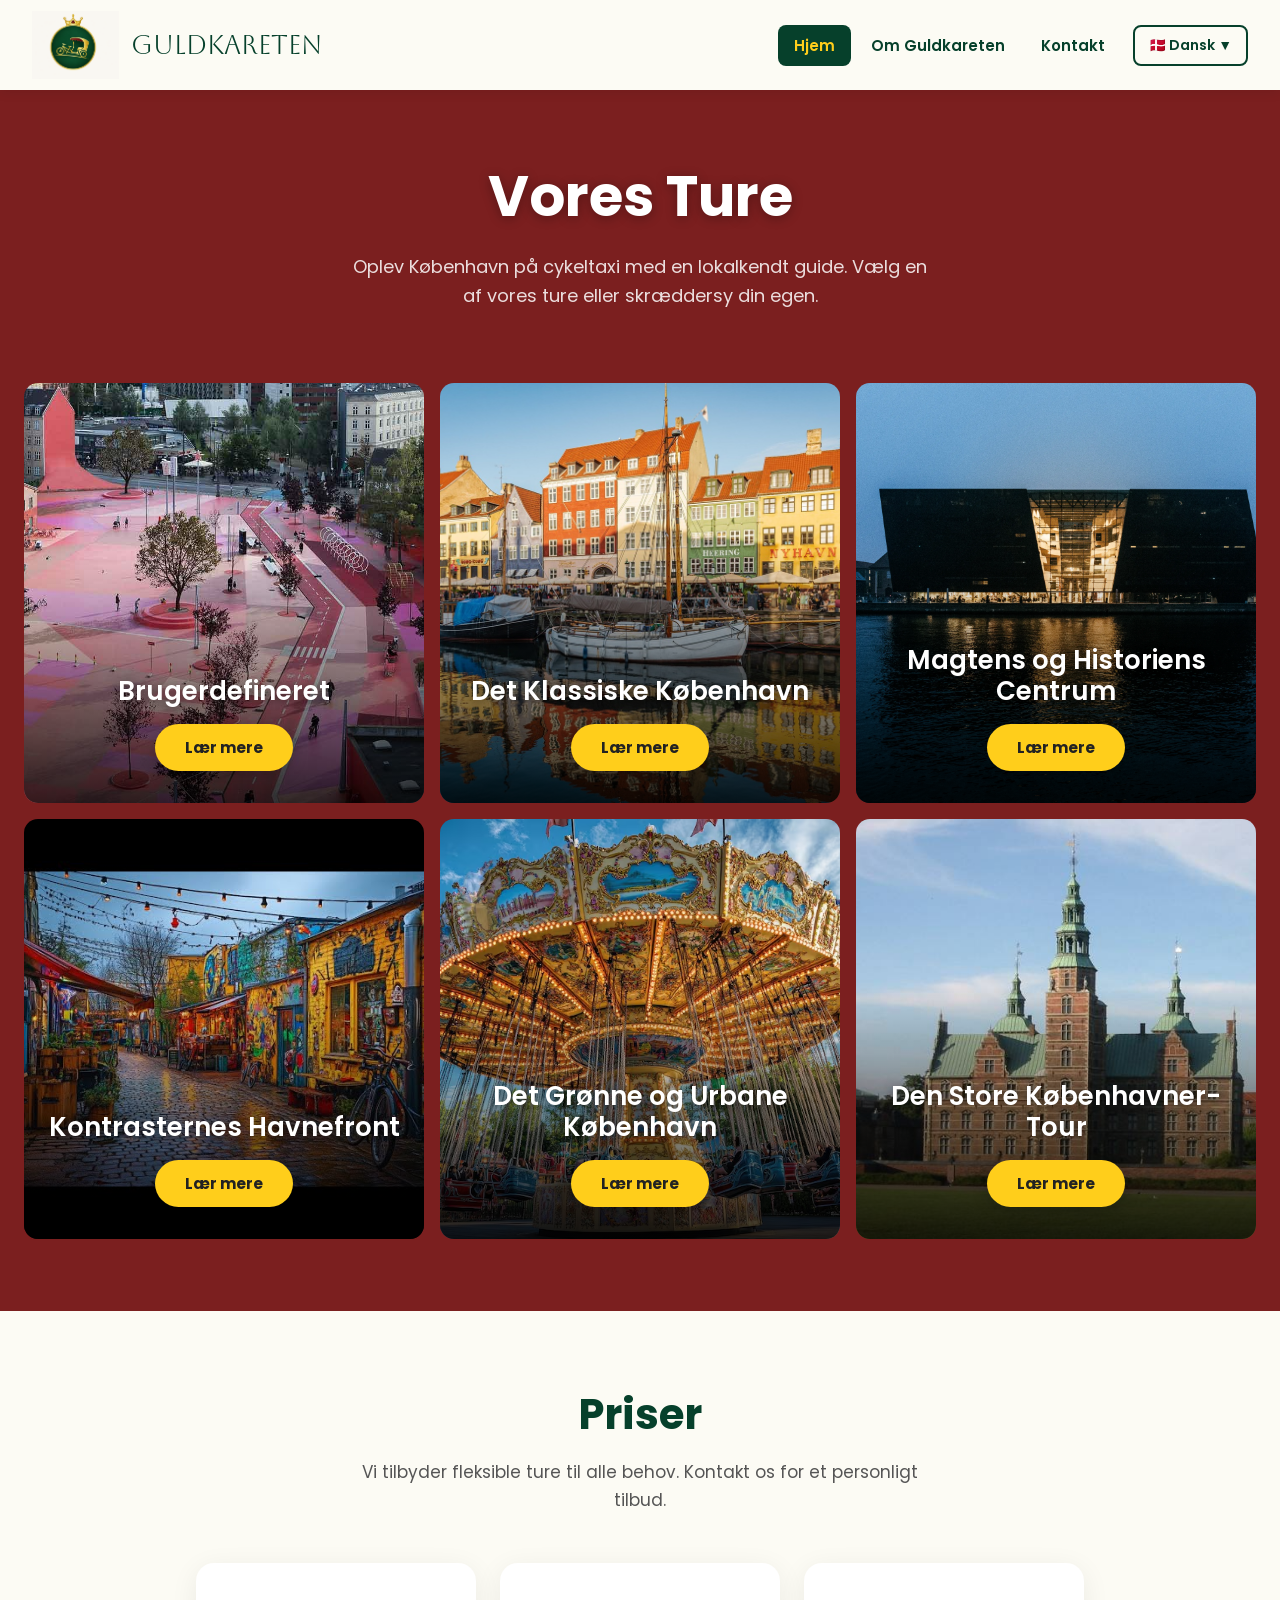
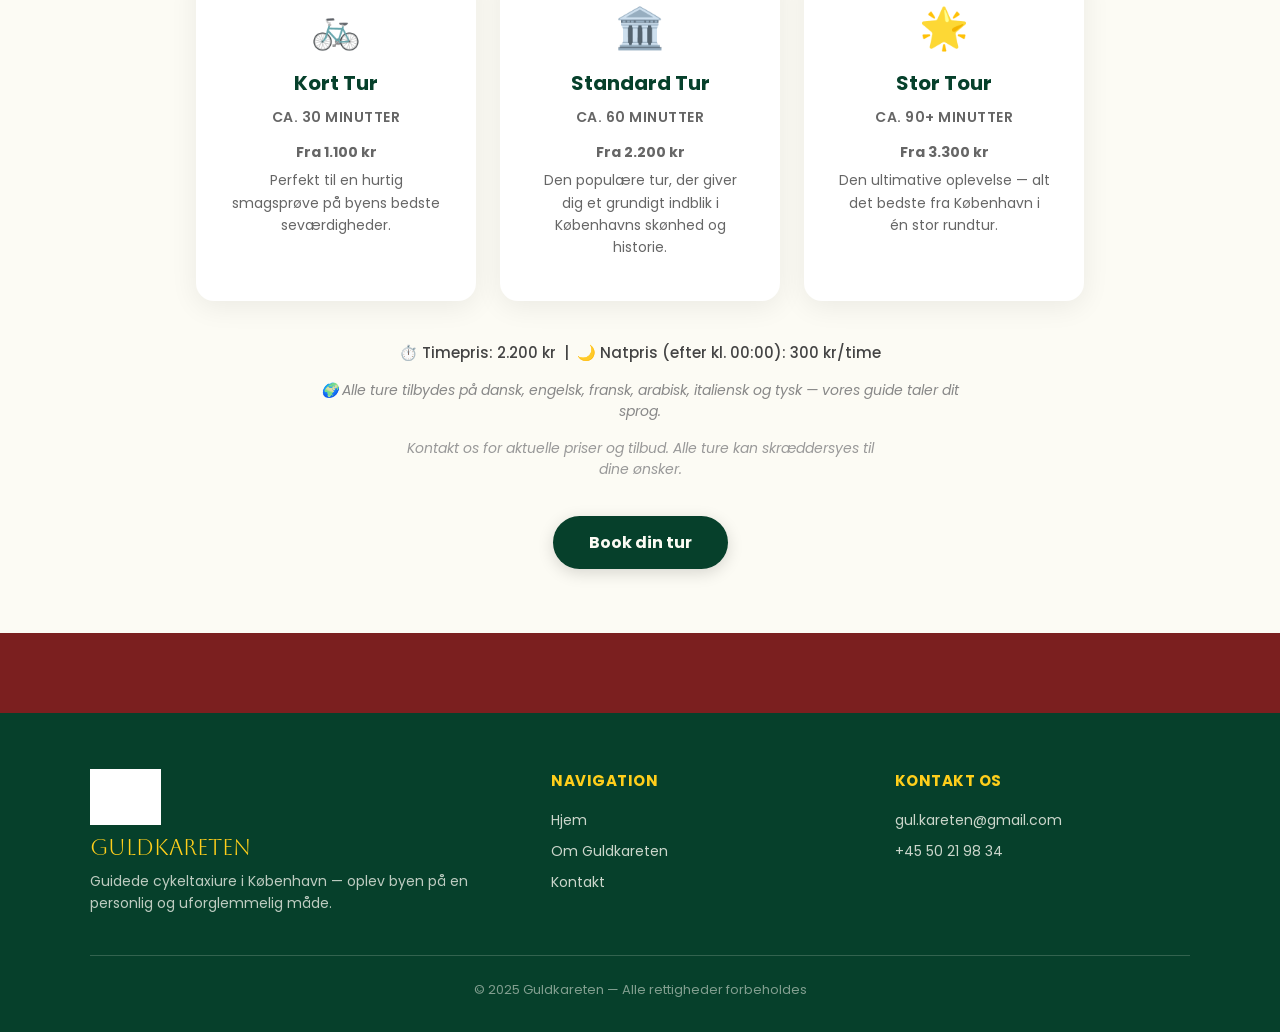
<file: index.html>
﻿<!DOCTYPE html>
<html lang="da" dir="ltr">
<head>
    <meta charset="UTF-8">
    <meta name="viewport" content="width=device-width, initial-scale=1.0">
    <meta name="description" content="Guldkareten — Guidede cykeltaxiure i København. Oplev byen på en personlig og uforglemmelig måde.">
    <title>Guldkareten — Cykeltaxiure i København</title>
    <link rel="stylesheet" href="Taxicykel.css">
</head>
<body>

    <header>
        <a href="index.html" class="header-brand">
            <img src="billeder/ChatGPT Image Jun 9, 2026, 02_54_41 PM.png" alt="Guldkareten logo">
            <span class="brand-name">Guldkareten</span>
        </a>
        <button class="hamburger" id="hamburger" aria-label="Åbn menu" aria-expanded="false">
            <span></span><span></span><span></span>
        </button>
        <nav id="nav">
            <a href="index.html" class="aktiv"
               data-da="Hjem" data-en="Home" data-fr="Accueil" data-ar="الرئيسية" data-it="Casa" data-de="Startseite">Hjem</a>
            <a href="omos.html"
               data-da="Om Guldkareten" data-en="About Guldkareten" data-fr="À propos" data-ar="عن غولدكارتن" data-it="Chi siamo" data-de="Über Guldkareten">Om Guldkareten</a>
            <a href="contact.html"
               data-da="Kontakt" data-en="Contact" data-fr="Contact" data-ar="اتصل بنا" data-it="Contatto" data-de="Kontakt">Kontakt</a>
            <div class="language-menu" id="languageMenu">
                <button class="language-btn" id="langBtn">🇩🇰 Dansk ▼</button>
                <div class="language-dropdown">
                    <a href="#" data-lang="da">🇩🇰 Dansk</a>
                    <a href="#" data-lang="en">🇬🇧 English</a>
                    <a href="#" data-lang="fr">🇫🇷 Français</a>
                    <a href="#" data-lang="ar">🇸🇦 العربية</a>
                    <a href="#" data-lang="it">🇮🇹 Italiano</a>
                    <a href="#" data-lang="de">🇩🇪 Deutsch</a>
                </div>
            </div>
        </nav>
    </header>

    <main>

        <section class="hero">
            <h1 data-da="Vores Ture" data-en="Our Tours" data-fr="Nos Tours" data-ar="جولاتنا" data-it="I Nostri Tour" data-de="Unsere Touren">Vores Ture</h1>
            <p data-da="Oplev København på cykeltaxi med en lokalkendt guide. Vælg en af vores ture eller skræddersy din egen."
               data-en="Explore Copenhagen by taxi bike with a local guide. Choose one of our tours or customize your own."
               data-fr="Explorez Copenhague en vélo-taxi avec un guide local. Choisissez l'un de nos tours ou créez le vôtre."
               data-ar="استكشف كوبنهاغن بالدراجة التاكسي مع دليل محلي. اختر إحدى جولاتنا أو صمّم جولتك الخاصة."
               data-it="Scopri Copenaghen in taxi bici con una guida locale. Scegli uno dei nostri tour o personalizza il tuo."
               data-de="Entdecken Sie Kopenhagen per Fahrradtaxi mit einem ortskundigen Führer. Wählen Sie eine unserer Touren oder gestalten Sie Ihre eigene.">
                Oplev København på cykeltaxi med en lokalkendt guide. Vælg en af vores ture eller skræddersy din egen.
            </p>
        </section>

        <div class="banner-wrapper">

            <div class="ture-container">
                <img src="billeder/brugerdefineret tur.jpeg" alt="Brugerdefineret tur">
                <div class="image-text">
                    <h2 class="promo-text"
                        data-da="Brugerdefineret" data-en="Custom Tour" data-fr="Tour sur mesure" data-ar="جولة مخصصة" data-it="Tour Personalizzato" data-de="Individuell">Brugerdefineret</h2>
                    <a href="Brugerdefineret.html" class="promo-button"
                       data-da="Lær mere" data-en="Learn more" data-fr="En savoir plus" data-ar="اعرف المزيد" data-it="Scopri di più" data-de="Mehr erfahren">Lær mere</a>
                </div>
            </div>

            <div class="ture-container">
                <img src="billeder/Nyhavn.jpg" alt="Det Klassiske København">
                <div class="image-text">
                    <h2 class="promo-text"
                        data-da="Det Klassiske København" data-en="Classic Copenhagen" data-fr="Copenhague classique" data-ar="كوبنهاغن الكلاسيكية" data-it="La Copenaghen Classica" data-de="Das klassische Kopenhagen">Det Klassiske København</h2>
                    <a href="det-klassiske-københavn.html" class="promo-button"
                       data-da="Lær mere" data-en="Learn more" data-fr="En savoir plus" data-ar="اعرف المزيد" data-it="Scopri di più" data-de="Mehr erfahren">Lær mere</a>
                </div>
            </div>

            <div class="ture-container">
                <img src="billeder/densortediamant.webp" alt="Magtens og Historiens Centrum">
                <div class="image-text">
                    <h2 class="promo-text"
                        data-da="Magtens og Historiens Centrum" data-en="Power &amp; History" data-fr="Pouvoir &amp; Histoire" data-ar="مركز القوة والتاريخ" data-it="Potere e Storia" data-de="Macht und Geschichte">Magtens og Historiens Centrum</h2>
                    <a href="Magtens-og-historiernes-centrum.html" class="promo-button"
                       data-da="Lær mere" data-en="Learn more" data-fr="En savoir plus" data-ar="اعرف المزيد" data-it="Scopri di più" data-de="Mehr erfahren">Lær mere</a>
                </div>
            </div>

            <div class="ture-container">
                <img src="billeder/christiania.jpg" alt="Kontrasternes Havnefront">
                <div class="image-text">
                    <h2 class="promo-text"
                        data-da="Kontrasternes Havnefront" data-en="Harbour Contrasts" data-fr="Contrastes du port" data-ar="واجهة الميناء المتناقضة" data-it="Contrasti del Porto" data-de="Hafenkontraste">Kontrasternes Havnefront</h2>
                    <a href="kontrasternes-havnefront.html" class="promo-button"
                       data-da="Lær mere" data-en="Learn more" data-fr="En savoir plus" data-ar="اعرف المزيد" data-it="Scopri di più" data-de="Mehr erfahren">Lær mere</a>
                </div>
            </div>

            <div class="ture-container">
                <img src="billeder/tivolibilled.avif" alt="Det Grønne og Urbane København">
                <div class="image-text">
                    <h2 class="promo-text"
                        data-da="Det Grønne og Urbane København" data-en="Green &amp; Urban Copenhagen" data-fr="Copenhague verte et urbaine" data-ar="كوبنهاغن الخضراء والحضرية" data-it="La Copenaghen Verde e Urbana" data-de="Das grüne und urbane Kopenhagen">Det Grønne og Urbane København</h2>
                    <a href="det-grønne-og-urbane-københavn.html" class="promo-button"
                       data-da="Lær mere" data-en="Learn more" data-fr="En savoir plus" data-ar="اعرف المزيد" data-it="Scopri di più" data-de="Mehr erfahren">Lær mere</a>
                </div>
            </div>

            <div class="ture-container">
                <img src="billeder/rosenborg.webp" alt="Den Store Københavner-Tour">
                <div class="image-text">
                    <h2 class="promo-text"
                        data-da="Den Store Københavner-Tour" data-en="The Grand Copenhagen Tour" data-fr="Le grand tour de Copenhague" data-ar="الجولة الكبرى في كوبنهاغن" data-it="Il Grande Tour di Copenaghen" data-de="Die Große Kopenhagen-Tour">Den Store Københavner-Tour</h2>
                    <a href="den-stor-københavner-tour.html" class="promo-button"
                       data-da="Lær mere" data-en="Learn more" data-fr="En savoir plus" data-ar="اعرف المزيد" data-it="Scopri di più" data-de="Mehr erfahren">Lær mere</a>
                </div>
            </div>

        </div>

        <section class="priser">
            <h2 data-da="Priser" data-en="Pricing" data-fr="Tarifs" data-ar="الأسعار" data-it="Prezzi" data-de="Preise">Priser</h2>
            <p class="pris-intro"
               data-da="Vi tilbyder fleksible ture til alle behov. Kontakt os for et personligt tilbud."
               data-en="We offer flexible tours for all needs. Contact us for a personal quote."
               data-fr="Nous proposons des tours flexibles pour tous les besoins. Contactez-nous pour un devis personnalisé."
               data-ar="نقدم جولات مرنة لجميع الاحتياجات. تواصل معنا للحصول على عرض شخصي."
               data-it="Offriamo tour flessibili per tutte le esigenze. Contattateci per un preventivo personalizzato."
               data-de="Wir bieten flexible Touren für alle Bedürfnisse. Kontaktieren Sie uns für ein persönliches Angebot.">
                Vi tilbyder fleksible ture til alle behov. Kontakt os for et personligt tilbud.
            </p>

            <div class="pris-grid">
                <div class="pris-kort">
                    <span class="pris-ikon">🚲</span>
                    <h3 data-da="Kort Tur" data-en="Short Tour" data-fr="Court Tour" data-ar="جولة قصيرة" data-it="Tour Breve" data-de="Kurze Tour">Kort Tur</h3>
                    <p class="pris-varighed"
                       data-da="Ca. 30 minutter" data-en="Approx. 30 minutes" data-fr="Env. 30 minutes" data-ar="حوالي 30 دقيقة" data-it="Circa 30 minuti" data-de="Ca. 30 Minuten">Ca. 30 minutter</p>
                    <p class="pris-beloeb"
                       data-da="Fra 1.100 kr" data-en="From 1,100 DKK" data-fr="À partir de 1 100 DKK" data-ar="ابتداءً من 1.100 كرون" data-it="Da 1.100 DKK" data-de="Ab 1.100 DKK">Fra 1.100 kr</p>
                    <p data-da="Perfekt til en hurtig smagsprøve på byens bedste seværdigheder."
                       data-en="Perfect for a quick taste of the city's best highlights."
                       data-fr="Parfait pour un aperçu rapide des meilleures attractions de la ville."
                       data-ar="مثالي للتذوق السريع لأبرز معالم المدينة."
                       data-it="Perfetto per assaporare rapidamente i migliori luoghi di interesse della città."
                       data-de="Perfekt für einen schnellen Vorgeschmack auf die besten Sehenswürdigkeiten der Stadt.">
                        Perfekt til en hurtig smagsprøve på byens bedste seværdigheder.
                    </p>
                </div>

                <div class="pris-kort">
                    <span class="pris-ikon">🏛️</span>
                    <h3 data-da="Standard Tur" data-en="Standard Tour" data-fr="Tour Standard" data-ar="جولة عادية" data-it="Tour Standard" data-de="Standard Tour">Standard Tur</h3>
                    <p class="pris-varighed"
                       data-da="Ca. 60 minutter" data-en="Approx. 60 minutes" data-fr="Env. 60 minutes" data-ar="حوالي 60 دقيقة" data-it="Circa 60 minuti" data-de="Ca. 60 Minuten">Ca. 60 minutter</p>
                    <p class="pris-beloeb"
                       data-da="Fra 2.200 kr" data-en="From 2,200 DKK" data-fr="À partir de 2 200 DKK" data-ar="ابتداءً من 2.200 كرون" data-it="Da 2.200 DKK" data-de="Ab 2.200 DKK">Fra 2.200 kr</p>
                    <p data-da="Den populære tur, der giver dig et grundigt indblik i Københavns skønhed og historie."
                       data-en="The popular tour that gives you a thorough insight into Copenhagen's beauty and history."
                       data-fr="Le tour populaire qui vous offre un aperçu approfondi de la beauté et de l'histoire de Copenhague."
                       data-ar="الجولة الشهيرة التي تمنحك نظرة معمّقة على جمال كوبنهاغن وتاريخها."
                       data-it="Il tour più popolare che ti offre una comprensione approfondita della bellezza e della storia di Copenaghen."
                       data-de="Die beliebte Tour, die Ihnen einen gründlichen Einblick in die Schönheit und Geschichte Kopenhagens gibt.">
                        Den populære tur, der giver dig et grundigt indblik i Københavns skønhed og historie.
                    </p>
                </div>

                <div class="pris-kort">
                    <span class="pris-ikon">🌟</span>
                    <h3 data-da="Stor Tour" data-en="Grand Tour" data-fr="Grand Tour" data-ar="جولة كبيرة" data-it="Tour Grande" data-de="Große Tour">Stor Tour</h3>
                    <p class="pris-varighed"
                       data-da="Ca. 90+ minutter" data-en="Approx. 90+ minutes" data-fr="Env. 90+ minutes" data-ar="+حوالي 90 دقيقة" data-it="Circa 90+ minuti" data-de="Ca. 90+ Minuten">Ca. 90+ minutter</p>
                    <p class="pris-beloeb"
                       data-da="Fra 3.300 kr" data-en="From 3,300 DKK" data-fr="À partir de 3 300 DKK" data-ar="ابتداءً من 3.300 كرون" data-it="Da 3.300 DKK" data-de="Ab 3.300 DKK">Fra 3.300 kr</p>
                    <p data-da="Den ultimative oplevelse — alt det bedste fra København i én stor rundtur."
                       data-en="The ultimate experience — all the best of Copenhagen in one grand tour."
                       data-fr="L'expérience ultime — tout le meilleur de Copenhague en un seul grand tour."
                       data-ar="التجربة المثلى — أفضل ما في كوبنهاغن في جولة كبيرة واحدة."
                       data-it="L'esperienza definitiva — il meglio di Copenaghen in un unico grande tour."
                       data-de="Das ultimative Erlebnis — das Beste Kopenhagens in einer großen Tour.">
                        Den ultimative oplevelse — alt det bedste fra København i én stor rundtur.
                    </p>
                </div>
            </div>

            <p class="pris-rate-info"
               data-da="⏱️ Timepris: 2.200 kr &nbsp;|&nbsp; 🌙 Natpris (efter kl. 00:00): 300 kr/time"
               data-en="⏱️ Hourly rate: 2,200 DKK &nbsp;|&nbsp; 🌙 Night rate (after 00:00): 300 DKK/hour"
               data-fr="⏱️ Tarif horaire : 2 200 DKK &nbsp;|&nbsp; 🌙 Tarif de nuit (après 00h00) : 300 DKK/heure"
               data-ar="⏱️ السعر بالساعة: 2.200 كرون &nbsp;|&nbsp; 🌙 سعر الليل (بعد 00:00): 300 كرون/ساعة"
               data-it="⏱️ Tariffa oraria: 2.200 DKK &nbsp;|&nbsp; 🌙 Tariffa notturna (dopo le 00:00): 300 DKK/ora"
               data-de="⏱️ Stundensatz: 2.200 DKK &nbsp;|&nbsp; 🌙 Nachttarif (nach 00:00 Uhr): 300 DKK/Stunde">
                ⏱️ Timepris: 2.200 kr &nbsp;|&nbsp; 🌙 Natpris (efter kl. 00:00): 300 kr/time
            </p>
            <p class="pris-sprog-note"
               data-da="🌍 Alle ture tilbydes på dansk, engelsk, fransk, arabisk, italiensk og tysk — vores guide taler dit sprog."
               data-en="🌍 All tours are offered in Danish, English, French, Arabic, Italian and German — our guide speaks your language."
               data-fr="🌍 Tous les tours sont proposés en danois, anglais, français, arabe, italien et allemand — notre guide parle votre langue."
               data-ar="🌍 تُقدَّم جميع الجولات باللغات الدنماركية والإنجليزية والفرنسية والعربية والإيطالية والألمانية — مرشدنا يتحدث لغتك."
               data-it="🌍 Tutti i tour sono disponibili in danese, inglese, francese, arabo, italiano e tedesco — la nostra guida parla la tua lingua."
               data-de="🌍 Alle Touren werden auf Dänisch, Englisch, Französisch, Arabisch, Italienisch und Deutsch angeboten — unser Guide spricht Ihre Sprache.">
                🌍 Alle ture tilbydes på dansk, engelsk, fransk, arabisk, italiensk og tysk — vores guide taler dit sprog.
            </p>
            <p class="pris-note"
               data-da="Kontakt os for aktuelle priser og tilbud. Alle ture kan skræddersyes til dine ønsker."
               data-en="Contact us for current prices and offers. All tours can be customized to your wishes."
               data-fr="Contactez-nous pour les tarifs actuels. Tous les tours peuvent être personnalisés selon vos souhaits."
               data-ar="تواصل معنا للأسعار الحالية والعروض. يمكن تخصيص جميع الجولات وفق رغباتك."
               data-it="Contattateci per i prezzi attuali e le offerte. Tutti i tour possono essere personalizzati secondo i vostri desideri."
               data-de="Kontaktieren Sie uns für aktuelle Preise und Angebote. Alle Touren können nach Ihren Wünschen angepasst werden.">
                Kontakt os for aktuelle priser og tilbud. Alle ture kan skræddersyes til dine ønsker.
            </p>
            <a href="contact.html" class="knap-groen"
               data-da="Book din tur" data-en="Book your tour" data-fr="Réservez votre tour" data-ar="احجز جولتك" data-it="Prenota il tuo tour" data-de="Tour buchen">Book din tur</a>
        </section>

    </main>

    <footer>
        <div class="footer-inner">
            <div class="footer-brand">
                <img src="billeder/ChatGPT Image Jun 9, 2026, 02_54_41 PM.png" alt="Guldkareten logo">
                <span class="footer-brand-name">Guldkareten</span>
                <p data-da="Guidede cykeltaxiure i København — oplev byen på en personlig og uforglemmelig måde."
                   data-en="Guided taxi-bike tours in Copenhagen — experience the city in a personal and unforgettable way."
                   data-fr="Tours guidés en vélo-taxi à Copenhague — vivez la ville de façon personnelle et inoubliable."
                   data-ar="جولات دراجات التاكسي الموجهة في كوبنهاغن — اكتشف المدينة بطريقة شخصية لا تُنسى."
                   data-it="Tour guidati in taxi bici a Copenaghen — vivi la città in modo personale e indimenticabile."
                   data-de="Geführte Fahrradtaxi-Touren in Kopenhagen — erleben Sie die Stadt auf persönliche und unvergessliche Weise.">
                    Guidede cykeltaxiure i København — oplev byen på en personlig og uforglemmelig måde.
                </p>
            </div>
            <div class="footer-col">
                <h4 data-da="Navigation" data-en="Navigation" data-fr="Navigation" data-ar="التنقل" data-it="Navigazione" data-de="Navigation">Navigation</h4>
                <a href="index.html" data-da="Hjem" data-en="Home" data-fr="Accueil" data-ar="الرئيسية" data-it="Casa" data-de="Startseite">Hjem</a>
                <a href="omos.html" data-da="Om Guldkareten" data-en="About Guldkareten" data-fr="À propos" data-ar="عن غولدكارتن" data-it="Chi siamo" data-de="Über Guldkareten">Om Guldkareten</a>
                <a href="contact.html" data-da="Kontakt" data-en="Contact" data-fr="Contact" data-ar="اتصل بنا" data-it="Contatto" data-de="Kontakt">Kontakt</a>
            </div>
            <div class="footer-col">
                <h4 data-da="Kontakt os" data-en="Contact us" data-fr="Contactez-nous" data-ar="اتصل بنا" data-it="Contattaci" data-de="Kontakt">Kontakt os</h4>
                <a href="mailto:gul.kareten@gmail.com">gul.kareten@gmail.com</a>
                <a href="tel:+4550219834">+45 50 21 98 34</a>
            </div>
        </div>
        <div class="footer-bottom">
            <p data-da="© 2025 Guldkareten — Alle rettigheder forbeholdes"
               data-en="© 2025 Guldkareten — All rights reserved"
               data-fr="© 2025 Guldkareten — Tous droits réservés"
               data-ar="© 2025 غولدكارتن — جميع الحقوق محفوظة"
               data-it="© 2025 Guldkareten — Tutti i diritti riservati"
               data-de="© 2025 Guldkareten — Alle Rechte vorbehalten">
                © 2026 Guldkareten — Alle rettigheder forbeholdes
            </p>
        </div>
    </footer>

    <script src="Taxicykel.js"></script>
</body>
</html>
</file>
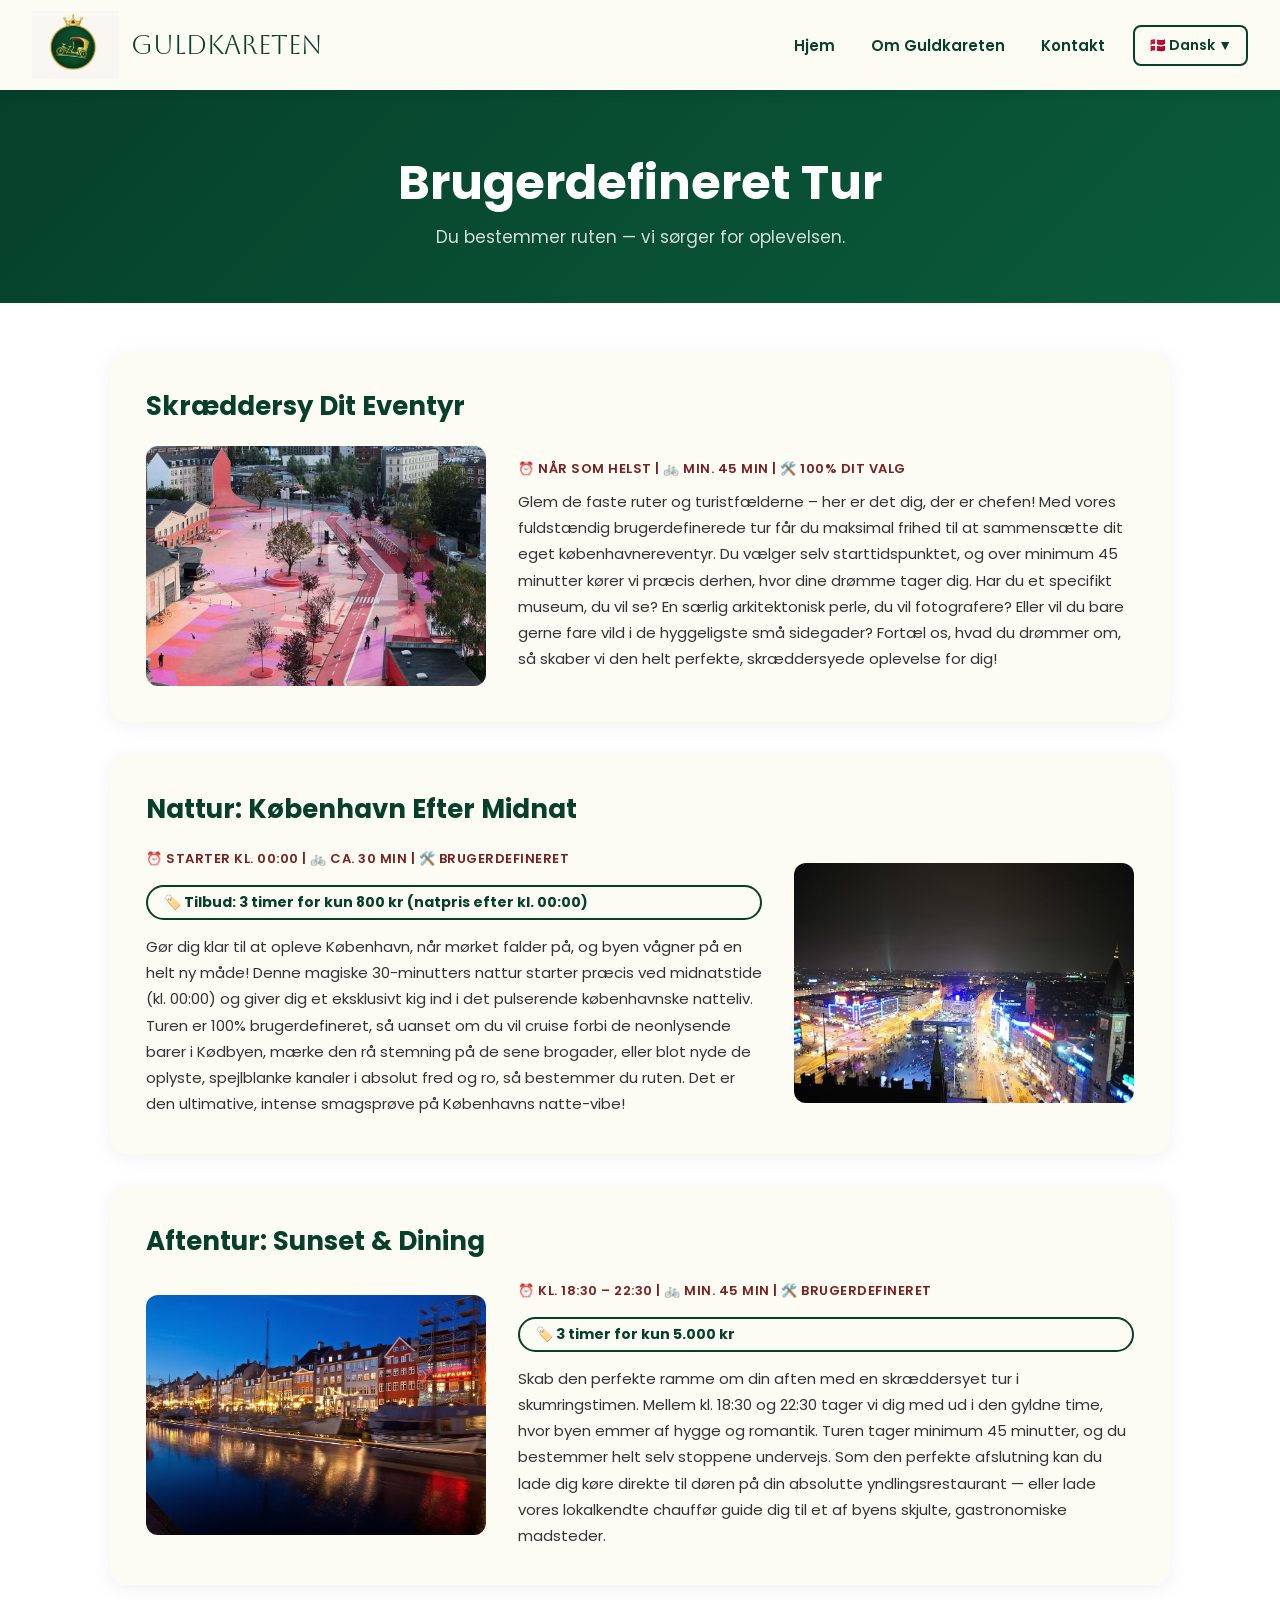
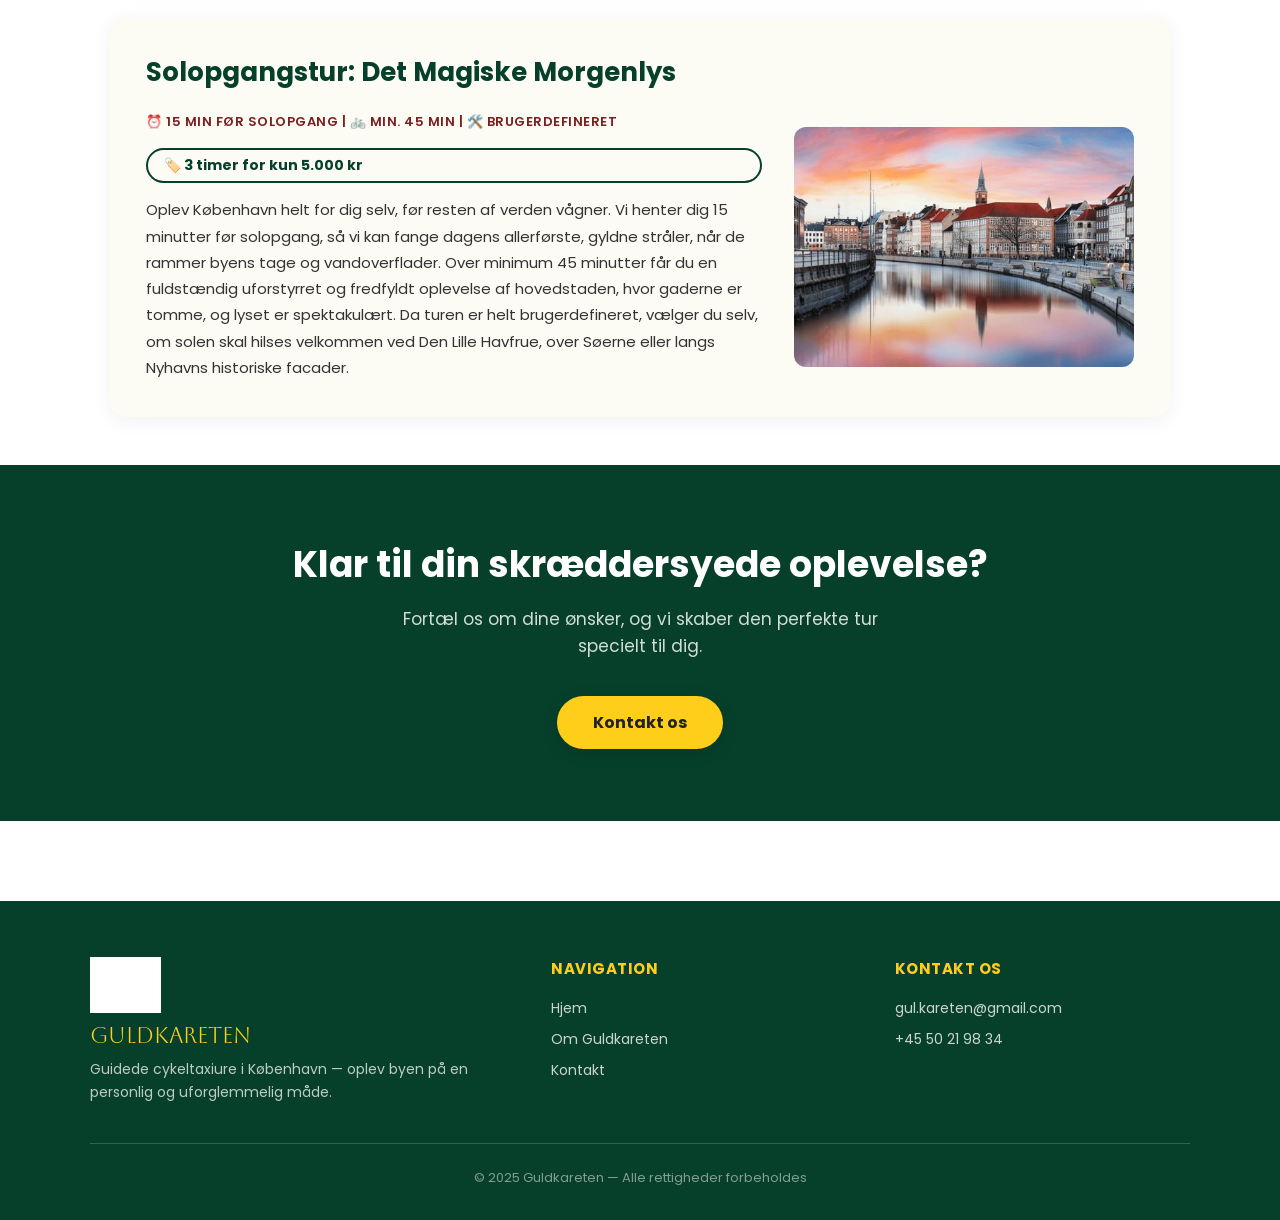
<file: Brugerdefineret.html>
﻿<!DOCTYPE html>
<html lang="da" dir="ltr">
<head>
    <meta charset="UTF-8">
    <meta name="viewport" content="width=device-width, initial-scale=1.0">
    <meta name="description" content="Brugerdefineret tur med Guldkareten — Skræddersy dit eget eventyr i København. Nattur, aftentur, solopgangstur og mere.">
    <title>Brugerdefineret Tur — Guldkareten</title>
    <link rel="stylesheet" href="brugerdefineret.css">
</head>
<body>

    <header>
        <a href="index.html" class="header-brand">
            <img src="billeder/ChatGPT Image Jun 9, 2026, 02_54_41 PM.png" alt="Guldkareten logo">
            <span class="brand-name">Guldkareten</span>
        </a>
        <button class="hamburger" id="hamburger" aria-label="Åbn menu" aria-expanded="false">
            <span></span><span></span><span></span>
        </button>
        <nav id="nav">
            <a href="index.html" data-da="Hjem" data-en="Home" data-fr="Accueil" data-ar="الرئيسية" data-it="Casa" data-de="Startseite">Hjem</a>
            <a href="omos.html" data-da="Om Guldkareten" data-en="About Guldkareten" data-fr="À propos" data-ar="عن غولدكارتن" data-it="Chi siamo" data-de="Über Guldkareten">Om Guldkareten</a>
            <a href="contact.html" data-da="Kontakt" data-en="Contact" data-fr="Contact" data-ar="اتصل بنا" data-it="Contatto" data-de="Kontakt">Kontakt</a>
            <div class="language-menu" id="languageMenu">
                <button class="language-btn" id="langBtn">🇩🇰 Dansk ▼</button>
                <div class="language-dropdown">
                    <a href="#" data-lang="da">🇩🇰 Dansk</a>
                    <a href="#" data-lang="en">🇬🇧 English</a>
                    <a href="#" data-lang="fr">🇫🇷 Français</a>
                    <a href="#" data-lang="ar">🇸🇦 العربية</a>
                    <a href="#" data-lang="it">🇮🇹 Italiano</a>
                    <a href="#" data-lang="de">🇩🇪 Deutsch</a>
                </div>
            </div>
        </nav>
    </header>

    <main>

        <section class="tur-hero">
            <h1 data-da="Brugerdefineret Tur" data-en="Custom Tour" data-fr="Tour Personnalisé" data-ar="جولة مخصصة" data-it="Tour Personalizzato" data-de="Individuelle Tour">Brugerdefineret Tur</h1>
            <p class="hero-subtitle" data-da="Du bestemmer ruten — vi sørger for oplevelsen." data-en="You choose the route — we deliver the experience." data-fr="Vous choisissez le parcours — nous créons l'expérience." data-ar="أنت تختار المسار — نحن نصنع التجربة." data-it="Tu scegli il percorso — noi creiamo l'esperienza." data-de="Du bestimmst die Route — wir sorgen für das Erlebnis.">
                Du bestemmer ruten — vi sørger for oplevelsen.
            </p>
        </section>

        <div class="ture-sektioner">

            <div class="ture-section">
                <h2 class="ture-title" data-da="Skræddersy Dit Eventyr" data-en="Design Your Adventure" data-fr="Personnalisez Votre Aventure" data-ar="صمّم مغامرتك" data-it="Progetta la Tua Avventura" data-de="Gestalte Dein Abenteuer">Skræddersy Dit Eventyr</h2>
                <div class="ture-content">
                    <div class="ture-image">
                        <img src="billeder/brugerdefineret tur.jpeg" alt="Skræddersy din egen rute">
                    </div>
                    <div class="ture-text">
                        <span class="ture-meta">⏰ <span data-da="Når som helst" data-en="Anytime" data-fr="Quand vous voulez" data-ar="في أي وقت" data-it="In qualsiasi momento" data-de="Jederzeit">Når som helst</span> | 🚲 <span data-da="Min. 45 min" data-en="Min. 45 min" data-fr="Min. 45 min" data-ar="45 دقيقة كحد أدنى" data-it="Min. 45 min" data-de="Mind. 45 Min.">Min. 45 min</span> | 🛠️ <span data-da="100% Dit valg" data-en="100% Your choice" data-fr="100% Votre choix" data-ar="100% اختيارك" data-it="100% La tua scelta" data-de="100% Deine Wahl">100% Dit valg</span></span>
                        <div data-lang="da">
                            <p>Glem de faste ruter og turistfælderne – her er det dig, der er chefen! Med vores fuldstændig brugerdefinerede tur får du maksimal frihed til at sammensætte dit eget københavnereventyr. Du vælger selv starttidspunktet, og over minimum 45 minutter kører vi præcis derhen, hvor dine drømme tager dig. Har du et specifikt museum, du vil se? En særlig arkitektonisk perle, du vil fotografere? Eller vil du bare gerne fare vild i de hyggeligste små sidegader? Fortæl os, hvad du drømmer om, så skaber vi den helt perfekte, skræddersyede oplevelse for dig!</p>
                        </div>
                        <div data-lang="en" style="display:none">
                            <p>Forget the fixed routes and tourist traps – here you are the boss! With our fully customised tour, you get maximum freedom to put together your own Copenhagen adventure. You choose the start time yourself, and for a minimum of 45 minutes we'll go exactly where your dreams take you. Do you have a specific museum you want to see? A particular architectural gem you want to photograph? Or do you just want to get lost in the cosiest little side streets? Tell us what you dream of, and we'll create the perfect, tailor-made experience for you!</p>
                        </div>
                        <div data-lang="fr" style="display:none">
                            <p>Oubliez les circuits fixes et les pièges à touristes – ici, c'est vous le patron ! Avec notre tour entièrement personnalisé, vous bénéficiez d'une liberté maximale pour composer votre propre aventure copenhaguoise. Vous choisissez vous-même l'heure de départ, et pendant au minimum 45 minutes, nous irons exactement là où vos rêves vous mènent. Vous avez un musée spécifique à voir ? Un joyau architectural particulier à photographier ? Ou souhaitez-vous simplement vous perdre dans les plus charmantes petites ruelles ? Dites-nous ce que vous rêvez, et nous créerons l'expérience sur mesure parfaite pour vous !</p>
                        </div>
                        <div data-lang="ar" style="display:none">
                            <p>انسَ المسارات الثابتة ومصائد السياح — أنت هنا من يتحكم! مع جولتنا المخصصة بالكامل، تحظى بحرية قصوى لتصميم مغامرتك الكوبنهاغنية الخاصة. أنت تختار وقت الانطلاق، وطوال 45 دقيقة على الأقل سنتوجه تماماً إلى حيث تأخذك أحلامك. هل لديك متحف بعينه تريد زيارته؟ جوهرة معمارية تريد تصويرها؟ أم تريد فقط أن تضيع في أضيق الأزقة وأكثرها دفئاً؟ أخبرنا بحلمك، وسنخلق لك التجربة المثالية!</p>
                        </div>
                        <div data-lang="it" style="display:none">
                            <p>Dimentica i percorsi fissi e le trappole per turisti – qui sei tu il capo! Con il nostro tour completamente personalizzato, hai la massima libertà di comporre la tua avventura copenaghena. Scegli tu stesso l'orario di partenza e per almeno 45 minuti andremo esattamente dove ti portano i sogni. Hai un museo specifico che vuoi vedere? Un gioiello architettonico da fotografare? O vuoi semplicemente perderti nei vicoli più accoglienti? Dicci cosa sogni, e creeremo per te l'esperienza perfetta e su misura!</p>
                        </div>
                        <div data-lang="de" style="display:none">
                            <p>Vergiss die festen Routen und Touristenfallen – hier bist du der Chef! Mit unserer vollständig individualisierten Tour hast du maximale Freiheit, dein eigenes Kopenhagen-Abenteuer zusammenzustellen. Du wählst selbst die Startzeit, und für mindestens 45 Minuten fahren wir genau dorthin, wohin dich deine Träume führen. Hast du ein bestimmtes Museum, das du sehen möchtest? Ein architektonisches Juwel, das du fotografieren willst? Oder möchtest du dich einfach in den gemütlichsten kleinen Gassen verlieren? Sag uns, wovon du träumst, und wir schaffen das perfekte, maßgeschneiderte Erlebnis für dich!</p>
                        </div>
                    </div>
                </div>
            </div>

            <div class="ture-section">
                <h2 class="ture-title" data-da="Nattur: København Efter Midnat" data-en="Night Tour: Copenhagen After Midnight" data-fr="Tour de Nuit : Copenhague après Minuit" data-ar="جولة ليلية: كوبنهاغن بعد منتصف الليل" data-it="Tour Notturno: Copenaghen Dopo Mezzanotte" data-de="Nachttour: Kopenhagen Nach Mitternacht">Nattur: København Efter Midnat</h2>
                <div class="ture-content">
                    <div class="ture-image">
                        <img src="billeder/ægtenattetur.jpg" alt="København om natten">
                    </div>
                    <div class="ture-text">
                        <span class="ture-meta">⏰ <span data-da="Starter kl. 00:00" data-en="Starts at 00:00" data-fr="Commence à 00:00" data-ar="يبدأ الساعة 00:00" data-it="Inizia alle 00:00" data-de="Beginn um 00:00 Uhr">Starter kl. 00:00</span> | 🚲 <span data-da="Ca. 30 min" data-en="Approx. 30 min" data-fr="Env. 30 min" data-ar="حوالي 30 دقيقة" data-it="Circa 30 min" data-de="Ca. 30 Min.">Ca. 30 min</span> | 🛠️ <span data-da="Brugerdefineret" data-en="Customised" data-fr="Personnalisé" data-ar="مخصص" data-it="Personalizzato" data-de="Individuell">Brugerdefineret</span></span>
                        <span class="pris-tilbud">🏷️ <span
                            data-da="Tilbud: 3 timer for kun 800 kr (natpris efter kl. 00:00)"
                            data-en="Offer: 3 hours for only 800 DKK (night rate after 00:00)"
                            data-fr="Offre : 3 heures pour seulement 800 DKK (tarif de nuit après 00h00)"
                            data-ar="عرض: 3 ساعات مقابل 800 كرون فقط (سعر الليل بعد 00:00)"
                            data-it="Offerta: 3 ore per soli 800 DKK (tariffa notturna dopo le 00:00)"
                            data-de="Angebot: 3 Stunden für nur 800 DKK (Nachttarif nach 00:00 Uhr)">Tilbud: 3 timer for kun 800 kr (natpris efter kl. 00:00)</span></span>
                        <div data-lang="da">
                            <p>Gør dig klar til at opleve København, når mørket falder på, og byen vågner på en helt ny måde! Denne magiske 30-minutters nattur starter præcis ved midnatstide (kl. 00:00) og giver dig et eksklusivt kig ind i det pulserende københavnske natteliv. Turen er 100% brugerdefineret, så uanset om du vil cruise forbi de neonlysende barer i Kødbyen, mærke den rå stemning på de sene brogader, eller blot nyde de oplyste, spejlblanke kanaler i absolut fred og ro, så bestemmer du ruten. Det er den ultimative, intense smagsprøve på Københavns natte-vibe!</p>
                        </div>
                        <div data-lang="en" style="display:none">
                            <p>Get ready to experience Copenhagen as darkness falls and the city awakens in a completely new way! This magical 30-minute night tour starts precisely at midnight (00:00) and gives you an exclusive peek into the pulsating Copenhagen nightlife. The tour is 100% customised, so whether you want to cruise past the neon-lit bars of Kødbyen, feel the raw atmosphere on the late-night neighbourhood streets, or simply enjoy the illuminated, mirror-smooth canals in absolute peace and quiet — you decide the route. It is the ultimate, intense taste of Copenhagen's night vibe!</p>
                        </div>
                        <div data-lang="fr" style="display:none">
                            <p>Préparez-vous à vivre Copenhague quand les ténèbres s'installent et que la ville s'éveille d'une toute nouvelle façon ! Ce tour de nuit magique de 30 minutes commence exactement à minuit (00:00) et vous offre un regard exclusif sur la vie nocturne palpitante de Copenhague. Le tour est personnalisé à 100 %, donc que vous vouliez croiser les bars aux néons du quartier des viandes, ressentir l'atmosphère brute des rues tardives, ou simplement profiter des canaux illuminés et lisses comme un miroir dans un calme absolu — c'est vous qui décidez du parcours. C'est l'avant-goût ultime et intense de l'ambiance nocturne de Copenhague !</p>
                        </div>
                        <div data-lang="ar" style="display:none">
                            <p>استعد لاكتشاف كوبنهاغن حين يهبط الظلام وتصحو المدينة بطريقة مختلفة تماماً! هذه الجولة الليلية السحرية التي تستمر 30 دقيقة تنطلق عند منتصف الليل تماماً (00:00) وتمنحك نظرة حصرية على الحياة الليلية النابضة في كوبنهاغن. الجولة مخصصة 100%، سواء أردت الإبحار بجانب حانات النيون في كودبيين، أو الشعور بالأجواء الخام في الشوارع الليلية، أو الاستمتاع بالقنوات المضاءة الهادئة — أنت من يقرر المسار. إنها الذوق الليلي الأكثر حدةً وإثارةً لكوبنهاغن!</p>
                        </div>
                        <div data-lang="it" style="display:none">
                            <p>Preparati a vivere Copenaghen quando cala l'oscurità e la città si risveglia in modo completamente nuovo! Questo magico tour notturno di 30 minuti inizia esattamente a mezzanotte (00:00) e ti offre uno sguardo esclusivo sulla pulsante vita notturna di Copenaghen. Il tour è personalizzato al 100%, quindi che tu voglia navigare davanti ai bar al neon del Kødbyen, sentire l'atmosfera grezza delle strade notturne, o semplicemente goderti i canali illuminati in assoluta pace — sei tu a decidere il percorso. È l'assaggio più intenso dell'atmosfera notturna di Copenaghen!</p>
                        </div>
                        <div data-lang="de" style="display:none">
                            <p>Bereite dich darauf vor, Kopenhagen zu erleben, wenn die Dunkelheit hereinbricht und die Stadt auf völlig neue Weise erwacht! Diese magische 30-minütige Nachttour beginnt genau um Mitternacht (00:00) und gibt dir einen exklusiven Einblick in das pulsierende Kopenhagener Nachtleben. Die Tour ist zu 100% individualisiert, egal ob du an den Neonbars des Kødbyen vorbeikruisen, die rohe Atmosphäre der nächtlichen Straßen spüren, oder einfach die beleuchteten Kanäle in absoluter Ruhe genießen möchtest — du entscheidest die Route. Es ist der intensivste Vorgeschmack auf Kopenhagens Nacht-Vibe!</p>
                        </div>
                    </div>
                </div>
            </div>

            <div class="ture-section">
                <h2 class="ture-title" data-da="Aftentur: Sunset &amp; Dining" data-en="Evening Tour: Sunset &amp; Dining" data-fr="Tour du Soir : Coucher de Soleil &amp; Dîner" data-ar="جولة مسائية: غروب الشمس والعشاء" data-it="Tour Serale: Tramonto &amp; Cena" data-de="Abendtour: Sonnenuntergang &amp; Dinner">Aftentur: Sunset &amp; Dining</h2>
                <div class="ture-content">
                    <div class="ture-image">
                        <img src="billeder/nattetur.jpg" alt="Aftenstemning og restaurant">
                    </div>
                    <div class="ture-text">
                        <span class="ture-meta">⏰ <span data-da="Kl. 18:30 – 22:30" data-en="18:30 – 22:30" data-fr="18h30 – 22h30" data-ar="18:30 – 22:30" data-it="18:30 – 22:30" data-de="18:30 – 22:30">Kl. 18:30 – 22:30</span> | 🚲 <span data-da="Min. 45 min" data-en="Min. 45 min" data-fr="Min. 45 min" data-ar="45 دقيقة كحد أدنى" data-it="Min. 45 min" data-de="Mind. 45 Min.">Min. 45 min</span> | 🛠️ <span data-da="Brugerdefineret" data-en="Customised" data-fr="Personnalisé" data-ar="مخصص" data-it="Personalizzato" data-de="Individuell">Brugerdefineret</span></span>
                        <span class="pris-tilbud">🏷️ <span
                            data-da="3 timer for kun 5.000 kr"
                            data-en="3 hours for only 5,000 DKK"
                            data-fr="3 heures pour seulement 5 000 DKK"
                            data-ar="3 ساعات مقابل 5.000 كرون فقط"
                            data-it="3 ore per soli 5.000 DKK"
                            data-de="3 Stunden für nur 5.000 DKK">3 timer for kun 5.000 kr</span></span>
                        <div data-lang="da">
                            <p>Skab den perfekte ramme om din aften med en skræddersyet tur i skumringstimen. Mellem kl. 18:30 og 22:30 tager vi dig med ud i den gyldne time, hvor byen emmer af hygge og romantik. Turen tager minimum 45 minutter, og du bestemmer helt selv stoppene undervejs. Som den perfekte afslutning kan du lade dig køre direkte til døren på din absolutte yndlingsrestaurant — eller lade vores lokalkendte chauffør guide dig til et af byens skjulte, gastronomiske madsteder.</p>
                        </div>
                        <div data-lang="en" style="display:none">
                            <p>Create the perfect setting for your evening with a tailored tour during the twilight hours. Between 18:30 and 22:30, we take you out into the golden hour, where the city is full of charm and romance. The tour takes a minimum of 45 minutes, and you decide all the stops along the way. As the perfect ending, you can be driven directly to the door of your favourite restaurant — or let our locally knowledgeable driver guide you to one of the city's hidden gastronomic gems.</p>
                        </div>
                        <div data-lang="fr" style="display:none">
                            <p>Créez le cadre parfait pour votre soirée avec un tour sur mesure pendant l'heure bleue. Entre 18h30 et 22h30, nous vous emmenons dans l'heure dorée, quand la ville déborde de charme et de romantisme. Le tour dure au minimum 45 minutes, et vous décidez vous-même des arrêts. En guise de conclusion parfaite, vous pouvez être conduit directement à la porte de votre restaurant favori — ou laisser notre chauffeur local vous guider vers l'un des joyaux gastronomiques cachés de la ville.</p>
                        </div>
                        <div data-lang="ar" style="display:none">
                            <p>اصنع الإطار المثالي لمساءك مع جولة مخصصة في ساعة الشفق. بين الساعة 18:30 و22:30، نصحبك في الساعة الذهبية حين تفيض المدينة بالدفء والرومانسية. الجولة تستمر 45 دقيقة على الأقل، وأنت من يحدد المحطات. وكختام مثالي، يمكنك أن تُقلّ إلى باب مطعمك المفضل مباشرةً — أو دع سائقنا المحلي يرشدك إلى أحد الجواهر الغاسترونومية المخفية في المدينة.</p>
                        </div>
                        <div data-lang="it" style="display:none">
                            <p>Crea la cornice perfetta per la tua serata con un tour su misura durante le ore del crepuscolo. Tra le 18:30 e le 22:30 ti portiamo nell'ora d'oro, quando la città trabocca di calore e romanticismo. Il tour dura almeno 45 minuti e sei tu a decidere le tappe. Come conclusione perfetta, puoi farti portare direttamente alla porta del tuo ristorante preferito — o lascia che il nostro autista locale ti guidi verso uno dei gioielli gastronomici nascosti della città.</p>
                        </div>
                        <div data-lang="de" style="display:none">
                            <p>Schaffe den perfekten Rahmen für deinen Abend mit einer maßgeschneiderten Tour in der Dämmerungsstunde. Zwischen 18:30 und 22:30 nehmen wir dich mit in die goldene Stunde, wenn die Stadt vor Gemütlichkeit und Romantik strotzt. Die Tour dauert mindestens 45 Minuten, und du bestimmst alle Stopps. Als perfekten Abschluss kannst du direkt vor die Tür deines Lieblingsrestaurants gefahren werden — oder lass unseren ortskundigen Fahrer dich zu einem der versteckten gastronomischen Juwelen der Stadt führen.</p>
                        </div>
                    </div>
                </div>
            </div>

            <div class="ture-section">
                <h2 class="ture-title" data-da="Solopgangstur: Det Magiske Morgenlys" data-en="Sunrise Tour: The Magic Morning Light" data-fr="Tour au Lever du Soleil : La Magie de la Lumière Matinale" data-ar="جولة الشروق: سحر ضوء الصباح" data-it="Tour all'Alba: La Luce Magica del Mattino" data-de="Sonnenaufgangstour: Das Magische Morgenlicht">Solopgangstur: Det Magiske Morgenlys</h2>
                <div class="ture-content">
                    <div class="ture-image">
                        <img src="billeder/solopgang.webp" alt="Solopgang over vandet">
                    </div>
                    <div class="ture-text">
                        <span class="ture-meta">⏰ <span data-da="15 min før solopgang" data-en="15 min before sunrise" data-fr="15 min avant le lever" data-ar="15 دقيقة قبل الشروق" data-it="15 min prima dell'alba" data-de="15 Min. vor Sonnenaufgang">15 min før solopgang</span> | 🚲 <span data-da="Min. 45 min" data-en="Min. 45 min" data-fr="Min. 45 min" data-ar="45 دقيقة كحد أدنى" data-it="Min. 45 min" data-de="Mind. 45 Min.">Min. 45 min</span> | 🛠️ <span data-da="Brugerdefineret" data-en="Customised" data-fr="Personnalisé" data-ar="مخصص" data-it="Personalizzato" data-de="Individuell">Brugerdefineret</span></span>
                        <span class="pris-tilbud">🏷️ <span
                            data-da="3 timer for kun 5.000 kr"
                            data-en="3 hours for only 5,000 DKK"
                            data-fr="3 heures pour seulement 5 000 DKK"
                            data-ar="3 ساعات مقابل 5.000 كرون فقط"
                            data-it="3 ore per soli 5.000 DKK"
                            data-de="3 Stunden für nur 5.000 DKK">3 timer for kun 5.000 kr</span></span>
                        <div data-lang="da">
                            <p>Oplev København helt for dig selv, før resten af verden vågner. Vi henter dig 15 minutter før solopgang, så vi kan fange dagens allerførste, gyldne stråler, når de rammer byens tage og vandoverflader. Over minimum 45 minutter får du en fuldstændig uforstyrret og fredfyldt oplevelse af hovedstaden, hvor gaderne er tomme, og lyset er spektakulært. Da turen er helt brugerdefineret, vælger du selv, om solen skal hilses velkommen ved Den Lille Havfrue, over Søerne eller langs Nyhavns historiske facader.</p>
                        </div>
                        <div data-lang="en" style="display:none">
                            <p>Experience Copenhagen entirely to yourself, before the rest of the world wakes up. We pick you up 15 minutes before sunrise so we can catch the day's very first golden rays as they hit the city's rooftops and water surfaces. Over a minimum of 45 minutes, you get a completely undisturbed and peaceful experience of the capital, where the streets are empty and the light is spectacular. Since the tour is fully customised, you choose whether to greet the sun at The Little Mermaid, over The Lakes, or along Nyhavn's historic facades.</p>
                        </div>
                        <div data-lang="fr" style="display:none">
                            <p>Découvrez Copenhague seul(e) au monde, avant que le reste du monde ne se réveille. Nous venons vous chercher 15 minutes avant le lever du soleil afin de capter les tout premiers rayons dorés de la journée lorsqu'ils frappent les toits et les surfaces aquatiques de la ville. Pendant au minimum 45 minutes, vous vivez une expérience entièrement paisible et sans interruption de la capitale, où les rues sont vides et la lumière est spectaculaire. Le tour étant entièrement personnalisé, vous choisissez si vous voulez accueillir le soleil à La Petite Sirène, au-dessus des Lacs ou le long des façades historiques de Nyhavn.</p>
                        </div>
                        <div data-lang="ar" style="display:none">
                            <p>اكتشف كوبنهاغن وحيداً، قبل أن يصحو بقية العالم. نأتي لاصطحابك قبل 15 دقيقة من شروق الشمس لنلتقط أولى أشعتها الذهبية حين تتسلل على أسطح المدينة وأسطح الماء. طوال 45 دقيقة على الأقل، تعيش تجربة هادئة وغير منقطعة للعاصمة حيث الشوارع خالية والضوء مذهل. بما أن الجولة مخصصة بالكامل، تختار أنت أين تستقبل الشمس — عند حورية البحر الصغيرة، أم فوق البحيرات، أم على طول واجهات نيهافن التاريخية.</p>
                        </div>
                        <div data-lang="it" style="display:none">
                            <p>Scopri Copenaghen tutta per te, prima che il resto del mondo si svegli. Veniamo a prenderti 15 minuti prima dell'alba per catturare i primissimi raggi dorati del giorno mentre toccano i tetti e le superfici d'acqua della città. Per almeno 45 minuti, vivrai un'esperienza completamente indisturbata e pacifica della capitale, dove le strade sono vuote e la luce è spettacolare. Poiché il tour è completamente personalizzato, sei tu a scegliere se salutare il sole alla Sirenetta, sopra i Laghi, o lungo le storiche facciate di Nyhavn.</p>
                        </div>
                        <div data-lang="de" style="display:none">
                            <p>Erlebe Kopenhagen ganz für dich allein, bevor der Rest der Welt aufwacht. Wir holen dich 15 Minuten vor Sonnenaufgang ab, damit wir die allerersten goldenen Strahlen des Tages einfangen, wenn sie auf die Dächer und Wasseroberflächen der Stadt treffen. Für mindestens 45 Minuten erlebst du die Hauptstadt völlig ungestört und friedvoll, mit leeren Straßen und spektakulärem Licht. Da die Tour vollständig individualisiert ist, wählst du selbst, ob du die Sonne bei der Kleinen Meerjungfrau, über den Seen oder entlang der historischen Fassaden von Nyhavn begrüßen möchtest.</p>
                        </div>
                    </div>
                </div>
            </div>

        </div>

        <section class="tur-cta">
            <h2 data-da="Klar til din skræddersyede oplevelse?" data-en="Ready for your tailor-made experience?" data-fr="Prêt(e) pour votre expérience sur mesure ?" data-ar="مستعد لتجربتك المخصصة؟" data-it="Pronto per la tua esperienza su misura?" data-de="Bereit für dein maßgeschneidertes Erlebnis?">Klar til din skræddersyede oplevelse?</h2>
            <p data-da="Fortæl os om dine ønsker, og vi skaber den perfekte tur specielt til dig." data-en="Tell us about your wishes, and we'll create the perfect tour especially for you." data-fr="Parlez-nous de vos souhaits, et nous créerons le tour parfait spécialement pour vous." data-ar="أخبرنا برغباتك، وسنصمم لك الجولة المثالية خصيصاً." data-it="Raccontaci i tuoi desideri, e creeremo il tour perfetto appositamente per te." data-de="Erzähl uns von deinen Wünschen, und wir kreieren die perfekte Tour speziell für dich.">
                Fortæl os om dine ønsker, og vi skaber den perfekte tur specielt til dig.
            </p>
            <a href="contact.html" class="knap-gul" data-da="Kontakt os" data-en="Contact us" data-fr="Contactez-nous" data-ar="اتصل بنا" data-it="Contattaci" data-de="Kontakt">Kontakt os</a>
        </section>

    </main>

    <footer>
        <div class="footer-inner">
            <div class="footer-brand">
                <img src="billeder/ChatGPT Image Jun 9, 2026, 02_54_41 PM.png" alt="Guldkareten logo">
                <span class="footer-brand-name">Guldkareten</span>
                <p data-da="Guidede cykeltaxiure i København — oplev byen på en personlig og uforglemmelig måde."
                   data-en="Guided taxi-bike tours in Copenhagen — experience the city in a personal and unforgettable way."
                   data-fr="Tours guidés en vélo-taxi à Copenhague — vivez la ville de façon personnelle et inoubliable."
                   data-ar="جولات دراجات التاكسي الموجهة في كوبنهاغن — اكتشف المدينة بطريقة شخصية لا تُنسى."
                   data-it="Tour guidati in taxi bici a Copenaghen — vivi la città in modo personale e indimenticabile."
                   data-de="Geführte Fahrradtaxi-Touren in Kopenhagen — erleben Sie die Stadt auf persönliche und unvergessliche Weise.">
                    Guidede cykeltaxiure i København — oplev byen på en personlig og uforglemmelig måde.
                </p>
            </div>
            <div class="footer-col">
                <h4 data-da="Navigation" data-en="Navigation" data-fr="Navigation" data-ar="التنقل" data-it="Navigazione" data-de="Navigation">Navigation</h4>
                <a href="index.html" data-da="Hjem" data-en="Home" data-fr="Accueil" data-ar="الرئيسية" data-it="Casa" data-de="Startseite">Hjem</a>
                <a href="omos.html" data-da="Om Guldkareten" data-en="About Guldkareten" data-fr="À propos" data-ar="عن غولدكارتن" data-it="Chi siamo" data-de="Über Guldkareten">Om Guldkareten</a>
                <a href="contact.html" data-da="Kontakt" data-en="Contact" data-fr="Contact" data-ar="اتصل بنا" data-it="Contatto" data-de="Kontakt">Kontakt</a>
            </div>
            <div class="footer-col">
                <h4 data-da="Kontakt os" data-en="Contact us" data-fr="Contactez-nous" data-ar="اتصل بنا" data-it="Contattaci" data-de="Kontakt">Kontakt os</h4>
                <a href="mailto:gul.kareten@gmail.com">gul.kareten@gmail.com</a>
                <a href="tel:+4550219834">+45 50 21 98 34</a>
            </div>
        </div>
        <div class="footer-bottom">
            <p data-da="© 2025 Guldkareten — Alle rettigheder forbeholdes"
               data-en="© 2025 Guldkareten — All rights reserved"
               data-fr="© 2025 Guldkareten — Tous droits réservés"
               data-ar="© 2025 غولدكارتن — جميع الحقوق محفوظة"
               data-it="© 2025 Guldkareten — Tutti i diritti riservati"
               data-de="© 2025 Guldkareten — Alle Rechte vorbehalten">
                © 2025 Guldkareten — Alle rettigheder forbeholdes
            </p>
        </div>
    </footer>

    <script src="Taxicykel.js"></script>
</body>
</html>
</file>
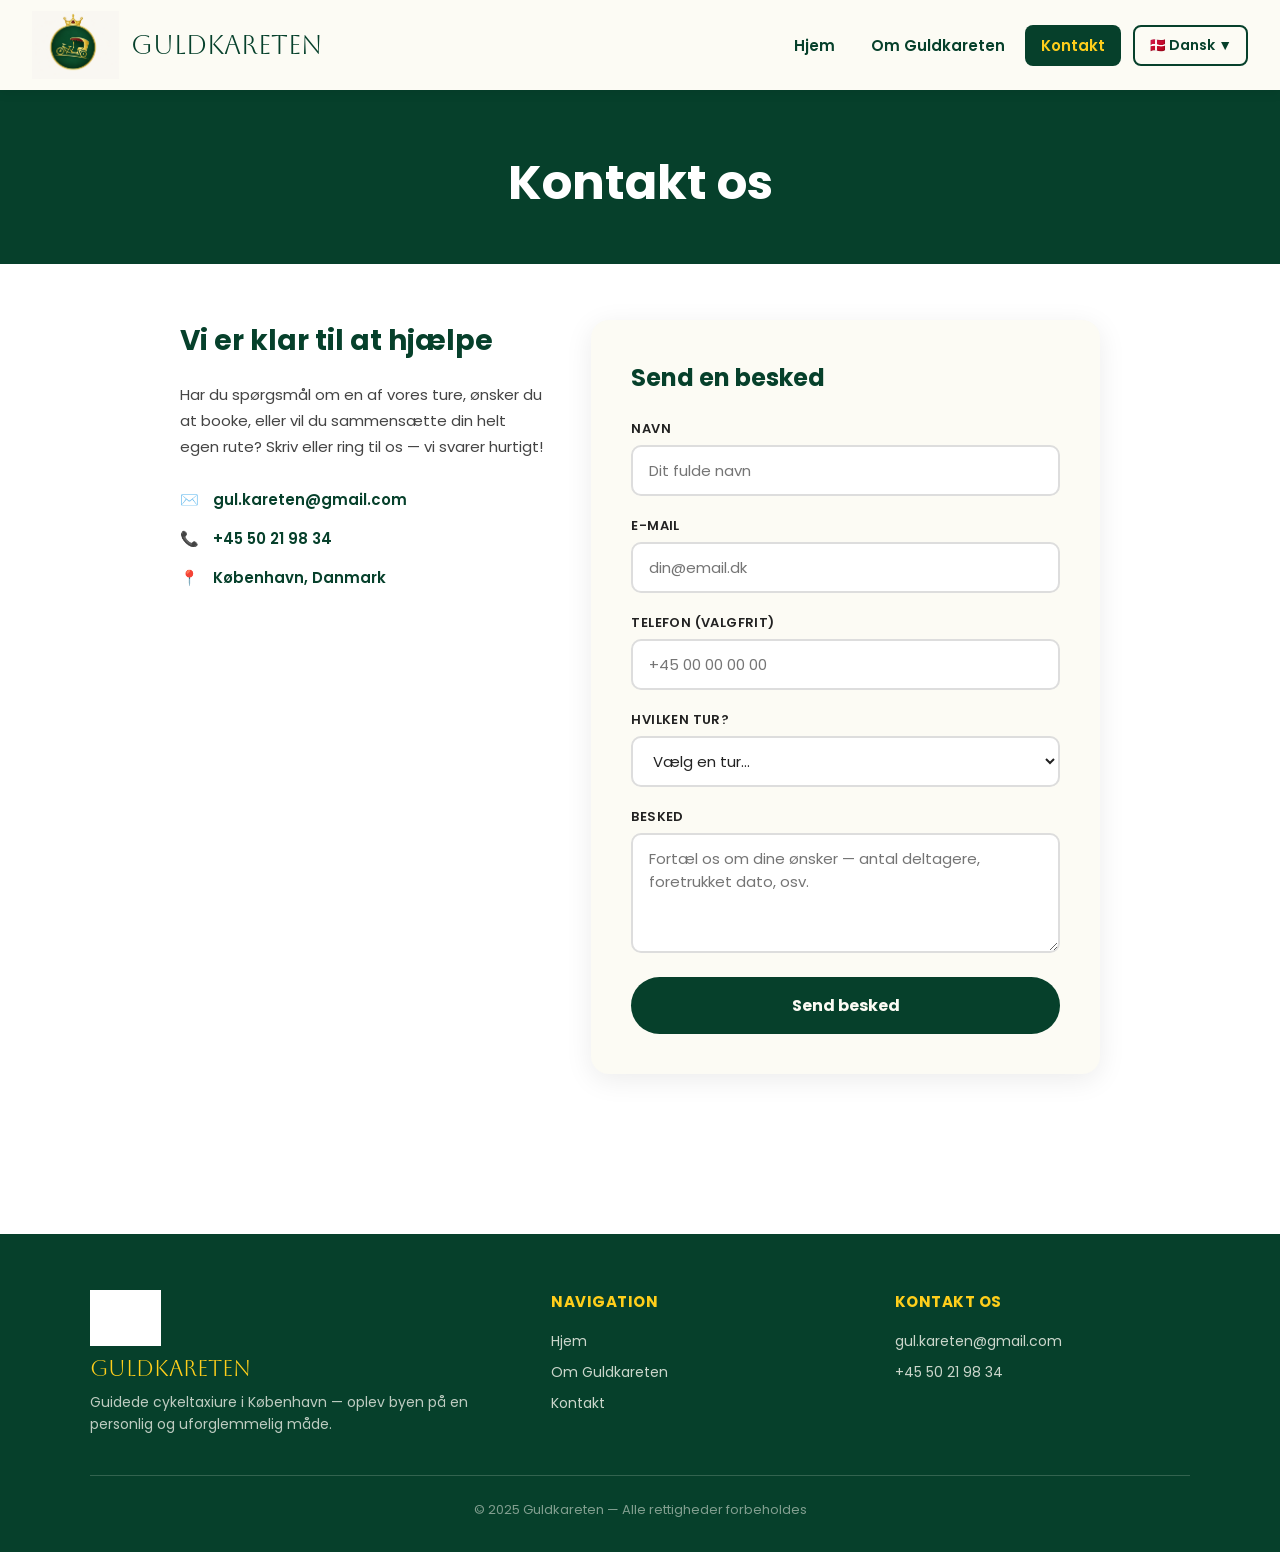
<file: contact.html>
﻿<!DOCTYPE html>
<html lang="da" dir="ltr">
<head>
    <meta charset="UTF-8">
    <meta name="viewport" content="width=device-width, initial-scale=1.0">
    <title>Kontakt — Guldkareten</title>
    <link rel="stylesheet" href="Ture.css">
    <style>
        .kontakt-wrapper{max-width:960px;margin:0 auto;padding:56px 20px 80px;display:grid;grid-template-columns:1fr 1.4fr;gap:48px;align-items:start}
        .kontakt-info h2{font-family:'Poppins',sans-serif;font-size:28px;font-weight:700;color:var(--groen);margin-bottom:20px}
        .kontakt-info p{font-family:'Poppins',sans-serif;font-size:15px;color:#444;line-height:1.75;margin-bottom:28px}
        .kontakt-detalje{display:flex;align-items:center;gap:14px;margin-bottom:16px}
        .kontakt-ikon{font-size:22px;flex-shrink:0}
        .kontakt-detalje a,.kontakt-detalje span{font-family:'Poppins',sans-serif;font-size:15px;font-weight:600;color:var(--groen);text-decoration:none}
        .kontakt-detalje a:hover{text-decoration:underline}
        .kontakt-form{background-color:var(--lys);padding:40px;border-radius:18px;box-shadow:0 6px 28px rgba(0,0,0,.08)}
        .kontakt-form h2{font-family:'Poppins',sans-serif;font-size:24px;font-weight:700;color:var(--groen);margin-bottom:24px}
        .form-gruppe{margin-bottom:20px}
        .form-gruppe label{display:block;font-family:'Poppins',sans-serif;font-size:13px;font-weight:600;color:var(--moerk);margin-bottom:6px;text-transform:uppercase;letter-spacing:.4px}
        .form-gruppe input,.form-gruppe select,.form-gruppe textarea{width:100%;padding:12px 16px;font-family:'Poppins',sans-serif;font-size:15px;color:var(--moerk);background-color:var(--hvid);border:2px solid #ddd;border-radius:10px;outline:none;transition:border-color .2s ease}
        .form-gruppe input:focus,.form-gruppe select:focus,.form-gruppe textarea:focus{border-color:var(--groen)}
        .form-gruppe textarea{resize:vertical;min-height:120px}
        .form-knap{width:100%;padding:16px;background-color:var(--groen);color:var(--lys);font-family:'Poppins',sans-serif;font-size:16px;font-weight:700;border:none;border-radius:50px;cursor:pointer;transition:background-color .2s ease,transform .2s ease}
        .form-knap:hover{background-color:#053520;transform:translateY(-2px)}
        @media(max-width:740px){.kontakt-wrapper{grid-template-columns:1fr;gap:32px;padding:40px 16px 60px}.kontakt-form{padding:28px 20px}}
    </style>
</head>
<body>
    <header>
        <a href="index.html" class="header-brand">
            <img src="billeder/ChatGPT Image Jun 9, 2026, 02_54_41 PM.png" alt="Guldkareten logo">
            <span class="brand-name">Guldkareten</span>
        </a>
        <button class="hamburger" id="hamburger" aria-label="Åbn menu" aria-expanded="false">
            <span></span><span></span><span></span>
        </button>
        <nav id="nav">
            <a href="index.html" data-da="Hjem" data-en="Home" data-fr="Accueil" data-ar="الرئيسية" data-it="Casa" data-de="Startseite">Hjem</a>
            <a href="omos.html" data-da="Om Guldkareten" data-en="About Guldkareten" data-fr="À propos" data-ar="عن غولدكارتن" data-it="Chi siamo" data-de="Über Guldkareten">Om Guldkareten</a>
            <a href="contact.html" class="aktiv" data-da="Kontakt" data-en="Contact" data-fr="Contact" data-ar="اتصل بنا" data-it="Contatto" data-de="Kontakt">Kontakt</a>
            <div class="language-menu" id="languageMenu">
                <button class="language-btn" id="langBtn">🇩🇰 Dansk ▼</button>
                <div class="language-dropdown">
                    <a href="#" data-lang="da">🇩🇰 Dansk</a>
                    <a href="#" data-lang="en">🇬🇧 English</a>
                    <a href="#" data-lang="fr">🇫🇷 Français</a>
                    <a href="#" data-lang="ar">🇸🇦 العربية</a>
                    <a href="#" data-lang="it">🇮🇹 Italiano</a>
                    <a href="#" data-lang="de">🇩🇪 Deutsch</a>
                </div>
            </div>
        </nav>
    </header>

    <main>
        <section class="tur-hero">
            <h1 data-da="Kontakt os" data-en="Contact us" data-fr="Contactez-nous" data-ar="اتصل بنا" data-it="Contattaci" data-de="Kontakt">Kontakt os</h1>
        </section>

        <div class="kontakt-wrapper">
            <div class="kontakt-info">
                <h2 data-da="Vi er klar til at hjælpe" data-en="We are ready to help" data-fr="Nous sommes prêts à vous aider" data-ar="نحن مستعدون للمساعدة" data-it="Siamo pronti ad aiutarti" data-de="Wir helfen Ihnen gerne">Vi er klar til at hjælpe</h2>
                <p data-da="Har du spørgsmål om en af vores ture, ønsker du at booke, eller vil du sammensætte din helt egen rute? Skriv eller ring til os — vi svarer hurtigt!"
                   data-en="Do you have questions about one of our tours, want to book, or would you like to create your own custom route? Write or call us — we respond quickly!"
                   data-fr="Avez-vous des questions sur l'un de nos tours, souhaitez-vous réserver ou composer votre propre itinéraire ? Écrivez-nous ou appelez-nous — nous répondons rapidement !"
                   data-ar="هل لديك أسئلة حول إحدى جولاتنا، أو تريد الحجز، أو تودّ تصميم مسارك الخاص؟ اكتب لنا أو اتصل بنا — نردّ بسرعة!"
                   data-it="Hai domande su uno dei nostri tour, vuoi prenotare, o vorresti creare il tuo percorso personalizzato? Scrivici o chiamaci — rispondiamo rapidamente!"
                   data-de="Haben Sie Fragen zu einer unserer Touren, möchten Sie buchen oder Ihre ganz eigene Route zusammenstellen? Schreiben oder rufen Sie uns an — wir antworten schnell!">
                    Har du spørgsmål om en af vores ture, ønsker du at booke, eller vil du sammensætte din helt egen rute? Skriv eller ring til os — vi svarer hurtigt!
                </p>
                <div class="kontakt-detalje">
                    <span class="kontakt-ikon">✉️</span>
                    <a href="mailto:gul.kareten@gmail.com">gul.kareten@gmail.com</a>
                </div>
                <div class="kontakt-detalje">
                    <span class="kontakt-ikon">📞</span>
                    <a href="tel:+4550219834">+45 50 21 98 34</a>
                </div>
                <div class="kontakt-detalje">
                    <span class="kontakt-ikon">📍</span>
                    <span data-da="København, Danmark" data-en="Copenhagen, Denmark" data-fr="Copenhague, Danemark" data-ar="كوبنهاغن، الدنمارك" data-it="Copenaghen, Danimarca" data-de="Kopenhagen, Dänemark">København, Danmark</span>
                </div>
            </div>

            <form class="kontakt-form" id="kontaktForm" novalidate>
                <h2 data-da="Send en besked" data-en="Send a message" data-fr="Envoyer un message" data-ar="أرسل رسالة" data-it="Invia un messaggio" data-de="Nachricht senden">Send en besked</h2>

                <div class="form-gruppe">
                    <label for="navn" data-da="Navn" data-en="Name" data-fr="Nom" data-ar="الاسم" data-it="Nome" data-de="Name">Navn</label>
                    <input type="text" id="navn" name="navn" placeholder="Dit fulde navn" required>
                </div>
                <div class="form-gruppe">
                    <label for="email">E-mail</label>
                    <input type="email" id="email" name="email" placeholder="din@email.dk" required>
                </div>
                <div class="form-gruppe">
                    <label for="telefon" data-da="Telefon (valgfrit)" data-en="Phone (optional)" data-fr="Téléphone (facultatif)" data-ar="الهاتف (اختياري)" data-it="Telefono (facoltativo)" data-de="Telefon (optional)">Telefon (valgfrit)</label>
                    <input type="tel" id="telefon" name="telefon" placeholder="+45 00 00 00 00">
                </div>
                <div class="form-gruppe">
                    <label for="tur" data-da="Hvilken tur?" data-en="Which tour?" data-fr="Quel tour ?" data-ar="أي جولة؟" data-it="Quale tour?" data-de="Welche Tour?">Hvilken tur?</label>
                    <select id="tur" name="tur">
                        <option value="" data-da="Vælg en tur..." data-en="Select a tour..." data-fr="Choisir un tour..." data-ar="اختر جولة..." data-it="Scegli un tour..." data-de="Tour auswählen...">Vælg en tur...</option>
                        <option value="Det Klassiske København">Det Klassiske København</option>
                        <option value="Magtens og Historiens Centrum">Magtens og Historiens Centrum</option>
                        <option value="Kontrasternes Havnefront">Kontrasternes Havnefront</option>
                        <option value="Det Grønne og Urbane København">Det Grønne og Urbane København</option>
                        <option value="Den Store Københavner-Tour">Den Store Københavner-Tour</option>
                        <option value="Brugerdefineret Tur">Brugerdefineret Tur</option>
                    </select>
                </div>
                <div class="form-gruppe">
                    <label for="besked" data-da="Besked" data-en="Message" data-fr="Message" data-ar="الرسالة" data-it="Messaggio" data-de="Nachricht">Besked</label>
                    <textarea id="besked" name="besked" placeholder="Fortæl os om dine ønsker — antal deltagere, foretrukket dato, osv."></textarea>
                </div>
                <button type="submit" class="form-knap" data-da="Send besked" data-en="Send message" data-fr="Envoyer le message" data-ar="إرسال الرسالة" data-it="Invia messaggio" data-de="Nachricht senden">Send besked</button>
            </form>
        </div>
    </main>

    <footer>
        <div class="footer-inner">
            <div class="footer-brand">
                <img src="billeder/ChatGPT Image Jun 9, 2026, 02_54_41 PM.png" alt="Guldkareten logo">
                <span class="footer-brand-name">Guldkareten</span>
                <p data-da="Guidede cykeltaxiure i København — oplev byen på en personlig og uforglemmelig måde."
                   data-en="Guided taxi-bike tours in Copenhagen — experience the city in a personal and unforgettable way."
                   data-fr="Tours guidés en vélo-taxi à Copenhague — vivez la ville de façon personnelle et inoubliable."
                   data-ar="جولات دراجات التاكسي الموجهة في كوبنهاغن — اكتشف المدينة بطريقة شخصية لا تُنسى."
                   data-it="Tour guidati in taxi bici a Copenaghen — vivi la città in modo personale e indimenticabile."
                   data-de="Geführte Fahrradtaxi-Touren in Kopenhagen — erleben Sie die Stadt auf persönliche und unvergessliche Weise.">
                    Guidede cykeltaxiure i København — oplev byen på en personlig og uforglemmelig måde.
                </p>
            </div>
            <div class="footer-col">
                <h4 data-da="Navigation" data-en="Navigation" data-fr="Navigation" data-ar="التنقل" data-it="Navigazione" data-de="Navigation">Navigation</h4>
                <a href="index.html" data-da="Hjem" data-en="Home" data-fr="Accueil" data-ar="الرئيسية" data-it="Casa" data-de="Startseite">Hjem</a>
                <a href="omos.html" data-da="Om Guldkareten" data-en="About Guldkareten" data-fr="À propos" data-ar="عن غولدكارتن" data-it="Chi siamo" data-de="Über Guldkareten">Om Guldkareten</a>
                <a href="contact.html" data-da="Kontakt" data-en="Contact" data-fr="Contact" data-ar="اتصل بنا" data-it="Contatto" data-de="Kontakt">Kontakt</a>
            </div>
            <div class="footer-col">
                <h4 data-da="Kontakt os" data-en="Contact us" data-fr="Contactez-nous" data-ar="اتصل بنا" data-it="Contattaci" data-de="Kontakt">Kontakt os</h4>
                <a href="mailto:gul.kareten@gmail.com">gul.kareten@gmail.com</a>
                <a href="tel:+4550219834">+45 50 21 98 34</a>
            </div>
        </div>
        <div class="footer-bottom">
            <p data-da="© 2025 Guldkareten — Alle rettigheder forbeholdes"
               data-en="© 2025 Guldkareten — All rights reserved"
               data-fr="© 2025 Guldkareten — Tous droits réservés"
               data-ar="© 2025 غولدكارتن — جميع الحقوق محفوظة"
               data-it="© 2025 Guldkareten — Tutti i diritti riservati"
               data-de="© 2025 Guldkareten — Alle Rechte vorbehalten">
                © 2025 Guldkareten — Alle rettigheder forbeholdes
            </p>
        </div>
    </footer>
    <script src="Taxicykel.js"></script>
</body>
</html>
</file>
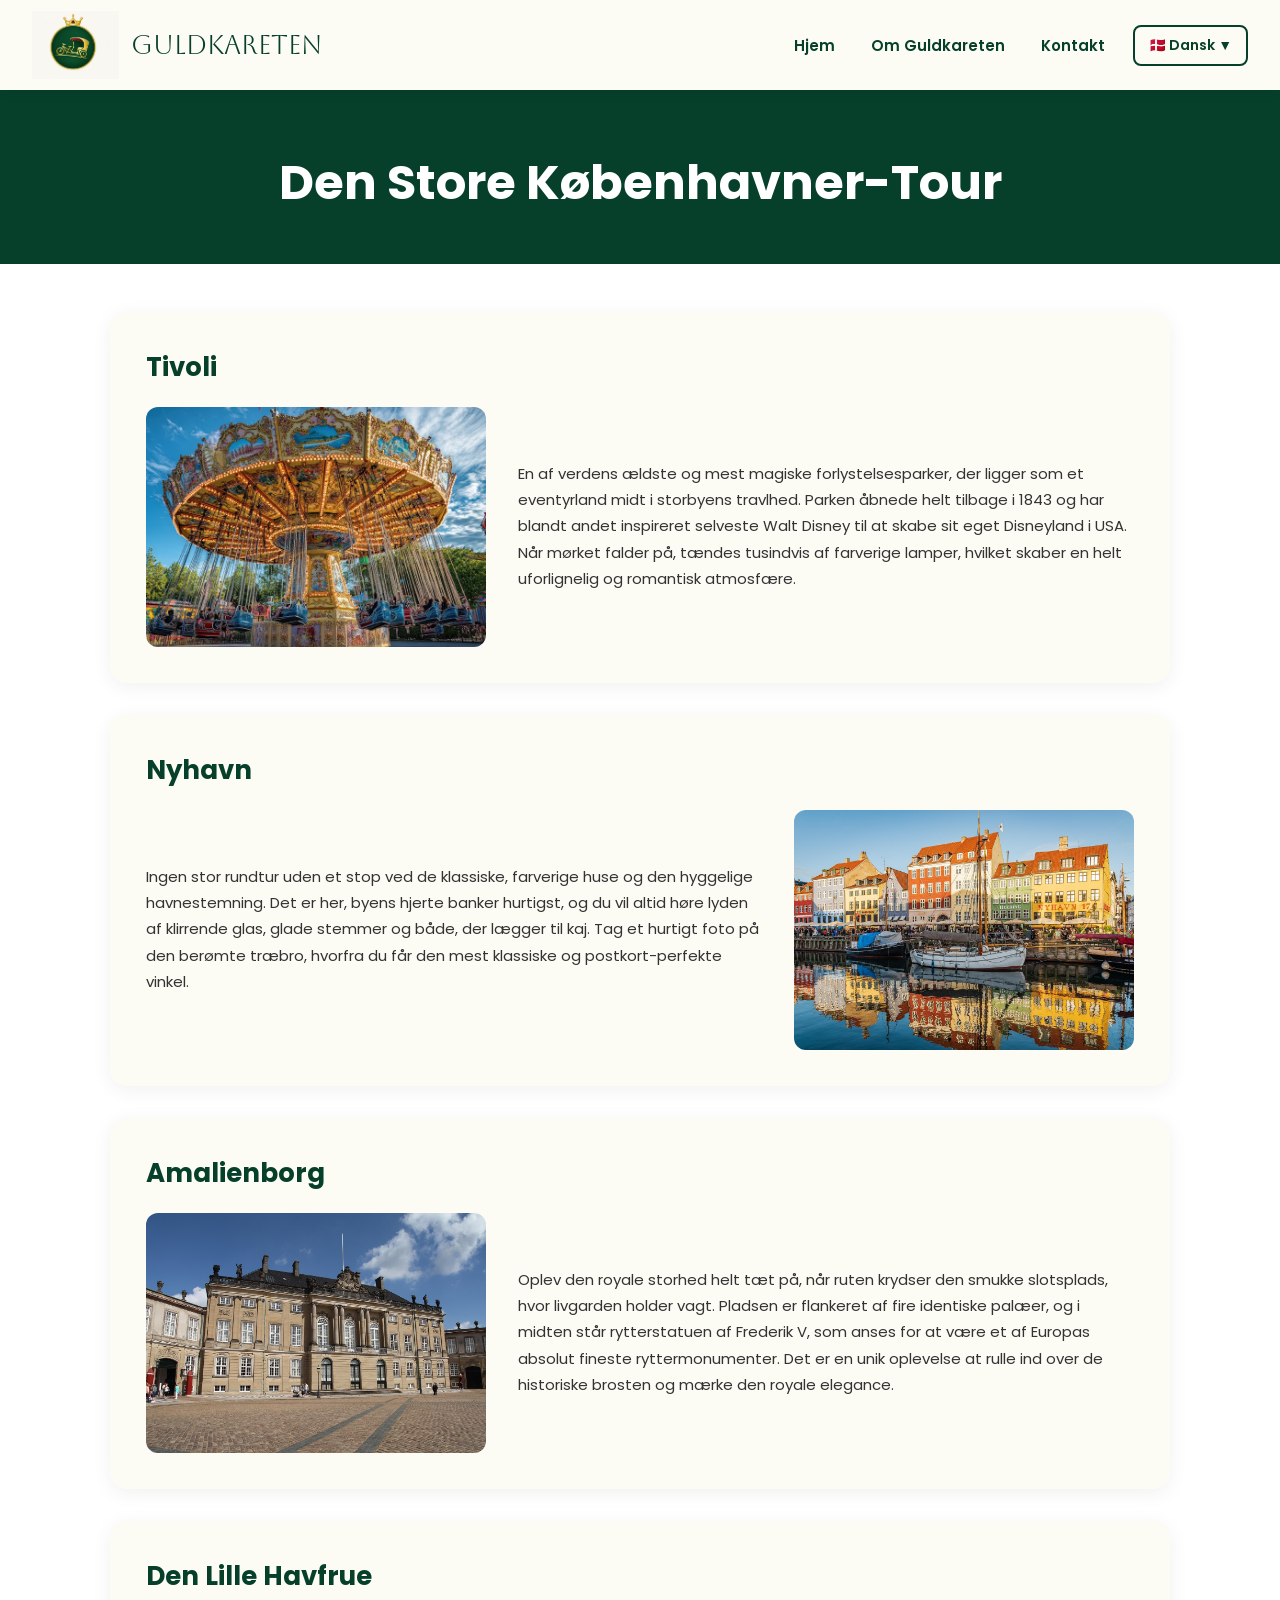
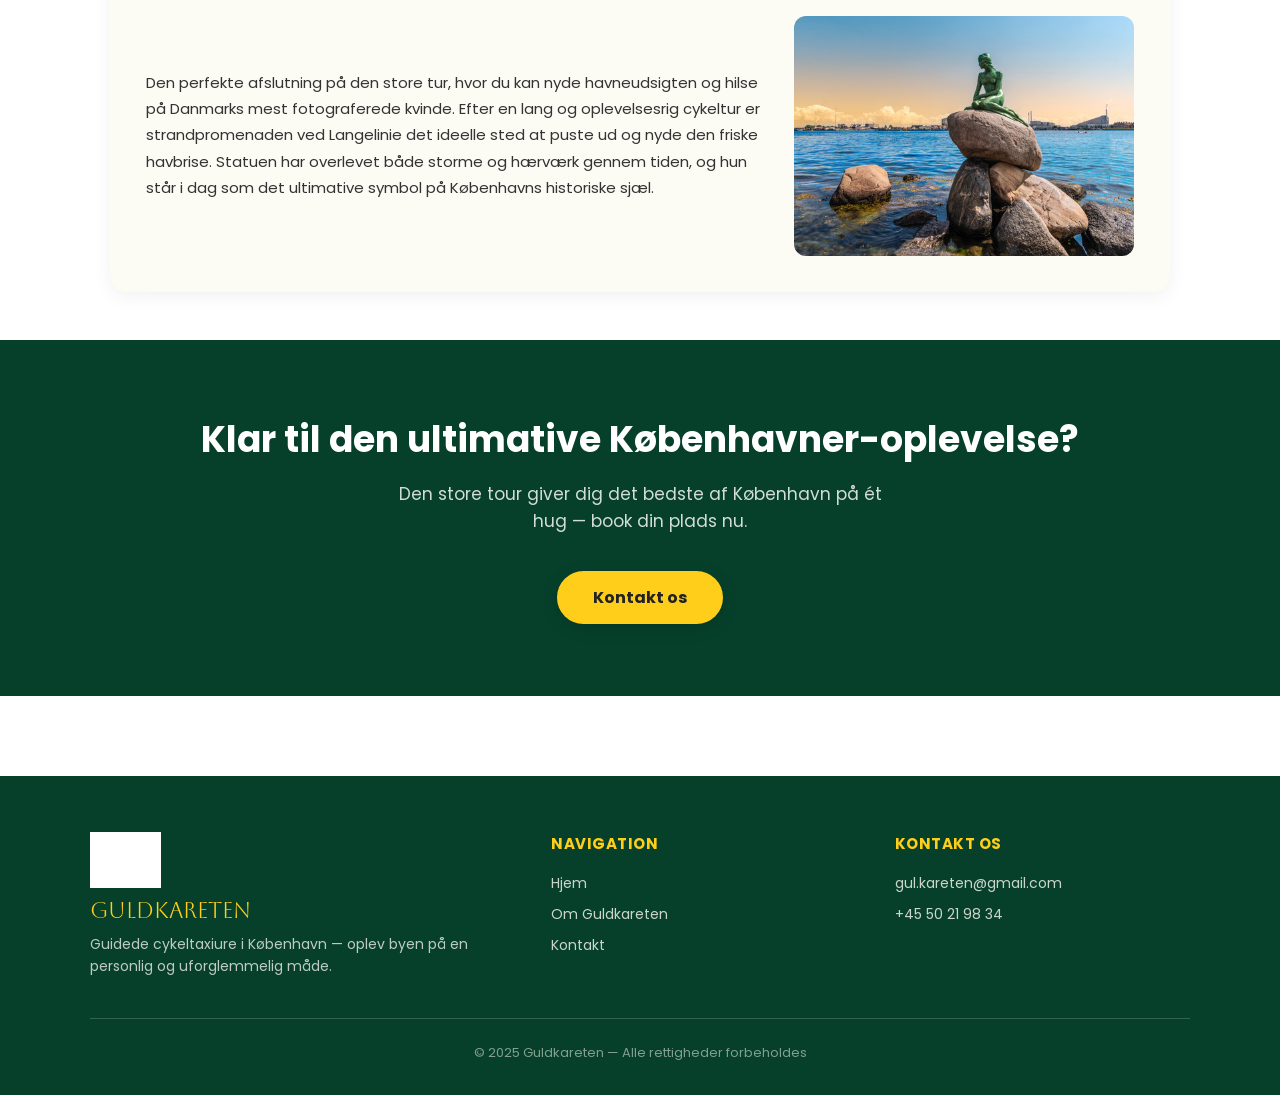
<file: den-stor-københavner-tour.html>
﻿<!DOCTYPE html>
<html lang="da" dir="ltr">
<head>
    <meta charset="UTF-8">
    <meta name="viewport" content="width=device-width, initial-scale=1.0">
    <title>Den Store Københavner-Tour — Guldkareten</title>
    <link rel="stylesheet" href="Ture.css">
</head>
<body>
    <header>
        <a href="index.html" class="header-brand">
            <img src="billeder/ChatGPT Image Jun 9, 2026, 02_54_41 PM.png" alt="Guldkareten logo">
            <span class="brand-name">Guldkareten</span>
        </a>
        <button class="hamburger" id="hamburger" aria-label="Åbn menu" aria-expanded="false">
            <span></span><span></span><span></span>
        </button>
        <nav id="nav">
            <a href="index.html" data-da="Hjem" data-en="Home" data-fr="Accueil" data-ar="الرئيسية" data-it="Casa" data-de="Startseite">Hjem</a>
            <a href="omos.html" data-da="Om Guldkareten" data-en="About Guldkareten" data-fr="À propos" data-ar="عن غولدكارتن" data-it="Chi siamo" data-de="Über Guldkareten">Om Guldkareten</a>
            <a href="contact.html" data-da="Kontakt" data-en="Contact" data-fr="Contact" data-ar="اتصل بنا" data-it="Contatto" data-de="Kontakt">Kontakt</a>
            <div class="language-menu" id="languageMenu">
                <button class="language-btn" id="langBtn">🇩🇰 Dansk ▼</button>
                <div class="language-dropdown">
                    <a href="#" data-lang="da">🇩🇰 Dansk</a>
                    <a href="#" data-lang="en">🇬🇧 English</a>
                    <a href="#" data-lang="fr">🇫🇷 Français</a>
                    <a href="#" data-lang="ar">🇸🇦 العربية</a>
                    <a href="#" data-lang="it">🇮🇹 Italiano</a>
                    <a href="#" data-lang="de">🇩🇪 Deutsch</a>
                </div>
            </div>
        </nav>
    </header>

    <main>
        <section class="tur-hero">
            <h1 data-da="Den Store Københavner-Tour" data-en="The Grand Copenhagen Tour" data-fr="Le grand tour de Copenhague" data-ar="الجولة الكبرى في كوبنهاغن" data-it="Il Grande Tour di Copenaghen" data-de="Die Große Kopenhagen-Tour">Den Store Københavner-Tour</h1>
        </section>

        <div class="ture-sektioner">

            <div class="ture-section">
                <h2 class="ture-title" data-da="Tivoli" data-en="Tivoli Gardens" data-fr="Jardins de Tivoli" data-ar="حدائق تيفولي" data-it="Giardini di Tivoli" data-de="Tivoli Gärten">Tivoli</h2>
                <div class="ture-content">
                    <div class="ture-image"><img src="billeder/tivolibilled.avif" alt="Tivoli i København"></div>
                    <div class="ture-text">
                        <div data-lang="da"><p>En af verdens ældste og mest magiske forlystelsesparker, der ligger som et eventyrland midt i storbyens travlhed. Parken åbnede helt tilbage i 1843 og har blandt andet inspireret selveste Walt Disney til at skabe sit eget Disneyland i USA. Når mørket falder på, tændes tusindvis af farverige lamper, hvilket skaber en helt uforlignelig og romantisk atmosfære.</p></div>
                        <div data-lang="en" style="display:none"><p>One of the world's oldest and most magical amusement parks, nestled like a fairyland in the midst of the city's bustle. The park opened way back in 1843 and inspired Walt Disney himself to create his own Disneyland. When darkness falls, thousands of colourful lights are lit, creating an incomparable and romantic atmosphere.</p></div>
                        <div data-lang="fr" style="display:none"><p>L'un des plus anciens et des plus magiques parcs d'attractions du monde, qui se pose comme un pays des merveilles au milieu de la ville. Le parc a ouvert ses portes dès 1843 et a inspiré Walt Disney lui-même à créer son propre Disneyland. Lorsque la nuit tombe, des milliers de lampes colorées s'allument, créant une atmosphère incomparable et romantique.</p></div>
                        <div data-lang="ar" style="display:none"><p>واحد من أقدم وأكثر ملاهي العالم سحراً، يقبع كأرض الأحلام وسط صخب المدينة. افتتح عام 1843 وألهم والت ديزني نفسه لإنشاء ديزنيلاند. حين يحل الظلام، تُضاء آلاف المصابيح الملونة خالقةً أجواءً رومانسية لا مثيل لها.</p></div>
                        <div data-lang="it" style="display:none"><p>Uno dei parchi di divertimenti più antichi e magici del mondo, che sorge come un paese delle meraviglie nel mezzo del trambusto della città. Il parco aprì i battenti nel 1843 e ispirò lo stesso Walt Disney a creare il suo Disneyland. Quando cala la sera, migliaia di lampade colorate si accendono, creando un'atmosfera incomparabile e romantica.</p></div>
                        <div data-lang="de" style="display:none"><p>Einer der ältesten und magischsten Vergnügungsparks der Welt, der wie ein Märchenland inmitten des Stadttrubels liegt. Der Park öffnete bereits 1843 und inspirierte Walt Disney selbst zur Schaffung seines eigenen Disneylands. Wenn die Dunkelheit hereinbricht, werden Tausende von bunten Lampen gezündet, was eine unvergleichliche und romantische Atmosphäre schafft.</p></div>
                    </div>
                </div>
            </div>

            <div class="ture-section">
                <h2 class="ture-title">Nyhavn</h2>
                <div class="ture-content">
                    <div class="ture-image"><img src="billeder/Nyhavn.jpg" alt="Nyhavn, København"></div>
                    <div class="ture-text">
                        <div data-lang="da"><p>Ingen stor rundtur uden et stop ved de klassiske, farverige huse og den hyggelige havnestemning. Det er her, byens hjerte banker hurtigst, og du vil altid høre lyden af klirrende glas, glade stemmer og både, der lægger til kaj. Tag et hurtigt foto på den berømte træbro, hvorfra du får den mest klassiske og postkort-perfekte vinkel.</p></div>
                        <div data-lang="en" style="display:none"><p>No grand tour is complete without a stop at the classic, colourful houses and the cosy harbour atmosphere. This is where the city's heart beats fastest. Take a quick photo on the famous wooden bridge, from where you get the most classic and postcard-perfect angle of the entire canal.</p></div>
                        <div data-lang="fr" style="display:none"><p>Aucun grand tour ne serait complet sans un arrêt devant les maisons classiques et colorées et l'atmosphère portuaire chaleureuse. C'est ici que bat le cœur de la ville. Prenez une photo rapide sur le célèbre pont en bois, d'où vous obtenez l'angle le plus classique et le plus parfait de toute la carte postale du canal.</p></div>
                        <div data-lang="ar" style="display:none"><p>لا جولة كبيرة تكتمل دون توقف عند البيوت الكلاسيكية الملونة وأجواء الميناء الدافئة. هنا يدق قلب المدينة بأسرع ما يكون. التقط صورة سريعة على الجسر الخشبي الشهير، حيث تحصل على أكثر الزوايا كلاسيكيةً وجمالاً للقناة.</p></div>
                        <div data-lang="it" style="display:none"><p>Nessun grande tour è completo senza una sosta alle case classiche e colorate e all'accogliente atmosfera del porto. Qui il cuore della città batte più veloce. Scatta una rapida foto sul famoso ponte in legno, da cui si ottiene l'angolatura più classica e pittoresca dell'intero canale.</p></div>
                        <div data-lang="de" style="display:none"><p>Kein großer Rundgang ist vollständig ohne einen Stop bei den klassischen, bunten Häusern und der gemütlichen Hafenstimmung. Hier schlägt das Herz der Stadt am schnellsten. Mach ein schnelles Foto auf der berühmten Holzbrücke, von der aus du den klassischsten und postkartenperfektesten Blickwinkel auf den gesamten Kanal hast.</p></div>
                    </div>
                </div>
            </div>

            <div class="ture-section">
                <h2 class="ture-title">Amalienborg</h2>
                <div class="ture-content">
                    <div class="ture-image"><img src="billeder/amalienborg-palace-954884_1280.jpg" alt="Amalienborg Slot, København"></div>
                    <div class="ture-text">
                        <div data-lang="da"><p>Oplev den royale storhed helt tæt på, når ruten krydser den smukke slotsplads, hvor livgarden holder vagt. Pladsen er flankeret af fire identiske palæer, og i midten står rytterstatuen af Frederik V, som anses for at være et af Europas absolut fineste ryttermonumenter. Det er en unik oplevelse at rulle ind over de historiske brosten og mærke den royale elegance.</p></div>
                        <div data-lang="en" style="display:none"><p>Experience royal grandeur up close as the route crosses the beautiful palace square where the Royal Guard stands watch. The square is flanked by four identical palaces, and in the centre stands the equestrian statue of Frederick V, considered one of Europe's finest equestrian monuments. It is a unique experience to roll across the historic cobblestones.</p></div>
                        <div data-lang="fr" style="display:none"><p>Découvrez la grandeur royale de près lorsque le parcours traverse la belle place du palais. La place est flanquée de quatre palais identiques et en son centre se dresse la statue équestre de Frédéric V, considérée comme l'un des plus beaux monuments équestres d'Europe. C'est une expérience unique de traverser les pavés historiques.</p></div>
                        <div data-lang="ar" style="display:none"><p>اكتشف العظمة الملكية عن قرب حين يعبر المسار ميدان القصر الجميل حيث يقف الحرس الملكي. الميدان تحيط به أربعة قصور متطابقة، وفي المركز يقف تمثال الفارس للملك فريدريك الخامس. إنها تجربة فريدة أن تنساب فوق الحجارة التاريخية.</p></div>
                        <div data-lang="it" style="display:none"><p>Vivi la grandezza reale da vicino mentre il percorso attraversa la bella piazza del palazzo dove la Guardia Reale è di pattuglia. La piazza è affiancata da quattro palazzi identici, e al centro si erge la statua equestre di Federico V, considerata uno dei più bei monumenti equestri d'Europa. È un'esperienza unica scivolare sui ciottoli storici e sentire l'eleganza reale.</p></div>
                        <div data-lang="de" style="display:none"><p>Erlebe königliche Pracht aus nächster Nähe, wenn die Route den wunderschönen Schlossplatz überquert, wo die Leibgarde Wache hält. Der Platz wird von vier identischen Palästen flankiert, und in der Mitte steht das Reiterstandbild Friedrichs V., das als eines der schönsten Reiterdenkmäler Europas gilt. Es ist ein einzigartiges Erlebnis, über das historische Kopfsteinpflaster zu rollen und die königliche Eleganz zu spüren.</p></div>
                    </div>
                </div>
            </div>

            <div class="ture-section">
                <h2 class="ture-title" data-da="Den Lille Havfrue" data-en="The Little Mermaid" data-fr="La Petite Sirène" data-ar="حورية البحر الصغيرة" data-it="La Sirenetta" data-de="Die Kleine Meerjungfrau">Den Lille Havfrue</h2>
                <div class="ture-content">
                    <div class="ture-image"><img src="billeder/Den Lille Havfrue.jpg" alt="Den Lille Havfrue"></div>
                    <div class="ture-text">
                        <div data-lang="da"><p>Den perfekte afslutning på den store tur, hvor du kan nyde havneudsigten og hilse på Danmarks mest fotograferede kvinde. Efter en lang og oplevelsesrig cykeltur er strandpromenaden ved Langelinie det ideelle sted at puste ud og nyde den friske havbrise. Statuen har overlevet både storme og hærværk gennem tiden, og hun står i dag som det ultimative symbol på Københavns historiske sjæl.</p></div>
                        <div data-lang="en" style="display:none"><p>The perfect ending to the grand tour, where you can enjoy the harbour view and greet Denmark's most photographed woman. After a long and eventful bike tour, the seafront promenade at Langelinie is the ideal place to catch your breath. The statue has survived both storms and vandalism over the years, standing today as the ultimate symbol of Copenhagen's historic soul.</p></div>
                        <div data-lang="fr" style="display:none"><p>La fin parfaite du grand tour, où vous pouvez profiter de la vue sur le port et saluer la femme la plus photographiée du Danemark. Après un long et riche parcours à vélo, la promenade maritime de Langelinie est l'endroit idéal pour souffler. La statue a survécu aux tempêtes et aux actes de vandalisme, elle se dresse aujourd'hui comme le symbole ultime de l'âme historique de Copenhague.</p></div>
                        <div data-lang="ar" style="display:none"><p>الختام المثالي للجولة الكبرى، حيث تستمتع بإطلالة الميناء وتحيي أشهر امرأة في الدنمارك. بعد جولة دراجة طويلة وغنية، يُعدّ كورنيش لانغلينيه المكان المثالي للتقاط الأنفاس. لقد صمد التمثال أمام العواصف والتخريب، وهو يقف اليوم رمزاً نهائياً للروح التاريخية لكوبنهاغن.</p></div>
                        <div data-lang="it" style="display:none"><p>Il finale perfetto del grande tour, dove puoi godere della vista sul porto e salutare la donna più fotografata della Danimarca. Dopo un lungo e ricco tour in bicicletta, il lungomare di Langelinie è il luogo ideale per riprendere fiato. La statua ha resistito a tempeste e atti vandalici nel tempo, ed oggi si erge come il simbolo definitivo dell'anima storica di Copenaghen.</p></div>
                        <div data-lang="de" style="display:none"><p>Das perfekte Ende der großen Tour, wo du den Hafenblick genießen und Dänemarks meistfotografierte Frau begrüßen kannst. Nach einer langen und erlebnisreichen Radtour ist die Strandpromenade in Langelinie der ideale Ort, um Atem zu schöpfen. Die Statue hat im Laufe der Zeit sowohl Stürme als auch Vandalismus überlebt und steht heute als das ultimative Symbol von Kopenhagens historischer Seele.</p></div>
                    </div>
                </div>
            </div>

        </div>

        <section class="tur-cta">
            <h2 data-da="Klar til den ultimative Københavner-oplevelse?" data-en="Ready for the ultimate Copenhagen experience?" data-fr="Prêt(e) pour l'expérience ultime de Copenhague ?" data-ar="مستعد للتجربة الكوبنهاغنية النهائية؟" data-it="Pronto per l'esperienza definitiva di Copenaghen?" data-de="Bereit für das ultimative Kopenhagen-Erlebnis?">Klar til den ultimative Københavner-oplevelse?</h2>
            <p data-da="Den store tour giver dig det bedste af København på ét hug — book din plads nu."
               data-en="The grand tour gives you the best of Copenhagen in one go — book your spot now."
               data-fr="Le grand tour vous offre le meilleur de Copenhague en une seule fois — réservez votre place maintenant."
               data-ar="الجولة الكبرى تمنحك أفضل ما في كوبنهاغن دفعة واحدة — احجز مكانك الآن."
               data-it="Il grande tour ti offre il meglio di Copenaghen in una sola volta — prenota il tuo posto ora."
               data-de="Die große Tour gibt dir das Beste Kopenhagens auf einen Schlag — buche deinen Platz jetzt.">
                Den store tour giver dig det bedste af København på ét hug — book din plads nu.
            </p>
            <a href="contact.html" class="knap-gul" data-da="Kontakt os" data-en="Contact us" data-fr="Contactez-nous" data-ar="اتصل بنا" data-it="Contattaci" data-de="Kontakt">Kontakt os</a>
        </section>
    </main>

    <footer>
        <div class="footer-inner">
            <div class="footer-brand">
                <img src="billeder/ChatGPT Image Jun 9, 2026, 02_54_41 PM.png" alt="Guldkareten logo">
                <span class="footer-brand-name">Guldkareten</span>
                <p data-da="Guidede cykeltaxiure i København — oplev byen på en personlig og uforglemmelig måde."
                   data-en="Guided taxi-bike tours in Copenhagen — experience the city in a personal and unforgettable way."
                   data-fr="Tours guidés en vélo-taxi à Copenhague — vivez la ville de façon personnelle et inoubliable."
                   data-ar="جولات دراجات التاكسي الموجهة في كوبنهاغن — اكتشف المدينة بطريقة شخصية لا تُنسى."
                   data-it="Tour guidati in taxi bici a Copenaghen — vivi la città in modo personale e indimenticabile."
                   data-de="Geführte Fahrradtaxi-Touren in Kopenhagen — erleben Sie die Stadt auf persönliche und unvergessliche Weise.">
                    Guidede cykeltaxiure i København — oplev byen på en personlig og uforglemmelig måde.
                </p>
            </div>
            <div class="footer-col">
                <h4 data-da="Navigation" data-en="Navigation" data-fr="Navigation" data-ar="التنقل" data-it="Navigazione" data-de="Navigation">Navigation</h4>
                <a href="index.html" data-da="Hjem" data-en="Home" data-fr="Accueil" data-ar="الرئيسية" data-it="Casa" data-de="Startseite">Hjem</a>
                <a href="omos.html" data-da="Om Guldkareten" data-en="About Guldkareten" data-fr="À propos" data-ar="عن غولدكارتن" data-it="Chi siamo" data-de="Über Guldkareten">Om Guldkareten</a>
                <a href="contact.html" data-da="Kontakt" data-en="Contact" data-fr="Contact" data-ar="اتصل بنا" data-it="Contatto" data-de="Kontakt">Kontakt</a>
            </div>
            <div class="footer-col">
                <h4 data-da="Kontakt os" data-en="Contact us" data-fr="Contactez-nous" data-ar="اتصل بنا" data-it="Contattaci" data-de="Kontakt">Kontakt os</h4>
                <a href="mailto:gul.kareten@gmail.com">gul.kareten@gmail.com</a>
                <a href="tel:+4550219834">+45 50 21 98 34</a>
            </div>
        </div>
        <div class="footer-bottom">
            <p data-da="© 2025 Guldkareten — Alle rettigheder forbeholdes"
               data-en="© 2025 Guldkareten — All rights reserved"
               data-fr="© 2025 Guldkareten — Tous droits réservés"
               data-ar="© 2025 غولدكارتن — جميع الحقوق محفوظة"
               data-it="© 2025 Guldkareten — Tutti i diritti riservati"
               data-de="© 2025 Guldkareten — Alle Rechte vorbehalten">
                © 2025 Guldkareten — Alle rettigheder forbeholdes
            </p>
        </div>
    </footer>
    <script src="Taxicykel.js"></script>
</body>
</html>
</file>
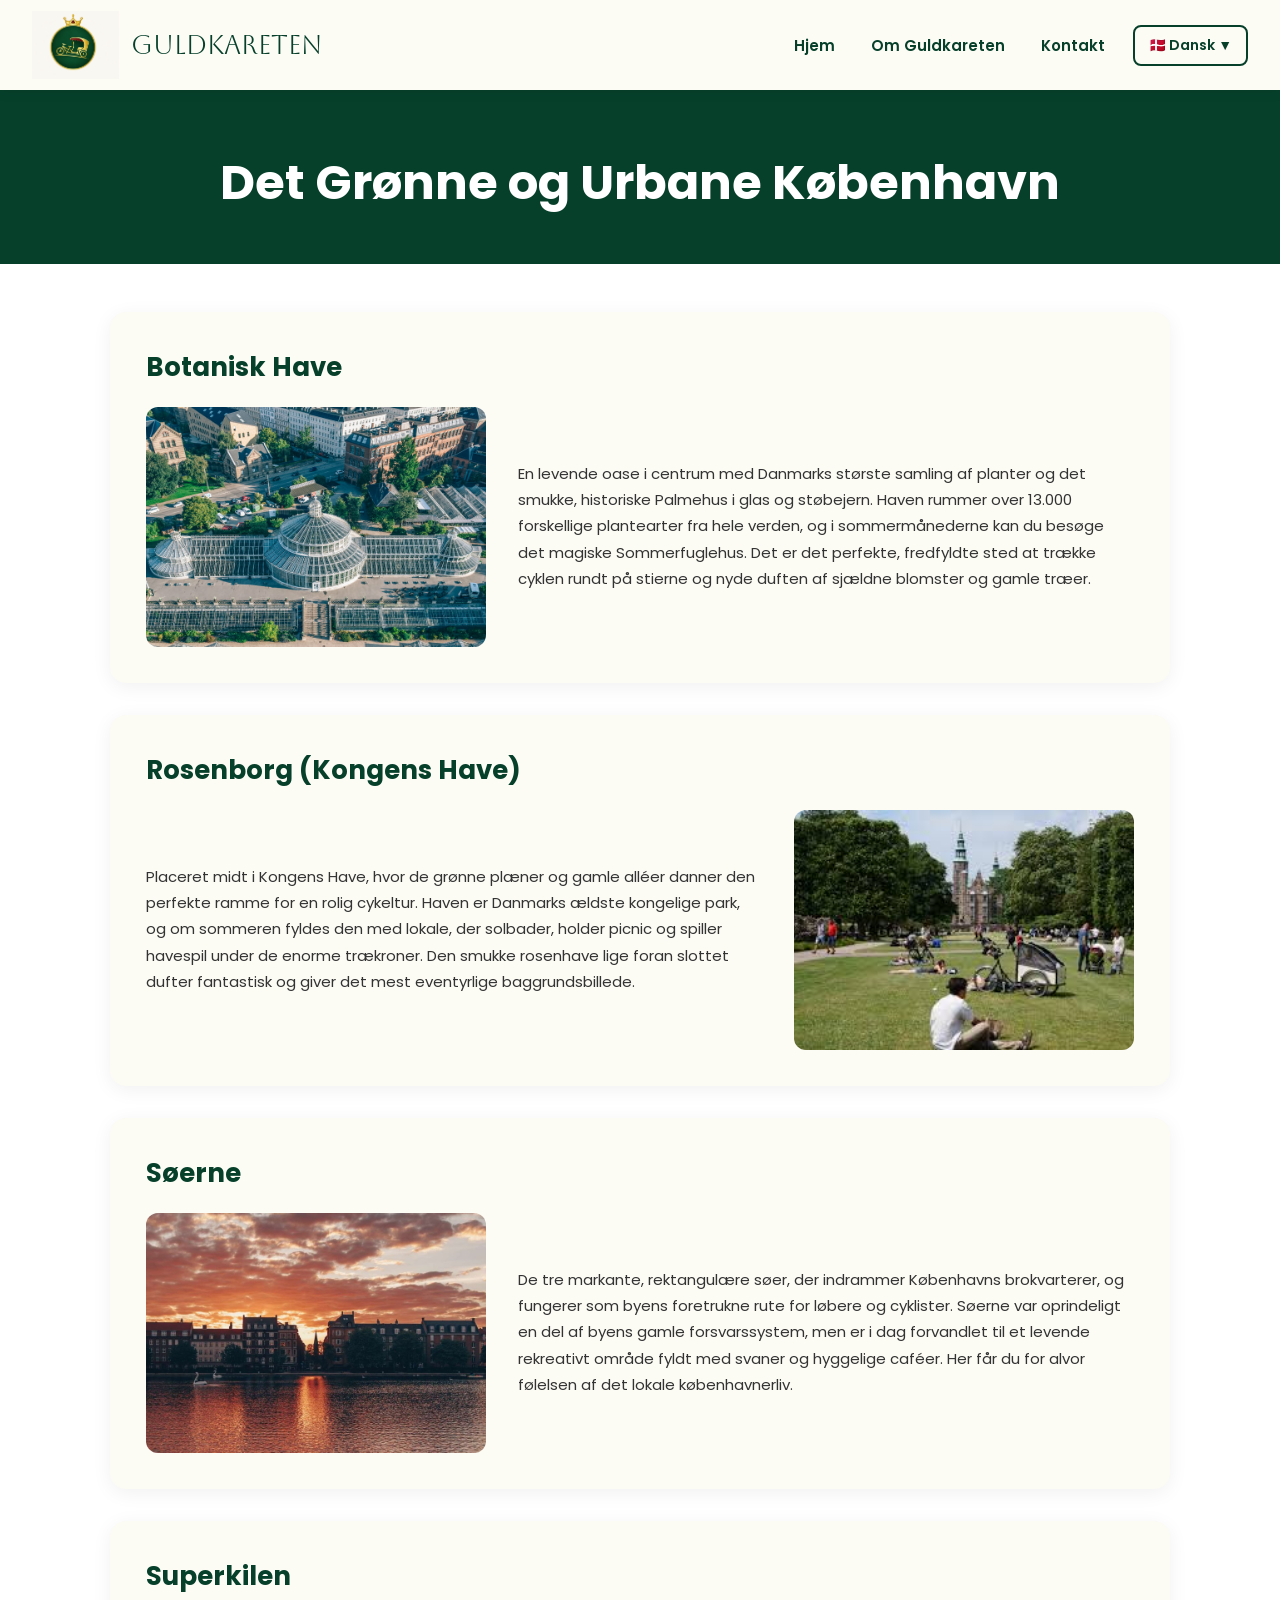
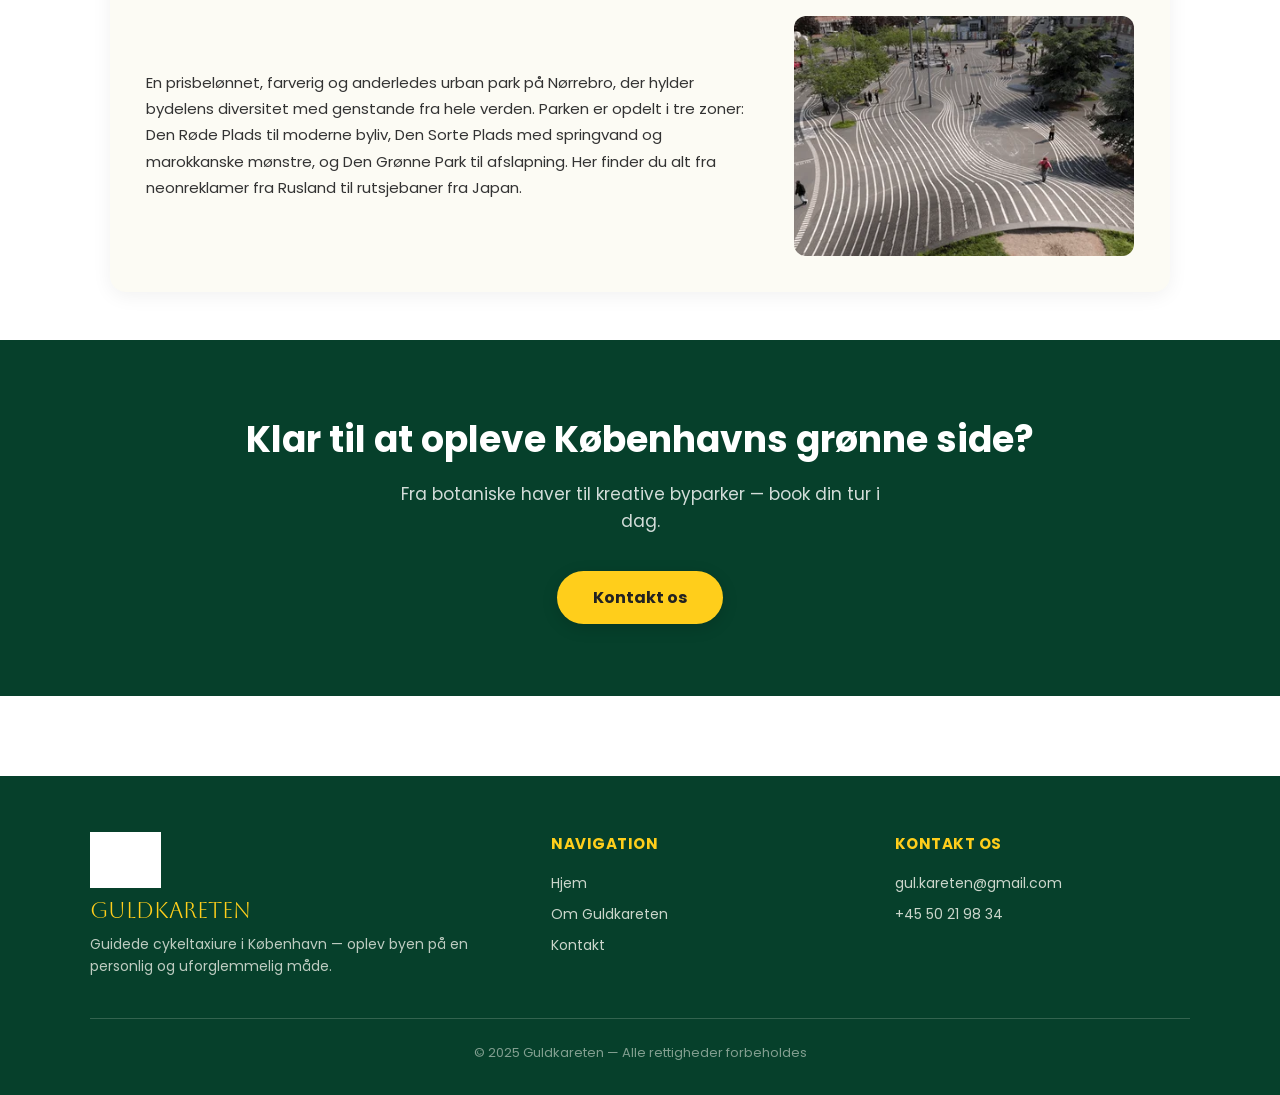
<file: det-grønne-og-urbane-københavn.html>
﻿<!DOCTYPE html>
<html lang="da" dir="ltr">
<head>
    <meta charset="UTF-8">
    <meta name="viewport" content="width=device-width, initial-scale=1.0">
    <title>Det Grønne og Urbane København — Guldkareten</title>
    <link rel="stylesheet" href="Ture.css">
</head>
<body>
    <header>
        <a href="index.html" class="header-brand">
            <img src="billeder/ChatGPT Image Jun 9, 2026, 02_54_41 PM.png" alt="Guldkareten logo">
            <span class="brand-name">Guldkareten</span>
        </a>
        <button class="hamburger" id="hamburger" aria-label="Åbn menu" aria-expanded="false">
            <span></span><span></span><span></span>
        </button>
        <nav id="nav">
            <a href="index.html" data-da="Hjem" data-en="Home" data-fr="Accueil" data-ar="الرئيسية" data-it="Casa" data-de="Startseite">Hjem</a>
            <a href="omos.html" data-da="Om Guldkareten" data-en="About Guldkareten" data-fr="À propos" data-ar="عن غولدكارتن" data-it="Chi siamo" data-de="Über Guldkareten">Om Guldkareten</a>
            <a href="contact.html" data-da="Kontakt" data-en="Contact" data-fr="Contact" data-ar="اتصل بنا" data-it="Contatto" data-de="Kontakt">Kontakt</a>
            <div class="language-menu" id="languageMenu">
                <button class="language-btn" id="langBtn">🇩🇰 Dansk ▼</button>
                <div class="language-dropdown">
                    <a href="#" data-lang="da">🇩🇰 Dansk</a>
                    <a href="#" data-lang="en">🇬🇧 English</a>
                    <a href="#" data-lang="fr">🇫🇷 Français</a>
                    <a href="#" data-lang="ar">🇸🇦 العربية</a>
                    <a href="#" data-lang="it">🇮🇹 Italiano</a>
                    <a href="#" data-lang="de">🇩🇪 Deutsch</a>
                </div>
            </div>
        </nav>
    </header>

    <main>
        <section class="tur-hero">
            <h1 data-da="Det Grønne og Urbane København" data-en="Green &amp; Urban Copenhagen" data-fr="Copenhague verte et urbaine" data-ar="كوبنهاغن الخضراء والحضرية" data-it="La Copenaghen Verde e Urbana" data-de="Das grüne und urbane Kopenhagen">Det Grønne og Urbane København</h1>
        </section>

        <div class="ture-sektioner">

            <div class="ture-section">
                <h2 class="ture-title" data-da="Botanisk Have" data-en="Botanical Garden" data-fr="Jardin botanique" data-ar="الحديقة النباتية" data-it="Giardino Botanico" data-de="Botanischer Garten">Botanisk Have</h2>
                <div class="ture-content">
                    <div class="ture-image"><img src="billeder/den botaniske have.jpg" alt="Botanisk Have"></div>
                    <div class="ture-text">
                        <div data-lang="da"><p>En levende oase i centrum med Danmarks største samling af planter og det smukke, historiske Palmehus i glas og støbejern. Haven rummer over 13.000 forskellige plantearter fra hele verden, og i sommermånederne kan du besøge det magiske Sommerfuglehus. Det er det perfekte, fredfyldte sted at trække cyklen rundt på stierne og nyde duften af sjældne blomster og gamle træer.</p></div>
                        <div data-lang="en" style="display:none"><p>A living oasis in the centre with Denmark's largest collection of plants and the beautiful, historic Palm House in glass and cast iron. The garden contains over 13,000 different plant species from around the world, and in the summer months you can visit the magical Butterfly House. It is the perfect, peaceful place to wheel your bike along the paths and enjoy the fragrance of rare flowers.</p></div>
                        <div data-lang="fr" style="display:none"><p>Une oasis vivante au centre avec la plus grande collection de plantes du Danemark et le magnifique Palais des Palmiers historique en verre et fonte. Le jardin abrite plus de 13 000 espèces de plantes du monde entier, et en été vous pouvez visiter la maison aux papillons. C'est l'endroit idéal pour se promener sur les sentiers et profiter du parfum de fleurs rares.</p></div>
                        <div data-lang="ar" style="display:none"><p>واحة حية في المركز تضم أكبر مجموعة نباتية في الدنمارك وبيت النخيل التاريخي الجميل. تحتوي على أكثر من 13,000 نوع نباتي من جميع أنحاء العالم، وفي الصيف يمكنك زيارة بيت الفراشات السحري. إنه المكان المثالي للتجول والاستمتاع بعطر الزهور النادرة والأشجار القديمة.</p></div>
                        <div data-lang="it" style="display:none"><p>Un'oasi vivente nel centro con la più grande collezione di piante della Danimarca e la bella e storica Serra delle Palme in vetro e ghisa. Il giardino contiene oltre 13.000 specie di piante da tutto il mondo, e nei mesi estivi puoi visitare la magica Casa delle Farfalle. È il luogo perfetto e tranquillo per passeggiare lungo i sentieri e godere il profumo di fiori rari.</p></div>
                        <div data-lang="de" style="display:none"><p>Eine lebendige Oase im Zentrum mit Dänemarks größter Pflanzensammlung und dem wunderschönen historischen Palmenhaus aus Glas und Gusseisen. Der Garten enthält über 13.000 verschiedene Pflanzenarten aus aller Welt, und in den Sommermonaten kannst du das magische Schmetterlingshaus besuchen. Es ist der perfekte, friedliche Ort, um entlang der Wege zu radeln und den Duft seltener Blumen zu genießen.</p></div>
                    </div>
                </div>
            </div>

            <div class="ture-section">
                <h2 class="ture-title" data-da="Rosenborg (Kongens Have)" data-en="Rosenborg (King's Garden)" data-fr="Rosenborg (Jardin du Roi)" data-ar="روزنبورغ (حديقة الملك)" data-it="Rosenborg (Giardino del Re)" data-de="Rosenborg (Königsgarten)">Rosenborg (Kongens Have)</h2>
                <div class="ture-content">
                    <div class="ture-image"><img src="billeder/rosenborg-kongens-have.jpg" alt="Kongens Have ved Rosenborg"></div>
                    <div class="ture-text">
                        <div data-lang="da"><p>Placeret midt i Kongens Have, hvor de grønne plæner og gamle alléer danner den perfekte ramme for en rolig cykeltur. Haven er Danmarks ældste kongelige park, og om sommeren fyldes den med lokale, der solbader, holder picnic og spiller havespil under de enorme trækroner. Den smukke rosenhave lige foran slottet dufter fantastisk og giver det mest eventyrlige baggrundsbillede.</p></div>
                        <div data-lang="en" style="display:none"><p>Located in the middle of the King's Garden, where the green lawns and old avenues form the perfect setting for a peaceful bike ride. The garden is Denmark's oldest royal park, and in summer it fills up with locals sunbathing, having picnics, and playing garden games. The beautiful rose garden right in front of the castle smells fantastic and provides the most fairytale backdrop.</p></div>
                        <div data-lang="fr" style="display:none"><p>Placé au cœur du Jardin du Roi, où les pelouses verdoyantes et les vieilles allées forment le cadre parfait pour une promenade à vélo tranquille. Le jardin est le plus ancien parc royal du Danemark, et en été il se remplit de locaux qui se font bronzer et pique-niquent. La magnifique roseraie juste devant le château sent merveilleusement bon.</p></div>
                        <div data-lang="ar" style="display:none"><p>يقع في قلب حديقة الملك، حيث تشكّل المروج الخضراء والممرات القديمة الإطار المثالي لجولة دراجة هادئة. الحديقة هي أقدم منتزه ملكي في الدنمارك، وفي الصيف تمتلئ بالسكان يستمتعون بأشعة الشمس والطعام في الهواء الطلق. حديقة الورود الجميلة أمام القصر تمنحك أروع خلفية لصورك.</p></div>
                        <div data-lang="it" style="display:none"><p>Situato nel mezzo del Giardino del Re, dove i prati verdi e i viali antichi formano la cornice perfetta per una tranquilla passeggiata in bici. Il giardino è il più antico parco reale della Danimarca, e d'estate si riempie di residenti che prendono il sole, fanno picnic e giocano a giochi da giardino. Il bellissimo roseto proprio di fronte al castello profuma meravigliosamente e offre il più fiabesco scenario per le foto.</p></div>
                        <div data-lang="de" style="display:none"><p>Mitten im Königsgarten gelegen, wo die grünen Rasenflächen und alten Alleen den perfekten Rahmen für eine ruhige Radtour bilden. Der Garten ist Dänemarks ältester königlicher Park, und im Sommer füllt er sich mit Einheimischen, die sonnenbaden und picknicken. Der schöne Rosengarten direkt vor dem Schloss duftet wunderbar und bietet die märchenhafteste Kulisse für Fotos.</p></div>
                    </div>
                </div>
            </div>

            <div class="ture-section">
                <h2 class="ture-title" data-da="Søerne" data-en="The Lakes" data-fr="Les Lacs" data-ar="البحيرات" data-it="I Laghi" data-de="Die Seen">Søerne</h2>
                <div class="ture-content">
                    <div class="ture-image"><img src="billeder/søerne.jpg" alt="Søerne i København"></div>
                    <div class="ture-text">
                        <div data-lang="da"><p>De tre markante, rektangulære søer, der indrammer Københavns brokvarterer, og fungerer som byens foretrukne rute for løbere og cyklister. Søerne var oprindeligt en del af byens gamle forsvarssystem, men er i dag forvandlet til et levende rekreativt område fyldt med svaner og hyggelige caféer. Her får du for alvor følelsen af det lokale københavnerliv.</p></div>
                        <div data-lang="en" style="display:none"><p>The three distinctive, rectangular lakes that frame Copenhagen's inner city neighbourhoods, serving as the city's favourite route for runners and cyclists. The lakes were originally part of the city's old defensive system, but have today been transformed into a vibrant recreational area filled with swans and cosy cafés. Here you truly get the feeling of local Copenhagen life.</p></div>
                        <div data-lang="fr" style="display:none"><p>Les trois lacs rectangulaires distincts qui encadrent les quartiers de Copenhague et servent de route favorite pour les coureurs et les cyclistes. Les lacs faisaient partie à l'origine du vieux système défensif de la ville, mais ont été transformés en une zone récréative animée remplie de cygnes et de cafés conviviaux. Ici, vous ressentez vraiment la vie locale copenhaguoise.</p></div>
                        <div data-lang="ar" style="display:none"><p>البحيرات الثلاث المستطيلة المميزة التي تحيط بأحياء كوبنهاغن الداخلية، وتُعدّ المسار المفضّل للركّاب وراكبي الدراجات. كانت في الأصل جزءاً من نظام الدفاع القديم للمدينة، لكنها تحولت اليوم إلى منطقة ترفيهية حيوية مليئة بالبجع والمقاهي الجميلة. هنا تشعر حقاً بالحياة المحلية الكوبنهاغنية.</p></div>
                        <div data-lang="it" style="display:none"><p>I tre distintivi laghi rettangolari che incorniciano i quartieri centrali di Copenaghen e fungono da percorso preferito per i corridori e i ciclisti. I laghi erano originariamente parte del vecchio sistema difensivo della città, ma sono stati trasformati in una vivace area ricreativa piena di cigni e accoglienti caffè. Qui si percepisce davvero la vita locale di Copenaghen.</p></div>
                        <div data-lang="de" style="display:none"><p>Die drei markanten rechteckigen Seen, die Kopenhagens innere Stadtbezirke einrahmen und als bevorzugte Route für Läufer und Radfahrer dienen. Die Seen waren ursprünglich Teil des alten Verteidigungssystems der Stadt, wurden aber heute zu einem lebendigen Erholungsgebiet voller Schwäne und gemütlicher Cafés. Hier bekommt man wirklich das Gefühl des lokalen Kopenhagener Lebens.</p></div>
                    </div>
                </div>
            </div>

            <div class="ture-section">
                <h2 class="ture-title">Superkilen</h2>
                <div class="ture-content">
                    <div class="ture-image"><img src="billeder/superkilen.webp" alt="Superkilen på Nørrebro"></div>
                    <div class="ture-text">
                        <div data-lang="da"><p>En prisbelønnet, farverig og anderledes urban park på Nørrebro, der hylder bydelens diversitet med genstande fra hele verden. Parken er opdelt i tre zoner: Den Røde Plads til moderne byliv, Den Sorte Plads med springvand og marokkanske mønstre, og Den Grønne Park til afslapning. Her finder du alt fra neonreklamer fra Rusland til rutsjebaner fra Japan.</p></div>
                        <div data-lang="en" style="display:none"><p>An award-winning, colourful, and unique urban park on Nørrebro that celebrates the neighbourhood's diversity with objects from around the world. The park is divided into three zones: The Red Square for modern urban life, The Black Square with fountains and Moroccan patterns, and The Green Park for relaxation. Here you'll find everything from neon signs from Russia to slides from Japan.</p></div>
                        <div data-lang="fr" style="display:none"><p>Un parc urbain coloré, insolite et primé à Nørrebro, qui célèbre la diversité du quartier avec des objets du monde entier. Le parc est divisé en trois zones : La Place Rouge pour la vie urbaine moderne, La Place Noire avec fontaines et motifs marocains, et Le Parc Vert pour la détente. Vous y trouverez tout, des enseignes au néon de Russie aux toboggans du Japon.</p></div>
                        <div data-lang="ar" style="display:none"><p>حديقة حضرية ملوّنة وفريدة حائزة على جوائز في نوربرو، تحتفي بتنوع الحي بأشياء من جميع أنحاء العالم. مقسّمة إلى ثلاث مناطق: الميدان الأحمر للحياة الحضرية، والميدان الأسود بنافوراته وأنماطه المغربية، والحديقة الخضراء للاسترخاء. ستجد هنا كل شيء من إعلانات النيون الروسية إلى الزحاليق اليابانية.</p></div>
                        <div data-lang="it" style="display:none"><p>Un premiato, colorato e unico parco urbano a Nørrebro che celebra la diversità del quartiere con oggetti da tutto il mondo. Il parco è diviso in tre zone: La Piazza Rossa per la vita urbana moderna, La Piazza Nera con fontane e motivi marocchini, e Il Parco Verde per il relax. Qui troverai di tutto, dalle insegne al neon dalla Russia agli scivoli dal Giappone.</p></div>
                        <div data-lang="de" style="display:none"><p>Ein preisgekrönter, bunter und einzigartiger Stadtpark in Nørrebro, der die Vielfalt des Viertels mit Objekten aus aller Welt feiert. Der Park ist in drei Zonen unterteilt: Der Rote Platz für modernes Stadtleben, Der Schwarze Platz mit Brunnen und marokkanischen Mustern, und Der Grüne Park zur Entspannung. Hier findet man alles, von Neonreklamen aus Russland bis hin zu Rutschen aus Japan.</p></div>
                    </div>
                </div>
            </div>

        </div>

        <section class="tur-cta">
            <h2 data-da="Klar til at opleve Københavns grønne side?" data-en="Ready to explore Copenhagen's green side?" data-fr="Prêt(e) à explorer le côté vert de Copenhague ?" data-ar="مستعد لاستكشاف الجانب الأخضر لكوبنهاغن؟" data-it="Pronto a esplorare il lato verde di Copenaghen?" data-de="Bereit, Kopenhagens grüne Seite zu entdecken?">Klar til at opleve Københavns grønne side?</h2>
            <p data-da="Fra botaniske haver til kreative byparker — book din tur i dag."
               data-en="From botanical gardens to creative urban parks — book your tour today."
               data-fr="Des jardins botaniques aux parcs urbains créatifs — réservez votre tour aujourd'hui."
               data-ar="من الحدائق النباتية إلى الحدائق الحضرية الإبداعية — احجز جولتك اليوم."
               data-it="Dai giardini botanici ai parchi urbani creativi — prenota il tuo tour oggi."
               data-de="Von botanischen Gärten bis zu kreativen Stadtparks — buche deine Tour heute.">
                Fra botaniske haver til kreative byparker — book din tur i dag.
            </p>
            <a href="contact.html" class="knap-gul" data-da="Kontakt os" data-en="Contact us" data-fr="Contactez-nous" data-ar="اتصل بنا" data-it="Contattaci" data-de="Kontakt">Kontakt os</a>
        </section>
    </main>

    <footer>
        <div class="footer-inner">
            <div class="footer-brand">
                <img src="billeder/ChatGPT Image Jun 9, 2026, 02_54_41 PM.png" alt="Guldkareten logo">
                <span class="footer-brand-name">Guldkareten</span>
                <p data-da="Guidede cykeltaxiure i København — oplev byen på en personlig og uforglemmelig måde."
                   data-en="Guided taxi-bike tours in Copenhagen — experience the city in a personal and unforgettable way."
                   data-fr="Tours guidés en vélo-taxi à Copenhague — vivez la ville de façon personnelle et inoubliable."
                   data-ar="جولات دراجات التاكسي الموجهة في كوبنهاغن — اكتشف المدينة بطريقة شخصية لا تُنسى."
                   data-it="Tour guidati in taxi bici a Copenaghen — vivi la città in modo personale e indimenticabile."
                   data-de="Geführte Fahrradtaxi-Touren in Kopenhagen — erleben Sie die Stadt auf persönliche und unvergessliche Weise.">
                    Guidede cykeltaxiure i København — oplev byen på en personlig og uforglemmelig måde.
                </p>
            </div>
            <div class="footer-col">
                <h4 data-da="Navigation" data-en="Navigation" data-fr="Navigation" data-ar="التنقل" data-it="Navigazione" data-de="Navigation">Navigation</h4>
                <a href="index.html" data-da="Hjem" data-en="Home" data-fr="Accueil" data-ar="الرئيسية" data-it="Casa" data-de="Startseite">Hjem</a>
                <a href="omos.html" data-da="Om Guldkareten" data-en="About Guldkareten" data-fr="À propos" data-ar="عن غولدكارتن" data-it="Chi siamo" data-de="Über Guldkareten">Om Guldkareten</a>
                <a href="contact.html" data-da="Kontakt" data-en="Contact" data-fr="Contact" data-ar="اتصل بنا" data-it="Contatto" data-de="Kontakt">Kontakt</a>
            </div>
            <div class="footer-col">
                <h4 data-da="Kontakt os" data-en="Contact us" data-fr="Contactez-nous" data-ar="اتصل بنا" data-it="Contattaci" data-de="Kontakt">Kontakt os</h4>
                <a href="mailto:gul.kareten@gmail.com">gul.kareten@gmail.com</a>
                <a href="tel:+4550219834">+45 50 21 98 34</a>
            </div>
        </div>
        <div class="footer-bottom">
            <p data-da="© 2025 Guldkareten — Alle rettigheder forbeholdes"
               data-en="© 2025 Guldkareten — All rights reserved"
               data-fr="© 2025 Guldkareten — Tous droits réservés"
               data-ar="© 2025 غولدكارتن — جميع الحقوق محفوظة"
               data-it="© 2025 Guldkareten — Tutti i diritti riservati"
               data-de="© 2025 Guldkareten — Alle Rechte vorbehalten">
                © 2025 Guldkareten — Alle rettigheder forbeholdes
            </p>
        </div>
    </footer>
    <script src="Taxicykel.js"></script>
</body>
</html>
</file>
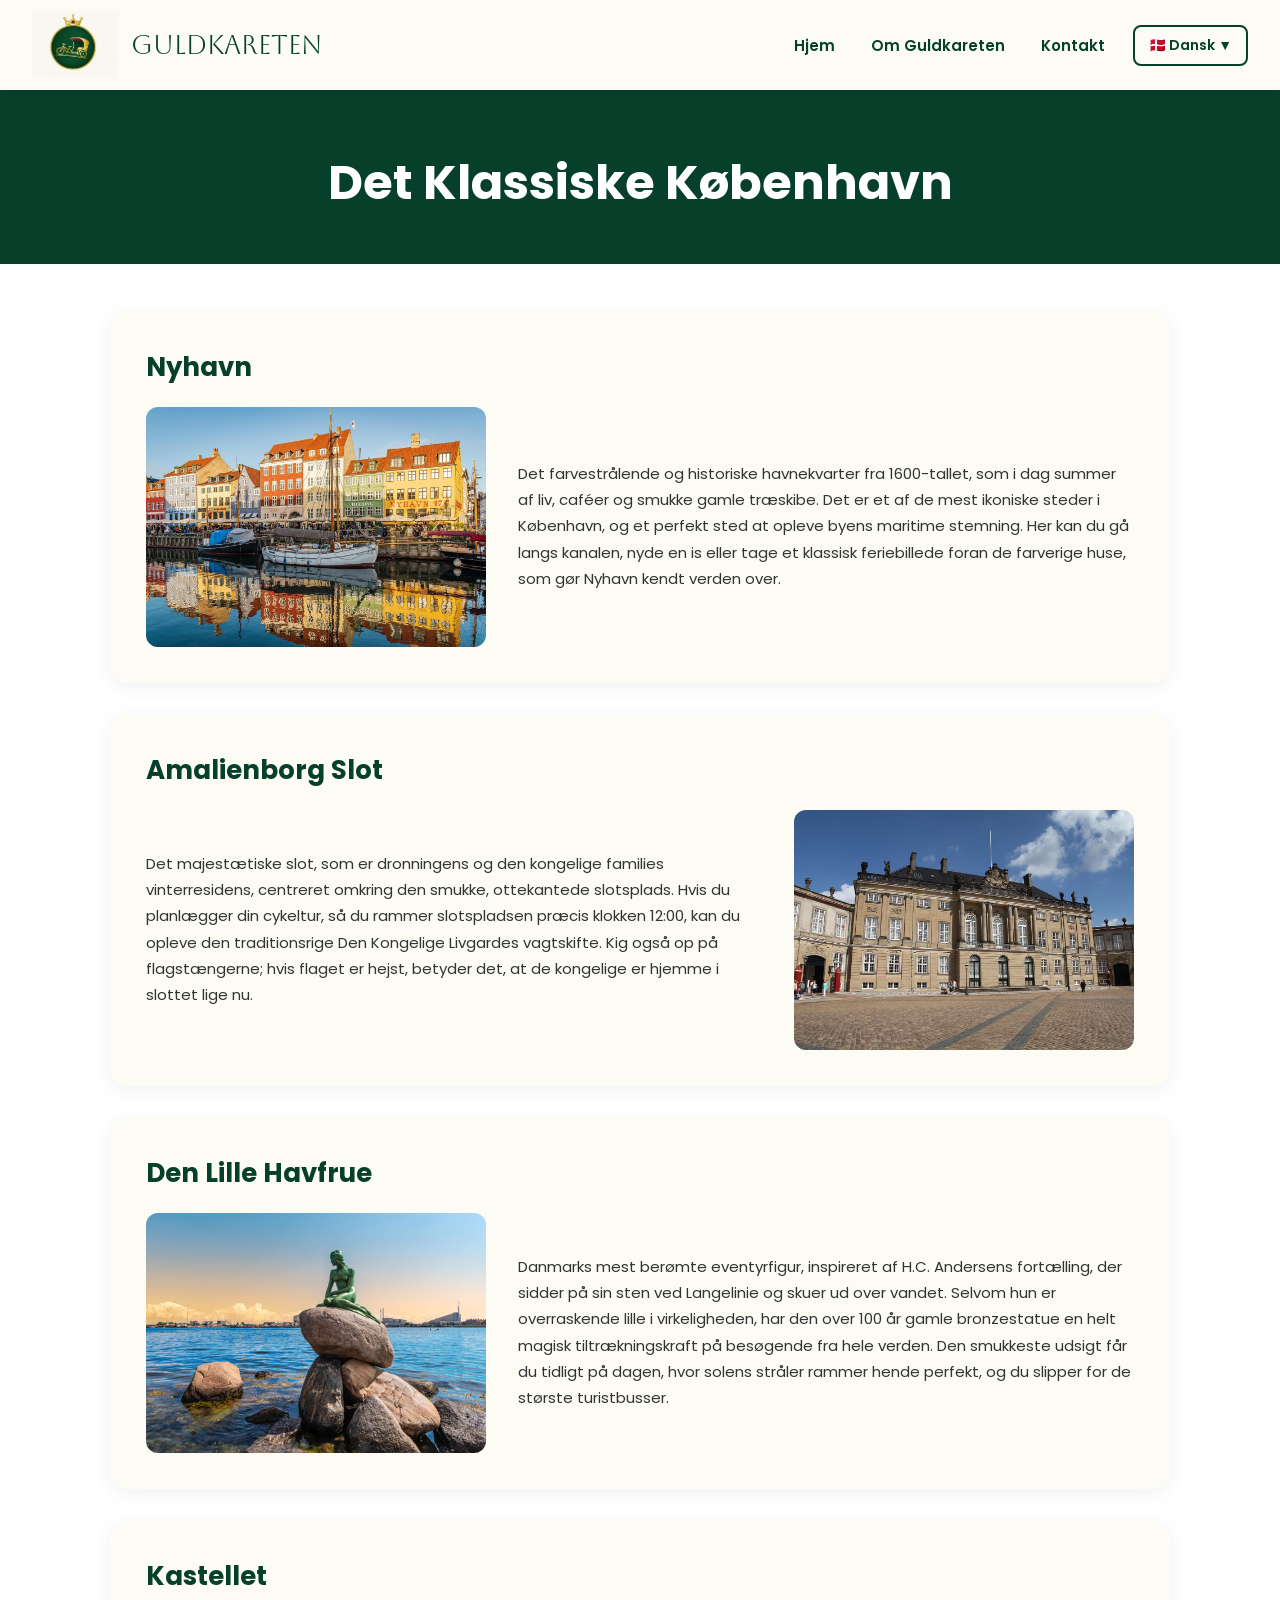
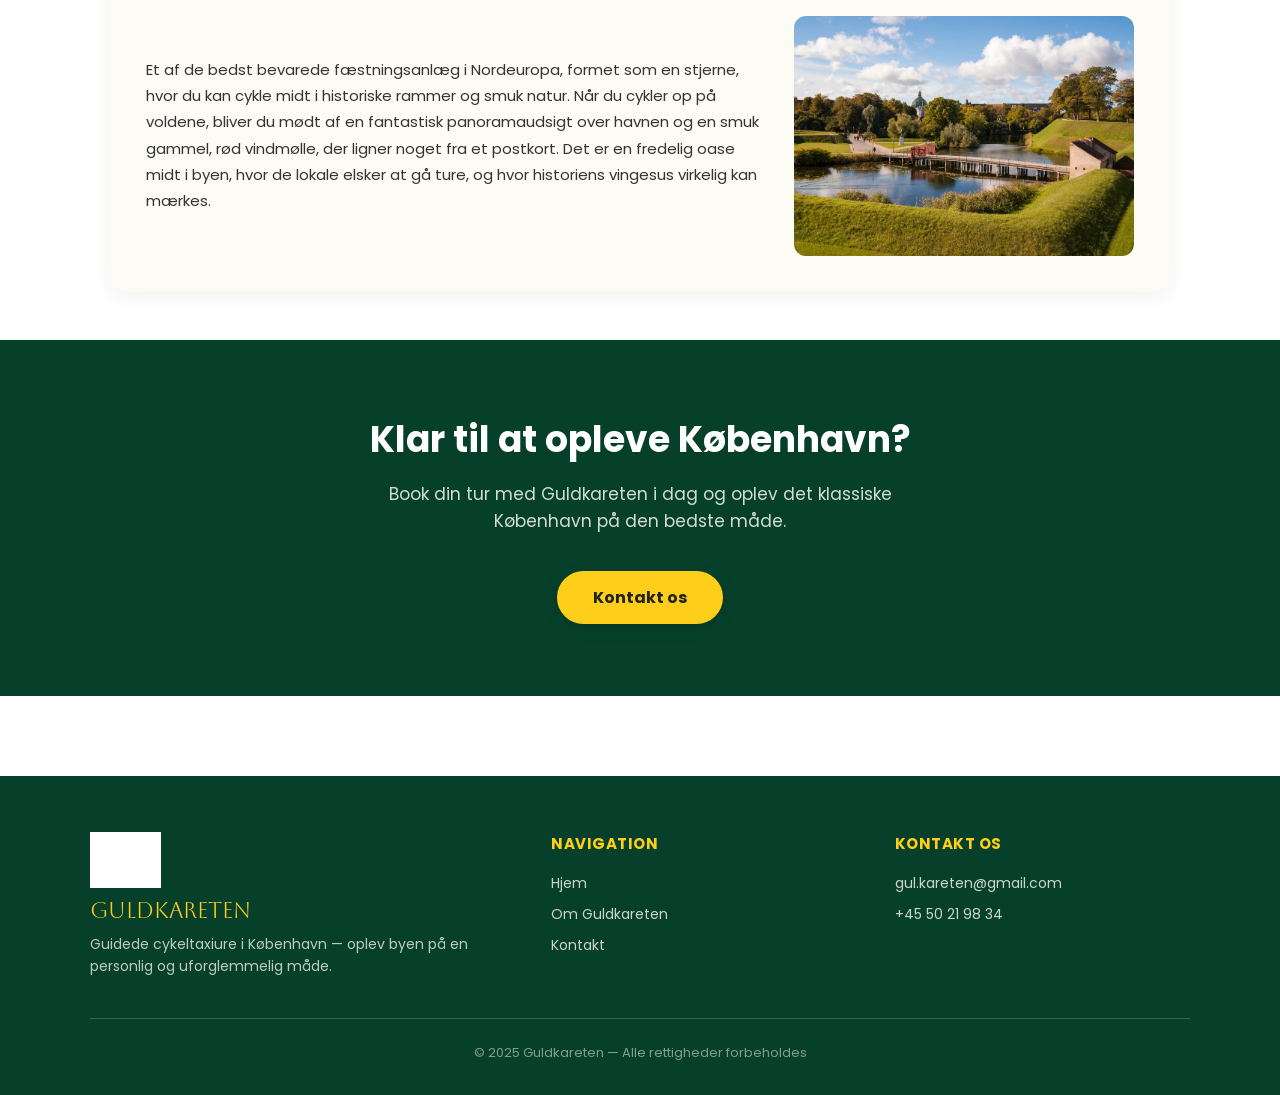
<file: det-klassiske-københavn.html>
﻿<!DOCTYPE html>
<html lang="da" dir="ltr">
<head>
    <meta charset="UTF-8">
    <meta name="viewport" content="width=device-width, initial-scale=1.0">
    <title>Det Klassiske København — Guldkareten</title>
    <link rel="stylesheet" href="Ture.css">
</head>
<body>
    <header>
        <a href="index.html" class="header-brand">
            <img src="billeder/ChatGPT Image Jun 9, 2026, 02_54_41 PM.png" alt="Guldkareten logo">
            <span class="brand-name">Guldkareten</span>
        </a>
        <button class="hamburger" id="hamburger" aria-label="Åbn menu" aria-expanded="false">
            <span></span><span></span><span></span>
        </button>
        <nav id="nav">
            <a href="index.html" data-da="Hjem" data-en="Home" data-fr="Accueil" data-ar="الرئيسية" data-it="Casa" data-de="Startseite">Hjem</a>
            <a href="omos.html" data-da="Om Guldkareten" data-en="About Guldkareten" data-fr="À propos" data-ar="عن غولدكارتن" data-it="Chi siamo" data-de="Über Guldkareten">Om Guldkareten</a>
            <a href="contact.html" data-da="Kontakt" data-en="Contact" data-fr="Contact" data-ar="اتصل بنا" data-it="Contatto" data-de="Kontakt">Kontakt</a>
            <div class="language-menu" id="languageMenu">
                <button class="language-btn" id="langBtn">🇩🇰 Dansk ▼</button>
                <div class="language-dropdown">
                    <a href="#" data-lang="da">🇩🇰 Dansk</a>
                    <a href="#" data-lang="en">🇬🇧 English</a>
                    <a href="#" data-lang="fr">🇫🇷 Français</a>
                    <a href="#" data-lang="ar">🇸🇦 العربية</a>
                    <a href="#" data-lang="it">🇮🇹 Italiano</a>
                    <a href="#" data-lang="de">🇩🇪 Deutsch</a>
                </div>
            </div>
        </nav>
    </header>

    <main>
        <section class="tur-hero">
            <h1 data-da="Det Klassiske København" data-en="Classic Copenhagen" data-fr="Copenhague classique" data-ar="كوبنهاغن الكلاسيكية" data-it="La Copenaghen Classica" data-de="Das klassische Kopenhagen">Det Klassiske København</h1>
        </section>

        <div class="ture-sektioner">

            <div class="ture-section">
                <h2 class="ture-title">Nyhavn</h2>
                <div class="ture-content">
                    <div class="ture-image"><img src="billeder/Nyhavn.jpg" alt="Nyhavn i København"></div>
                    <div class="ture-text">
                        <div data-lang="da"><p>Det farvestrålende og historiske havnekvarter fra 1600-tallet, som i dag summer af liv, caféer og smukke gamle træskibe. Det er et af de mest ikoniske steder i København, og et perfekt sted at opleve byens maritime stemning. Her kan du gå langs kanalen, nyde en is eller tage et klassisk feriebillede foran de farverige huse, som gør Nyhavn kendt verden over.</p></div>
                        <div data-lang="en" style="display:none"><p>The colourful and historic harbour quarter from the 1600s, which today buzzes with life, cafés, and beautiful old wooden ships. It is one of the most iconic places in Copenhagen, and a perfect spot to experience the city's maritime atmosphere. Stroll along the canal, enjoy an ice cream, or take a classic holiday photo in front of the colourful houses that make Nyhavn famous worldwide.</p></div>
                        <div data-lang="fr" style="display:none"><p>Le quartier portuaire historique et coloré du XVIIe siècle, qui grouille aujourd'hui de vie, de cafés et de beaux vieux bateaux en bois. C'est l'un des endroits les plus emblématiques de Copenhague, idéal pour vivre l'atmosphère maritime de la ville. Flânez le long du canal, dégustez une glace ou prenez une photo de vacances classique devant les maisons colorées qui ont rendu Nyhavn célèbre dans le monde entier.</p></div>
                        <div data-lang="ar" style="display:none"><p>الحي الميناء التاريخي الملوّن من القرن السابع عشر، الذي يزخر اليوم بالحياة والمقاهي والسفن الخشبية الجميلة القديمة. يُعدّ من أشهر المعالم في كوبنهاغن، ومكانٌ مثالي لاستشعار الأجواء البحرية للمدينة. تجوّل على طول القناة، واستمتع بالآيس كريم، أو التقط صورة كلاسيكية أمام البيوت الملوّنة التي جعلت نيهافن مشهوراً عالمياً.</p></div>
                        <div data-lang="it" style="display:none"><p>Il colorato e storico quartiere portuale del 1600, che oggi pulsa di vita, caffè e bellissime antiche navi in legno. È uno dei luoghi più iconici di Copenaghen e un posto perfetto per vivere l'atmosfera marittima della città. Passeggia lungo il canale, goditi un gelato, o scatta una classica foto vacanziera davanti alle case colorate che hanno reso Nyhavn famoso in tutto il mondo.</p></div>
                        <div data-lang="de" style="display:none"><p>Das farbenfrohe und historische Hafenviertel aus dem 17. Jahrhundert, das heute vor Leben, Cafés und wunderschönen alten Holzschiffen summt. Es ist eines der ikonischsten Orte in Kopenhagen und ein perfekter Platz, um die maritime Atmosphäre der Stadt zu erleben. Schlendere entlang des Kanals, genieße ein Eis, oder mach ein klassisches Urlaubsfoto vor den bunten Häusern, die Nyhavn weltweit bekannt gemacht haben.</p></div>
                    </div>
                </div>
            </div>

            <div class="ture-section">
                <h2 class="ture-title">Amalienborg Slot</h2>
                <div class="ture-content">
                    <div class="ture-image"><img src="billeder/amalienborg-palace-954884_1280.jpg" alt="Amalienborg Slot"></div>
                    <div class="ture-text">
                        <div data-lang="da"><p>Det majestætiske slot, som er dronningens og den kongelige families vinterresidens, centreret omkring den smukke, ottekantede slotsplads. Hvis du planlægger din cykeltur, så du rammer slotspladsen præcis klokken 12:00, kan du opleve den traditionsrige Den Kongelige Livgardes vagtskifte. Kig også op på flagstængerne; hvis flaget er hejst, betyder det, at de kongelige er hjemme i slottet lige nu.</p></div>
                        <div data-lang="en" style="display:none"><p>The majestic palace, which is the Queen's and the royal family's winter residence, centred around the beautiful, octagonal palace square. If you plan your bike tour to arrive at the palace square precisely at noon, you can witness the Royal Life Guard's traditional changing of the guard. Also look at the flagpoles; if the flag is raised, it means the royals are currently home in the palace.</p></div>
                        <div data-lang="fr" style="display:none"><p>Le palais majestueux qui est la résidence d'hiver de la reine et de la famille royale, centré autour de la belle place octogonale du palais. Si vous planifiez votre visite à midi précis, vous pourrez assister à la relève de la garde de la Garde royale. Regardez aussi les mâts de drapeau ; si le drapeau est hissé, cela signifie que les membres de la famille royale sont actuellement présents.</p></div>
                        <div data-lang="ar" style="display:none"><p>القصر المهيب الذي يُعدّ مقرّ إقامة الملكة والأسرة الملكية شتاءً، يتمحور حول الميدان الثماني الجميل. إذا خططت لزيارتك بحيث تصل عند الظهر، يمكنك مشاهدة تبادل الحرس الملكي التقليدي. انتبه إلى أعمدة الأعلام؛ إذا كان العلم مرفوعاً فهذا يعني أن الأسرة الملكية متواجدة الآن.</p></div>
                        <div data-lang="it" style="display:none"><p>Il maestoso palazzo, residenza invernale della regina e della famiglia reale, che si sviluppa attorno alla bella piazza ottagonale. Se pianifichi il tour in modo da arrivare alla piazza del palazzo esattamente a mezzogiorno, puoi assistere al tradizionale cambio della guardia della Guardia Reale. Guarda anche le aste delle bandiere: se la bandiera è alzata, significa che i reali sono attualmente a casa nel palazzo.</p></div>
                        <div data-lang="de" style="display:none"><p>Das majestätische Schloss, das der Winterwohnsitz der Königin und der Königsfamilie ist, zentriert um den schönen achteckigen Schlossplatz. Wenn du deine Radtour so planst, dass du genau um 12 Uhr auf dem Schlossplatz ankommst, kannst du den traditionellen Wachablösungszeremoniell der Königlichen Leibgarde erleben. Achte auch auf die Fahnenstangen: Wenn die Flagge gehisst ist, bedeutet das, dass die Royals gerade im Schloss zu Hause sind.</p></div>
                    </div>
                </div>
            </div>

            <div class="ture-section">
                <h2 class="ture-title" data-da="Den Lille Havfrue" data-en="The Little Mermaid" data-fr="La Petite Sirène" data-ar="حورية البحر الصغيرة" data-it="La Sirenetta" data-de="Die Kleine Meerjungfrau">Den Lille Havfrue</h2>
                <div class="ture-content">
                    <div class="ture-image"><img src="billeder/Den Lille Havfrue.jpg" alt="Den Lille Havfrue"></div>
                    <div class="ture-text">
                        <div data-lang="da"><p>Danmarks mest berømte eventyrfigur, inspireret af H.C. Andersens fortælling, der sidder på sin sten ved Langelinie og skuer ud over vandet. Selvom hun er overraskende lille i virkeligheden, har den over 100 år gamle bronzestatue en helt magisk tiltrækningskraft på besøgende fra hele verden. Den smukkeste udsigt får du tidligt på dagen, hvor solens stråler rammer hende perfekt, og du slipper for de største turistbusser.</p></div>
                        <div data-lang="en" style="display:none"><p>Denmark's most famous fairy-tale figure, inspired by H.C. Andersen's story, sitting on her rock at Langelinie and gazing out over the water. Although she is surprisingly small in reality, the over 100-year-old bronze statue has a completely magical appeal to visitors from all over the world. The most beautiful view is early in the day, when the sun's rays hit her perfectly, and you avoid the biggest tourist buses.</p></div>
                        <div data-lang="fr" style="display:none"><p>La figure de conte de fées la plus célèbre du Danemark, inspirée du conte d'H.C. Andersen, assise sur son rocher à Langelinie et regardant vers l'eau. Bien qu'elle soit étonnamment petite en réalité, la statue en bronze vieille de plus de 100 ans exerce une attraction magique sur les visiteurs du monde entier. Le plus beau point de vue est tôt le matin, quand les rayons du soleil l'éclairent parfaitement et avant l'arrivée des grands cars de touristes.</p></div>
                        <div data-lang="ar" style="display:none"><p>أشهر شخصية خيالية في الدنمارك، مستوحاة من قصة هانس كريستيان أندرسن، تجلس على صخرتها في لانغلينيه وتحدق في المياه. رغم صغر حجمها المدهش، يمارس تمثال البرونز العمره أكثر من 100 عام جاذبيةً سحرية على زوار من جميع أنحاء العالم. أجمل منظر لها في الصباح الباكر، حين تتسلل أشعة الشمس عليها، وقبل وصول الحافلات السياحية.</p></div>
                        <div data-lang="it" style="display:none"><p>Il personaggio fiabesco più famoso della Danimarca, ispirato al racconto di H.C. Andersen, seduto sulla sua roccia a Langelinie a guardare il mare. Anche se è sorprendentemente piccola nella realtà, la statua in bronzo ultra-centenaria ha un fascino completamente magico sui visitatori di tutto il mondo. Il momento più bello è la mattina presto, quando i raggi del sole la illuminano perfettamente e si evitano i grandi pullman turistici.</p></div>
                        <div data-lang="de" style="display:none"><p>Dänemarks bekannteste Märchenfigur, inspiriert von H.C. Andersens Geschichte, sitzt auf ihrem Felsen in Langelinie und blickt über das Wasser. Obwohl sie in der Realität überraschend klein ist, übt die über 100 Jahre alte Bronzestatue eine völlig magische Anziehungskraft auf Besucher aus aller Welt aus. Am schönsten ist sie früh am Morgen, wenn die Sonnenstrahlen sie perfekt treffen und man die größten Reisebusse vermeidet.</p></div>
                    </div>
                </div>
            </div>

            <div class="ture-section">
                <h2 class="ture-title">Kastellet</h2>
                <div class="ture-content">
                    <div class="ture-image"><img src="billeder/kastellet.webp" alt="Kastellet"></div>
                    <div class="ture-text">
                        <div data-lang="da"><p>Et af de bedst bevarede fæstningsanlæg i Nordeuropa, formet som en stjerne, hvor du kan cykle midt i historiske rammer og smuk natur. Når du cykler op på voldene, bliver du mødt af en fantastisk panoramaudsigt over havnen og en smuk gammel, rød vindmølle, der ligner noget fra et postkort. Det er en fredelig oase midt i byen, hvor de lokale elsker at gå ture, og hvor historiens vingesus virkelig kan mærkes.</p></div>
                        <div data-lang="en" style="display:none"><p>One of the best-preserved fortresses in Northern Europe, shaped like a star, where you can cycle amidst historic surroundings and beautiful nature. When you cycle up onto the ramparts, you are greeted by a fantastic panoramic view of the harbour and a beautiful old red windmill that looks like something from a postcard. It is a peaceful oasis in the middle of the city, where locals love to walk, and where you can truly feel the wings of history.</p></div>
                        <div data-lang="fr" style="display:none"><p>L'une des meilleures forteresses préservées d'Europe du Nord, en forme d'étoile, où vous pouvez pédaler au milieu d'un cadre historique et d'une belle nature. Lorsque vous montez sur les remparts, vous êtes accueilli par une fantastique vue panoramique sur le port et un beau vieux moulin à vent rouge. C'est un havre de paix au cœur de la ville, où les habitants adorent se promener et où on ressent vraiment le souffle de l'histoire.</p></div>
                        <div data-lang="ar" style="display:none"><p>واحدة من أفضل القلاع المحفوظة في شمال أوروبا، ذات شكل النجمة، حيث تركب الدراجة وسط أجواء تاريخية وطبيعة خلابة. على الأسوار تستقبلك مناظر بانورامية رائعة على الميناء وطاحونة حمراء قديمة تبدو كبطاقة بريدية. إنها واحة هادئة في قلب المدينة تشعر فيها بأنفاس التاريخ الحقيقية.</p></div>
                        <div data-lang="it" style="display:none"><p>Una delle fortezze meglio conservate dell'Europa settentrionale, a forma di stella, dove puoi pedalare in mezzo a scenari storici e bellissima natura. Quando sali sui bastioni, sei accolto da una fantastica vista panoramica sul porto e da uno splendido vecchio mulino a vento rosso che sembra una cartolina. È un'oasi di pace nel mezzo della città, dove la gente del posto ama passeggiare e dove si può davvero sentire il respiro della storia.</p></div>
                        <div data-lang="de" style="display:none"><p>Eine der besterhaltenen Festungen Nordeuropas, sternförmig gestaltet, wo du inmitten historischer Umgebung und wunderschöner Natur radeln kannst. Wenn du auf die Wälle fährst, wirst du von einem fantastischen Panoramablick auf den Hafen und einer wunderschönen alten roten Windmühle begrüßt, die wie eine Postkarte aussieht. Es ist eine friedliche Oase mitten in der Stadt, wo die Einheimischen gern spazieren gehen und wo man wirklich den Hauch der Geschichte spüren kann.</p></div>
                    </div>
                </div>
            </div>

        </div>

        <section class="tur-cta">
            <h2 data-da="Klar til at opleve København?" data-en="Ready to experience Copenhagen?" data-fr="Prêt(e) à explorer Copenhague ?" data-ar="مستعد لاستكشاف كوبنهاغن؟" data-it="Pronto a vivere Copenaghen?" data-de="Bereit, Kopenhagen zu erleben?">Klar til at opleve København?</h2>
            <p data-da="Book din tur med Guldkareten i dag og oplev det klassiske København på den bedste måde."
               data-en="Book your tour with Guldkareten today and experience classic Copenhagen the best way."
               data-fr="Réservez votre tour avec Guldkareten aujourd'hui et vivez le Copenhague classique de la meilleure façon."
               data-ar="احجز جولتك مع غولدكارتن اليوم واكتشف كوبنهاغن الكلاسيكية بأفضل طريقة."
               data-it="Prenota il tuo tour con Guldkareten oggi e vivi la Copenaghen classica nel modo migliore."
               data-de="Buche deine Tour mit Guldkareten heute und erlebe das klassische Kopenhagen auf die beste Art.">
                Book din tur med Guldkareten i dag og oplev det klassiske København på den bedste måde.
            </p>
            <a href="contact.html" class="knap-gul" data-da="Kontakt os" data-en="Contact us" data-fr="Contactez-nous" data-ar="اتصل بنا" data-it="Contattaci" data-de="Kontakt">Kontakt os</a>
        </section>
    </main>

    <footer>
        <div class="footer-inner">
            <div class="footer-brand">
                <img src="billeder/ChatGPT Image Jun 9, 2026, 02_54_41 PM.png" alt="Guldkareten logo">
                <span class="footer-brand-name">Guldkareten</span>
                <p data-da="Guidede cykeltaxiure i København — oplev byen på en personlig og uforglemmelig måde."
                   data-en="Guided taxi-bike tours in Copenhagen — experience the city in a personal and unforgettable way."
                   data-fr="Tours guidés en vélo-taxi à Copenhague — vivez la ville de façon personnelle et inoubliable."
                   data-ar="جولات دراجات التاكسي الموجهة في كوبنهاغن — اكتشف المدينة بطريقة شخصية لا تُنسى."
                   data-it="Tour guidati in taxi bici a Copenaghen — vivi la città in modo personale e indimenticabile."
                   data-de="Geführte Fahrradtaxi-Touren in Kopenhagen — erleben Sie die Stadt auf persönliche und unvergessliche Weise.">
                    Guidede cykeltaxiure i København — oplev byen på en personlig og uforglemmelig måde.
                </p>
            </div>
            <div class="footer-col">
                <h4 data-da="Navigation" data-en="Navigation" data-fr="Navigation" data-ar="التنقل" data-it="Navigazione" data-de="Navigation">Navigation</h4>
                <a href="index.html" data-da="Hjem" data-en="Home" data-fr="Accueil" data-ar="الرئيسية" data-it="Casa" data-de="Startseite">Hjem</a>
                <a href="omos.html" data-da="Om Guldkareten" data-en="About Guldkareten" data-fr="À propos" data-ar="عن غولدكارتن" data-it="Chi siamo" data-de="Über Guldkareten">Om Guldkareten</a>
                <a href="contact.html" data-da="Kontakt" data-en="Contact" data-fr="Contact" data-ar="اتصل بنا" data-it="Contatto" data-de="Kontakt">Kontakt</a>
            </div>
            <div class="footer-col">
                <h4 data-da="Kontakt os" data-en="Contact us" data-fr="Contactez-nous" data-ar="اتصل بنا" data-it="Contattaci" data-de="Kontakt">Kontakt os</h4>
                <a href="mailto:gul.kareten@gmail.com">gul.kareten@gmail.com</a>
                <a href="tel:+4550219834">+45 50 21 98 34</a>
            </div>
        </div>
        <div class="footer-bottom">
            <p data-da="© 2025 Guldkareten — Alle rettigheder forbeholdes"
               data-en="© 2025 Guldkareten — All rights reserved"
               data-fr="© 2025 Guldkareten — Tous droits réservés"
               data-ar="© 2025 غولدكارتن — جميع الحقوق محفوظة"
               data-it="© 2025 Guldkareten — Tutti i diritti riservati"
               data-de="© 2025 Guldkareten — Alle Rechte vorbehalten">
                © 2025 Guldkareten — Alle rettigheder forbeholdes
            </p>
        </div>
    </footer>
    <script src="Taxicykel.js"></script>
</body>
</html>
</file>
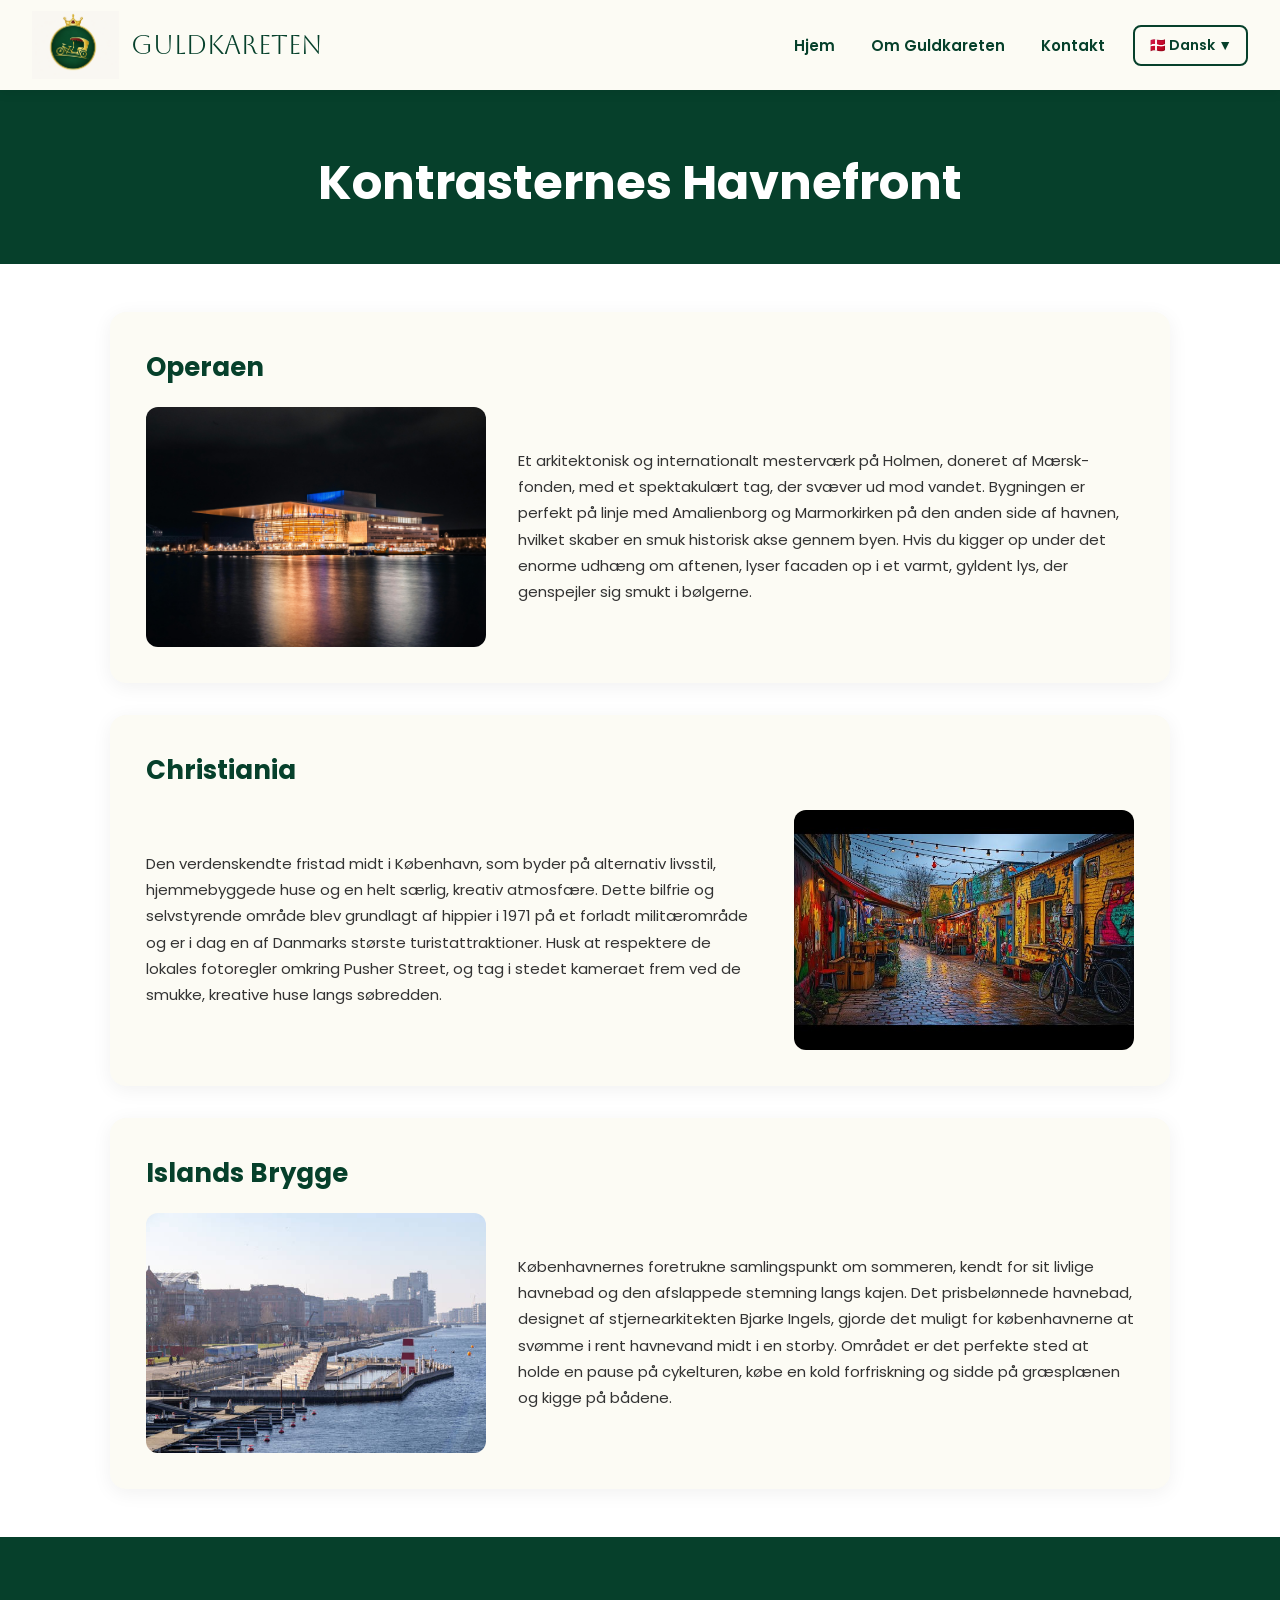
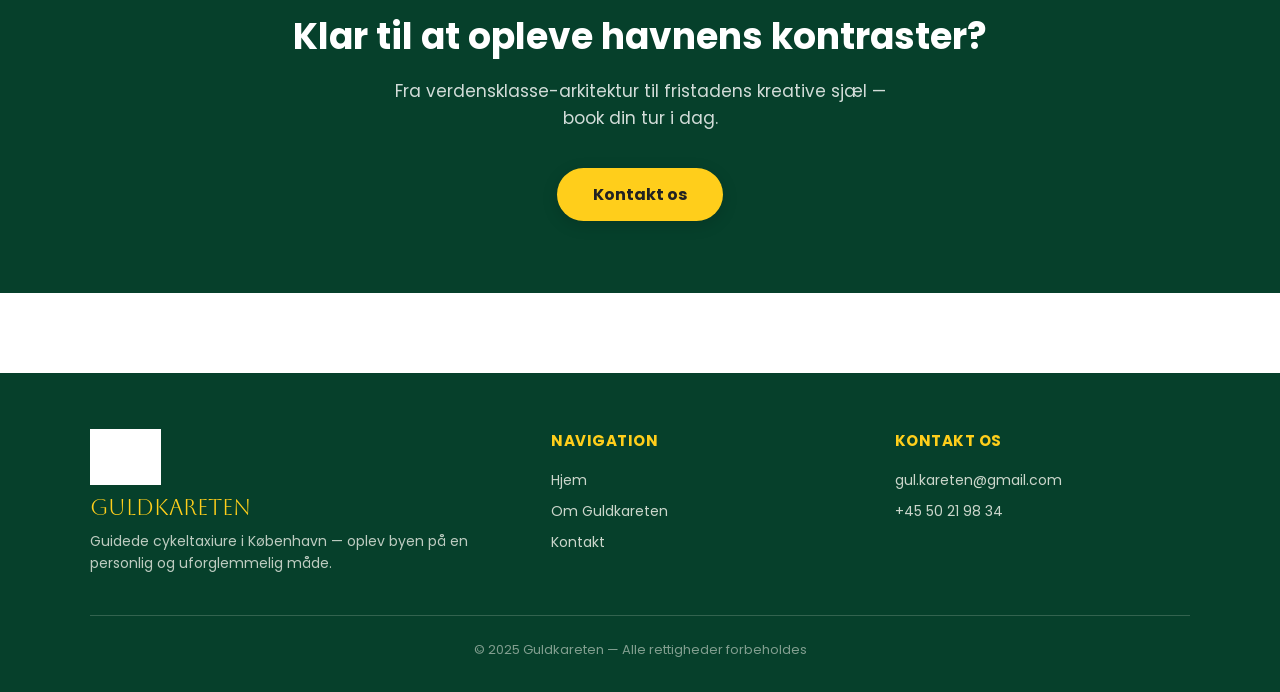
<file: kontrasternes-havnefront.html>
﻿<!DOCTYPE html>
<html lang="da" dir="ltr">
<head>
    <meta charset="UTF-8">
    <meta name="viewport" content="width=device-width, initial-scale=1.0">
    <title>Kontrasternes Havnefront — Guldkareten</title>
    <link rel="stylesheet" href="Ture.css">
</head>
<body>
    <header>
        <a href="index.html" class="header-brand">
            <img src="billeder/ChatGPT Image Jun 9, 2026, 02_54_41 PM.png" alt="Guldkareten logo">
            <span class="brand-name">Guldkareten</span>
        </a>
        <button class="hamburger" id="hamburger" aria-label="Åbn menu" aria-expanded="false">
            <span></span><span></span><span></span>
        </button>
        <nav id="nav">
            <a href="index.html" data-da="Hjem" data-en="Home" data-fr="Accueil" data-ar="الرئيسية" data-it="Casa" data-de="Startseite">Hjem</a>
            <a href="omos.html" data-da="Om Guldkareten" data-en="About Guldkareten" data-fr="À propos" data-ar="عن غولدكارتن" data-it="Chi siamo" data-de="Über Guldkareten">Om Guldkareten</a>
            <a href="contact.html" data-da="Kontakt" data-en="Contact" data-fr="Contact" data-ar="اتصل بنا" data-it="Contatto" data-de="Kontakt">Kontakt</a>
            <div class="language-menu" id="languageMenu">
                <button class="language-btn" id="langBtn">🇩🇰 Dansk ▼</button>
                <div class="language-dropdown">
                    <a href="#" data-lang="da">🇩🇰 Dansk</a>
                    <a href="#" data-lang="en">🇬🇧 English</a>
                    <a href="#" data-lang="fr">🇫🇷 Français</a>
                    <a href="#" data-lang="ar">🇸🇦 العربية</a>
                    <a href="#" data-lang="it">🇮🇹 Italiano</a>
                    <a href="#" data-lang="de">🇩🇪 Deutsch</a>
                </div>
            </div>
        </nav>
    </header>

    <main>
        <section class="tur-hero">
            <h1 data-da="Kontrasternes Havnefront" data-en="Harbour Contrasts" data-fr="Contrastes du port" data-ar="واجهة الميناء المتناقضة" data-it="Contrasti del Porto" data-de="Hafenkontraste">Kontrasternes Havnefront</h1>
        </section>

        <div class="ture-sektioner">

            <div class="ture-section">
                <h2 class="ture-title" data-da="Operaen" data-en="The Opera House" data-fr="L'Opéra" data-ar="دار الأوبرا" data-it="Il Teatro dell'Opera" data-de="Das Opernhaus">Operaen</h2>
                <div class="ture-content">
                    <div class="ture-image"><img src="billeder/operaen.jpeg" alt="Operaen i København"></div>
                    <div class="ture-text">
                        <div data-lang="da"><p>Et arkitektonisk og internationalt mesterværk på Holmen, doneret af Mærsk-fonden, med et spektakulært tag, der svæver ud mod vandet. Bygningen er perfekt på linje med Amalienborg og Marmorkirken på den anden side af havnen, hvilket skaber en smuk historisk akse gennem byen. Hvis du kigger op under det enorme udhæng om aftenen, lyser facaden op i et varmt, gyldent lys, der genspejler sig smukt i bølgerne.</p></div>
                        <div data-lang="en" style="display:none"><p>An architectural and international masterpiece on Holmen, donated by the Maersk Foundation, with a spectacular roof that floats out towards the water. The building is perfectly aligned with Amalienborg and the Marble Church on the other side of the harbour. In the evening, the facade lights up in a warm, golden glow that reflects beautifully in the waves.</p></div>
                        <div data-lang="fr" style="display:none"><p>Un chef-d'œuvre architectural international sur Holmen, offert par la Fondation Maersk, avec un toit spectaculaire qui s'avance vers l'eau. Le bâtiment est parfaitement aligné avec Amalienborg et l'église de marbre de l'autre côté du port, créant un bel axe historique à travers la ville. Le soir, la façade s'illumine d'une lueur chaude et dorée qui se reflète magnifiquement dans les vagues.</p></div>
                        <div data-lang="ar" style="display:none"><p>تحفة معمارية دولية على جزيرة هولمن، مهداة من مؤسسة ميرسك، بسقف مذهل يمتد نحو المياه. المبنى محاذٍ تماماً لقصر أمالينبورغ والكنيسة الرخامية على الضفة المقابلة من الميناء، مما يخلق محوراً تاريخياً جميلاً. في المساء، تتوهج الواجهة بضوء ذهبي دافئ يتعكس بشكل رائع على الأمواج.</p></div>
                        <div data-lang="it" style="display:none"><p>Un capolavoro architettonico internazionale sull'isola di Holmen, donato dalla Fondazione Maersk, con uno spettacolare tetto che si estende verso l'acqua. L'edificio è perfettamente allineato con Amalienborg e la Chiesa di Marmo sull'altra sponda del porto, creando un bel asse storico attraverso la città. La sera la facciata si illumina di una calda luce dorata che si riflette magnificamente sulle onde.</p></div>
                        <div data-lang="de" style="display:none"><p>Ein architektonisches und internationales Meisterwerk auf Holmen, gespendet von der Maersk-Stiftung, mit einem spektakulären Dach, das sich über das Wasser erstreckt. Das Gebäude ist perfekt ausgerichtet mit Amalienborg und der Marmorkirche auf der anderen Seite des Hafens, was eine schöne historische Achse durch die Stadt schafft. Am Abend erstrahlt die Fassade in einem warmen, goldenen Schimmer, der sich wunderschön in den Wellen spiegelt.</p></div>
                    </div>
                </div>
            </div>

            <div class="ture-section">
                <h2 class="ture-title">Christiania</h2>
                <div class="ture-content">
                    <div class="ture-image"><img src="billeder/christiania.jpg" alt="Fristaden Christiania"></div>
                    <div class="ture-text">
                        <div data-lang="da"><p>Den verdenskendte fristad midt i København, som byder på alternativ livsstil, hjemmebyggede huse og en helt særlig, kreativ atmosfære. Dette bilfrie og selvstyrende område blev grundlagt af hippier i 1971 på et forladt militærområde og er i dag en af Danmarks største turistattraktioner. Husk at respektere de lokales fotoregler omkring Pusher Street, og tag i stedet kameraet frem ved de smukke, kreative huse langs søbredden.</p></div>
                        <div data-lang="en" style="display:none"><p>The world-famous free town in the middle of Copenhagen, which offers an alternative lifestyle, self-built houses, and a completely unique, creative atmosphere. This car-free and self-governing area was founded by hippies in 1971 on an abandoned military area and is today one of Denmark's largest tourist attractions. Remember to respect the locals' photo rules around Pusher Street.</p></div>
                        <div data-lang="fr" style="display:none"><p>La ville libre mondialement connue au cœur de Copenhague, qui propose un style de vie alternatif, des maisons construites soi-même et une atmosphère créative vraiment unique. Cette zone sans voitures et autogérée a été fondée par des hippies en 1971 sur un ancien site militaire. N'oubliez pas de respecter les règles photographiques des habitants autour de Pusher Street.</p></div>
                        <div data-lang="ar" style="display:none"><p>المدينة الحرة المعروفة عالمياً في قلب كوبنهاغن، التي تقدم أسلوب حياة بديلاً وبيوتاً مبنية يدوياً وأجواءً إبداعية فريدة. أسسها الهيبيون عام 1971 على موقع عسكري مهجور، وهي اليوم من أكبر المعالم السياحية في الدنمارك. لا تنس احترام قواعد التصوير المحلية حول شارع بوشر.</p></div>
                        <div data-lang="it" style="display:none"><p>La famosa città libera nel cuore di Copenaghen, che offre uno stile di vita alternativo, case costruite autonomamente e un'atmosfera creativa unica. Quest'area senza auto e autogestita fu fondata dagli hippie nel 1971 su un'area militare abbandonata ed è oggi una delle maggiori attrazioni turistiche della Danimarca. Ricordati di rispettare le regole fotografiche locali intorno a Pusher Street.</p></div>
                        <div data-lang="de" style="display:none"><p>Die weltberühmte Freistadt mitten in Kopenhagen, die einen alternativen Lebensstil, selbst gebaute Häuser und eine völlig einzigartige kreative Atmosphäre bietet. Dieses autofreie und selbstverwaltete Gebiet wurde 1971 von Hippies auf einem verlassenen Militärgelände gegründet und ist heute eine der größten Touristenattraktionen Dänemarks. Denke daran, die Fotoregeln der Einwohner rund um die Pusher Street zu respektieren.</p></div>
                    </div>
                </div>
            </div>

            <div class="ture-section">
                <h2 class="ture-title">Islands Brygge</h2>
                <div class="ture-content">
                    <div class="ture-image"><img src="billeder/islandsbrygge.jpg" alt="Islands Brygge Havnebad"></div>
                    <div class="ture-text">
                        <div data-lang="da"><p>Københavnernes foretrukne samlingspunkt om sommeren, kendt for sit livlige havnebad og den afslappede stemning langs kajen. Det prisbelønnede havnebad, designet af stjernearkitekten Bjarke Ingels, gjorde det muligt for københavnerne at svømme i rent havnevand midt i en storby. Området er det perfekte sted at holde en pause på cykelturen, købe en kold forfriskning og sidde på græsplænen og kigge på bådene.</p></div>
                        <div data-lang="en" style="display:none"><p>Copenhageners' favourite gathering spot in the summer, known for its lively harbour bath and relaxed atmosphere along the quay. The award-winning harbour bath, designed by star architect Bjarke Ingels, made it possible for Copenhageners to swim in clean harbour water in the middle of a metropolis. The area is the perfect place to take a break on the bike tour.</p></div>
                        <div data-lang="fr" style="display:none"><p>Le lieu de rassemblement préféré des Copenhaguois en été, connu pour son bain de port animé et l'atmosphère détendue le long du quai. Le bain de port primé, conçu par l'architecte star Bjarke Ingels, a permis aux habitants de nager dans l'eau propre du port au milieu d'une grande ville. C'est l'endroit idéal pour faire une pause dans la visite à vélo.</p></div>
                        <div data-lang="ar" style="display:none"><p>المكان المفضّل للكوبنهاغنيين في الصيف، المعروف بحمام ميناءه الحيوي والأجواء المريحة على طول الرصيف. حمام الميناء الحائز على جوائز، الذي صممه المهندس بيارك إنغلز، أتاح للسكان السباحة في مياه ميناء نظيفة وسط مدينة كبيرة. إنه المكان المثالي لأخذ استراحة في الجولة.</p></div>
                        <div data-lang="it" style="display:none"><p>Il luogo di ritrovo preferito dai copenagheni in estate, noto per il vivace bagno del porto e l'atmosfera rilassata lungo la banchina. Il premiato bagno portuale, progettato dall'archistar Bjarke Ingels, ha reso possibile per i copenagheni nuotare in acqua pulita del porto nel mezzo di una metropoli. L'area è il posto perfetto per fare una pausa durante il tour in bicicletta.</p></div>
                        <div data-lang="de" style="display:none"><p>Der beliebteste Treffpunkt der Kopenhagener im Sommer, bekannt für sein lebhaftes Hafenbad und die entspannte Atmosphäre entlang der Kaimauer. Das preisgekrönte Hafenbad, entworfen vom Stararchitekten Bjarke Ingels, ermöglichte es den Kopenhagener, im sauberen Hafenwasser mitten in einer Großstadt zu schwimmen. Das Gebiet ist der perfekte Ort für eine Pause bei der Radtour.</p></div>
                    </div>
                </div>
            </div>

        </div>

        <section class="tur-cta">
            <h2 data-da="Klar til at opleve havnens kontraster?" data-en="Ready to experience the harbour contrasts?" data-fr="Prêt(e) à vivre les contrastes du port ?" data-ar="مستعد لاكتشاف تناقضات الميناء؟" data-it="Pronto a vivere i contrasti del porto?" data-de="Bereit, die Hafenkontraste zu erleben?">Klar til at opleve havnens kontraster?</h2>
            <p data-da="Fra verdensklasse-arkitektur til fristadens kreative sjæl — book din tur i dag."
               data-en="From world-class architecture to the free town's creative soul — book your tour today."
               data-fr="De l'architecture de classe mondiale à l'âme créative de la ville libre — réservez votre tour aujourd'hui."
               data-ar="من العمارة العالمية إلى الروح الإبداعية للمدينة الحرة — احجز جولتك اليوم."
               data-it="Dall'architettura di fama mondiale all'anima creativa della città libera — prenota il tuo tour oggi."
               data-de="Von weltklasse Architektur bis zur kreativen Seele der Freistadt — buche deine Tour heute.">
                Fra verdensklasse-arkitektur til fristadens kreative sjæl — book din tur i dag.
            </p>
            <a href="contact.html" class="knap-gul" data-da="Kontakt os" data-en="Contact us" data-fr="Contactez-nous" data-ar="اتصل بنا" data-it="Contattaci" data-de="Kontakt">Kontakt os</a>
        </section>
    </main>

    <footer>
        <div class="footer-inner">
            <div class="footer-brand">
                <img src="billeder/ChatGPT Image Jun 9, 2026, 02_54_41 PM.png" alt="Guldkareten logo">
                <span class="footer-brand-name">Guldkareten</span>
                <p data-da="Guidede cykeltaxiure i København — oplev byen på en personlig og uforglemmelig måde."
                   data-en="Guided taxi-bike tours in Copenhagen — experience the city in a personal and unforgettable way."
                   data-fr="Tours guidés en vélo-taxi à Copenhague — vivez la ville de façon personnelle et inoubliable."
                   data-ar="جولات دراجات التاكسي الموجهة في كوبنهاغن — اكتشف المدينة بطريقة شخصية لا تُنسى."
                   data-it="Tour guidati in taxi bici a Copenaghen — vivi la città in modo personale e indimenticabile."
                   data-de="Geführte Fahrradtaxi-Touren in Kopenhagen — erleben Sie die Stadt auf persönliche und unvergessliche Weise.">
                    Guidede cykeltaxiure i København — oplev byen på en personlig og uforglemmelig måde.
                </p>
            </div>
            <div class="footer-col">
                <h4 data-da="Navigation" data-en="Navigation" data-fr="Navigation" data-ar="التنقل" data-it="Navigazione" data-de="Navigation">Navigation</h4>
                <a href="index.html" data-da="Hjem" data-en="Home" data-fr="Accueil" data-ar="الرئيسية" data-it="Casa" data-de="Startseite">Hjem</a>
                <a href="omos.html" data-da="Om Guldkareten" data-en="About Guldkareten" data-fr="À propos" data-ar="عن غولدكارتن" data-it="Chi siamo" data-de="Über Guldkareten">Om Guldkareten</a>
                <a href="contact.html" data-da="Kontakt" data-en="Contact" data-fr="Contact" data-ar="اتصل بنا" data-it="Contatto" data-de="Kontakt">Kontakt</a>
            </div>
            <div class="footer-col">
                <h4 data-da="Kontakt os" data-en="Contact us" data-fr="Contactez-nous" data-ar="اتصل بنا" data-it="Contattaci" data-de="Kontakt">Kontakt os</h4>
                <a href="mailto:gul.kareten@gmail.com">gul.kareten@gmail.com</a>
                <a href="tel:+4550219834">+45 50 21 98 34</a>
            </div>
        </div>
        <div class="footer-bottom">
            <p data-da="© 2025 Guldkareten — Alle rettigheder forbeholdes"
               data-en="© 2025 Guldkareten — All rights reserved"
               data-fr="© 2025 Guldkareten — Tous droits réservés"
               data-ar="© 2025 غولدكارتن — جميع الحقوق محفوظة"
               data-it="© 2025 Guldkareten — Tutti i diritti riservati"
               data-de="© 2025 Guldkareten — Alle Rechte vorbehalten">
                © 2025 Guldkareten — Alle rettigheder forbeholdes
            </p>
        </div>
    </footer>
    <script src="Taxicykel.js"></script>
</body>
</html>
</file>
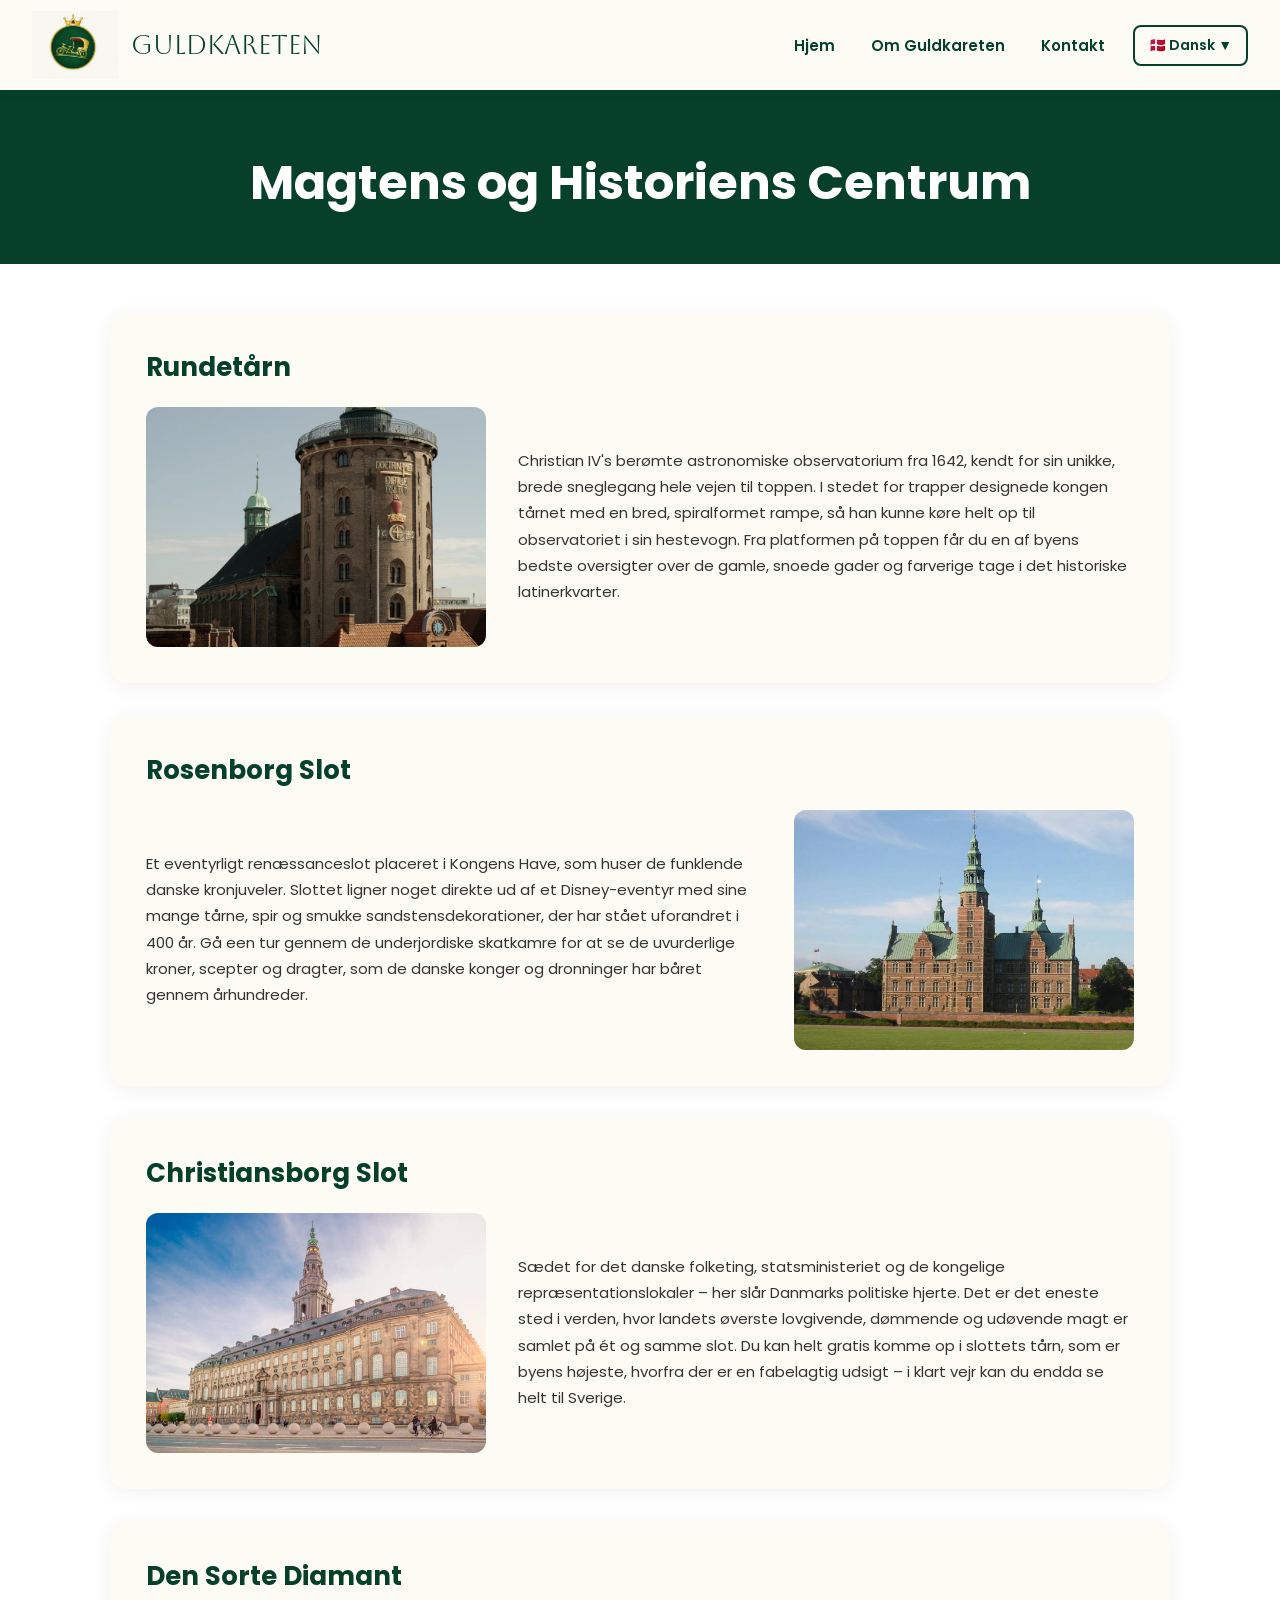
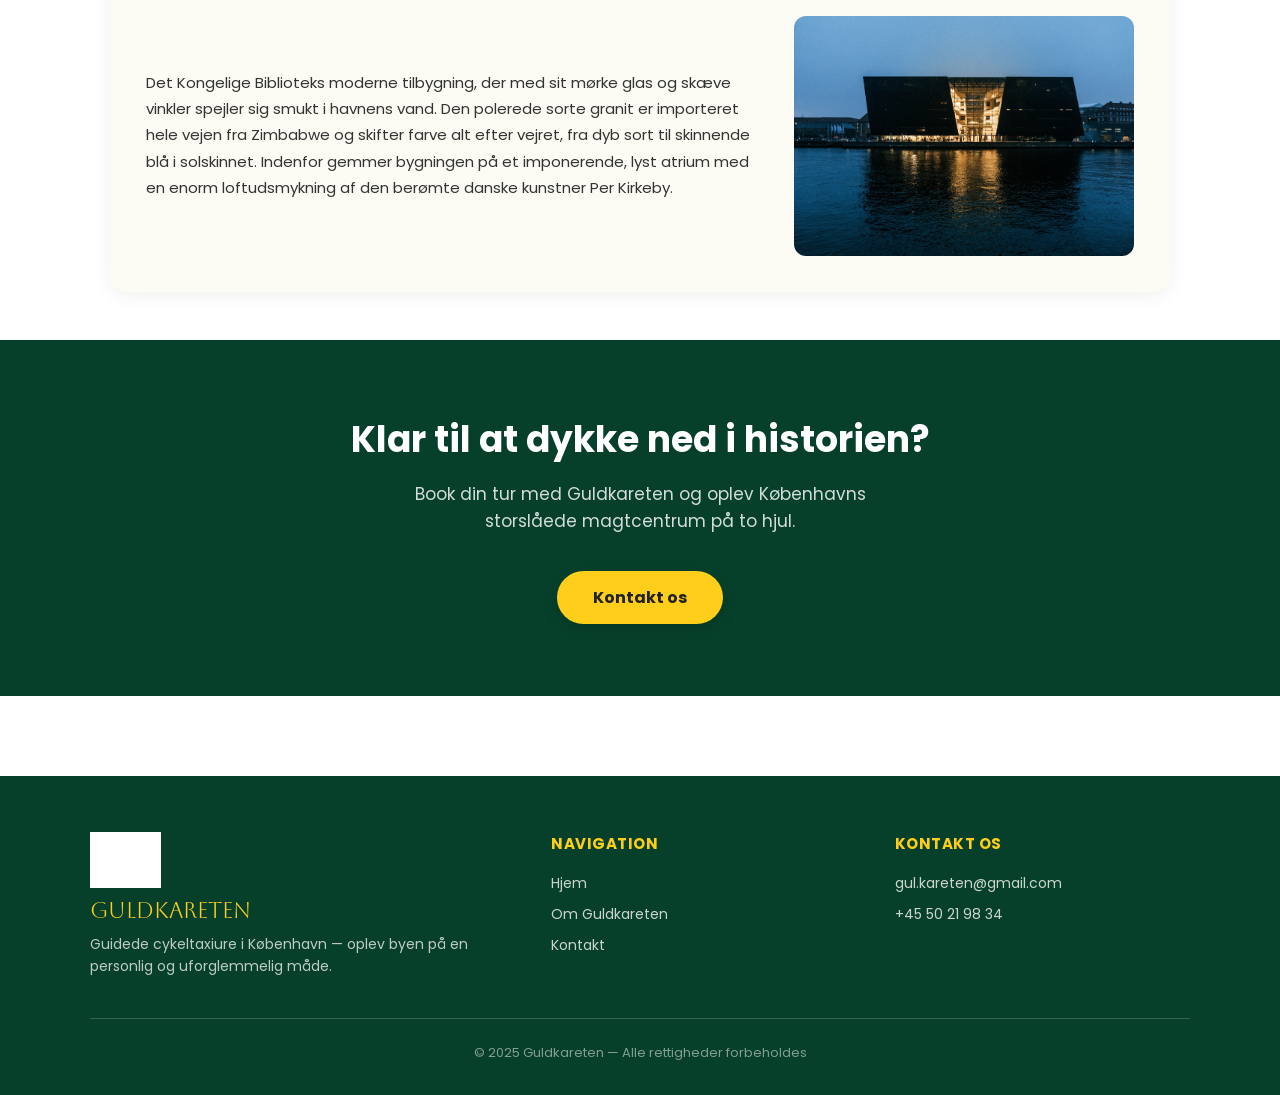
<file: Magtens-og-historiernes-centrum.html>
﻿<!DOCTYPE html>
<html lang="da" dir="ltr">
<head>
    <meta charset="UTF-8">
    <meta name="viewport" content="width=device-width, initial-scale=1.0">
    <title>Magtens og Historiens Centrum — Guldkareten</title>
    <link rel="stylesheet" href="Ture.css">
</head>
<body>
    <header>
        <a href="index.html" class="header-brand">
            <img src="billeder/ChatGPT Image Jun 9, 2026, 02_54_41 PM.png" alt="Guldkareten logo">
            <span class="brand-name">Guldkareten</span>
        </a>
        <button class="hamburger" id="hamburger" aria-label="Åbn menu" aria-expanded="false">
            <span></span><span></span><span></span>
        </button>
        <nav id="nav">
            <a href="index.html" data-da="Hjem" data-en="Home" data-fr="Accueil" data-ar="الرئيسية" data-it="Casa" data-de="Startseite">Hjem</a>
            <a href="omos.html" data-da="Om Guldkareten" data-en="About Guldkareten" data-fr="À propos" data-ar="عن غولدكارتن" data-it="Chi siamo" data-de="Über Guldkareten">Om Guldkareten</a>
            <a href="contact.html" data-da="Kontakt" data-en="Contact" data-fr="Contact" data-ar="اتصل بنا" data-it="Contatto" data-de="Kontakt">Kontakt</a>
            <div class="language-menu" id="languageMenu">
                <button class="language-btn" id="langBtn">🇩🇰 Dansk ▼</button>
                <div class="language-dropdown">
                    <a href="#" data-lang="da">🇩🇰 Dansk</a>
                    <a href="#" data-lang="en">🇬🇧 English</a>
                    <a href="#" data-lang="fr">🇫🇷 Français</a>
                    <a href="#" data-lang="ar">🇸🇦 العربية</a>
                    <a href="#" data-lang="it">🇮🇹 Italiano</a>
                    <a href="#" data-lang="de">🇩🇪 Deutsch</a>
                </div>
            </div>
        </nav>
    </header>

    <main>
        <section class="tur-hero">
            <h1 data-da="Magtens og Historiens Centrum" data-en="Power &amp; History" data-fr="Pouvoir &amp; Histoire" data-ar="مركز القوة والتاريخ" data-it="Potere e Storia" data-de="Macht und Geschichte">Magtens og Historiens Centrum</h1>
        </section>

        <div class="ture-sektioner">

            <div class="ture-section">
                <h2 class="ture-title">Rundetårn</h2>
                <div class="ture-content">
                    <div class="ture-image"><img src="billeder/rundetårn.webp" alt="Rundetårn i København"></div>
                    <div class="ture-text">
                        <div data-lang="da"><p>Christian IV's berømte astronomiske observatorium fra 1642, kendt for sin unikke, brede sneglegang hele vejen til toppen. I stedet for trapper designede kongen tårnet med en bred, spiralformet rampe, så han kunne køre helt op til observatoriet i sin hestevogn. Fra platformen på toppen får du en af byens bedste oversigter over de gamle, snoede gader og farverige tage i det historiske latinerkvarter.</p></div>
                        <div data-lang="en" style="display:none"><p>Christian IV's famous astronomical observatory from 1642, known for its unique, wide spiral ramp all the way to the top. Instead of stairs, the king designed the tower with a wide spiral ramp so he could ride his horse carriage all the way up to the observatory. From the platform at the top, you get one of the city's best views over the old, winding streets and colourful rooftops of the historic Latin Quarter.</p></div>
                        <div data-lang="fr" style="display:none"><p>Le célèbre observatoire astronomique de Christian IV datant de 1642, connu pour sa rampe en colimaçon unique et large qui monte jusqu'au sommet. Au lieu d'escaliers, le roi a conçu la tour avec une large rampe en spirale pour pouvoir monter jusqu'à l'observatoire en carrosse. Depuis la plateforme au sommet, vous avez l'une des meilleures vues de la ville sur les vieilles ruelles sinueuses et les toits colorés du quartier latin historique.</p></div>
                        <div data-lang="ar" style="display:none"><p>مرصد كريستيان الرابع الفلكي الشهير من عام 1642، المعروف بمنحدره الحلزوني الواسع الفريد الممتد حتى القمة. بدلاً من الدرج، صمّم الملك البرج بمنحدر حلزوني ليتمكن من قيادة عربته حتى المرصد. من المنصة في القمة، تحصل على واحدة من أجمل الإطلالات على الأزقة القديمة الملتوية والأسطح الملونة في الحي اللاتيني التاريخي.</p></div>
                        <div data-lang="it" style="display:none"><p>Il famoso osservatorio astronomico di Christian IV dal 1642, noto per la sua unica ampia rampa a spirale fino alla cima. Invece delle scale, il re progettò la torre con una larga rampa a spirale per poter guidare la sua carrozza fino all'osservatorio. Dalla piattaforma in cima si ha una delle migliori viste della città sulle vecchie strade tortuose e i tetti colorati del quartiere latino storico.</p></div>
                        <div data-lang="de" style="display:none"><p>Das berühmte astronomische Observatorium von Christian IV. aus dem Jahr 1642, bekannt für seine einzigartige breite Spiralrampe bis zur Spitze. Statt Treppen entwarf der König den Turm mit einer breiten Spiralrampe, damit er mit seiner Pferdekutsche bis zum Observatorium fahren konnte. Von der Plattform oben hat man einen der besten Ausblicke der Stadt auf die alten, gewundenen Gassen und bunten Dächer des historischen Lateinerviertels.</p></div>
                    </div>
                </div>
            </div>

            <div class="ture-section">
                <h2 class="ture-title" data-da="Rosenborg Slot" data-en="Rosenborg Castle" data-fr="Château de Rosenborg" data-ar="قلعة روزنبورغ" data-it="Castello di Rosenborg" data-de="Schloss Rosenborg">Rosenborg Slot</h2>
                <div class="ture-content">
                    <div class="ture-image"><img src="billeder/rosenborg.webp" alt="Rosenborg Slot"></div>
                    <div class="ture-text">
                        <div data-lang="da"><p>Et eventyrligt renæssanceslot placeret i Kongens Have, som huser de funklende danske kronjuveler. Slottet ligner noget direkte ud af et Disney-eventyr med sine mange tårne, spir og smukke sandstensdekorationer, der har stået uforandret i 400 år. Gå een tur gennem de underjordiske skatkamre for at se de uvurderlige kroner, scepter og dragter, som de danske konger og dronninger har båret gennem århundreder.</p></div>
                        <div data-lang="en" style="display:none"><p>A fairytale Renaissance castle located in the King's Garden, housing the sparkling Danish Crown Jewels. The castle looks like something straight out of a Disney fairy tale with its many towers, spires, and beautiful sandstone decorations that have stood unchanged for 400 years. Walk through the underground treasury to see the priceless crowns, sceptres, and garments worn by Danish kings and queens throughout the centuries.</p></div>
                        <div data-lang="fr" style="display:none"><p>Un château Renaissance féerique situé dans le Jardin du Roi, qui abrite les étincelants joyaux de la couronne danoise. Le château ressemble à quelque chose sorti tout droit d'un conte de fées Disney avec ses nombreuses tours, flèches et belles décorations en grès qui sont restées inchangées depuis 400 ans. Parcourez les salles souterraines du trésor pour voir les couronnes, sceptres et vêtements inestimables portés par les rois et reines danois à travers les siècles.</p></div>
                        <div data-lang="ar" style="display:none"><p>قلعة عصر النهضة الخيالية الواقعة في حديقة الملك، التي تحتضن المجوهرات الملكية الدنماركية اللامعة. تبدو القلعة كأنها مقتطعة من قصة ديزني بأبراجها وقبابها وزخارف الحجر الرملي التي ظلت دون تغيير منذ 400 عام. تجوّل في الخزائن السرية لمشاهدة التيجان والصولجانات والأزياء الثمينة التي ارتداها ملوك وملكات الدنمارك عبر القرون.</p></div>
                        <div data-lang="it" style="display:none"><p>Un fiabesco castello rinascimentale situato nel Giardino del Re, che ospita i scintillanti Gioielli della Corona danese. Il castello sembra uscito direttamente da una fiaba Disney con le sue molte torri, guglie e belle decorazioni in arenaria rimaste invariate per 400 anni. Attraversa i sotterranei del tesoro per vedere le inestimabili corone, scettri e abiti indossati dai re e dalle regine danesi nel corso dei secoli.</p></div>
                        <div data-lang="de" style="display:none"><p>Ein märchenhaftes Renaissanceschloss im Königsgarten, das die funkelnden dänischen Kronjuwelen beherbergt. Das Schloss sieht aus wie direkt aus einem Disney-Märchen, mit seinen vielen Türmen, Spitzen und schönen Sandsteindekorationen, die seit 400 Jahren unverändert geblieben sind. Gehe durch die unterirdischen Schatzkammern, um die unschätzbaren Kronen, Zepter und Gewänder zu sehen, die dänische Könige und Königinnen über die Jahrhunderte getragen haben.</p></div>
                    </div>
                </div>
            </div>

            <div class="ture-section">
                <h2 class="ture-title" data-da="Christiansborg Slot" data-en="Christiansborg Palace" data-fr="Palais de Christiansborg" data-ar="قصر كريستيانسبورغ" data-it="Palazzo di Christiansborg" data-de="Schloss Christiansborg">Christiansborg Slot</h2>
                <div class="ture-content">
                    <div class="ture-image"><img src="billeder/christiansborg.jpg" alt="Christiansborg Slot"></div>
                    <div class="ture-text">
                        <div data-lang="da"><p>Sædet for det danske folketing, statsministeriet og de kongelige repræsentationslokaler – her slår Danmarks politiske hjerte. Det er det eneste sted i verden, hvor landets øverste lovgivende, dømmende og udøvende magt er samlet på ét og samme slot. Du kan helt gratis komme op i slottets tårn, som er byens højeste, hvorfra der er en fabelagtig udsigt – i klart vejr kan du endda se helt til Sverige.</p></div>
                        <div data-lang="en" style="display:none"><p>The seat of the Danish Parliament, the Prime Minister's Office, and the royal reception rooms — here beats the political heart of Denmark. It is the only place in the world where the country's highest legislative, judicial, and executive powers are gathered in one and the same palace. You can visit the palace tower for free — it is the city's highest point, offering a fabulous view, and on clear days you can even see all the way to Sweden.</p></div>
                        <div data-lang="fr" style="display:none"><p>Le siège du Parlement danois, du bureau du Premier ministre et des appartements de réception royaux — ici bat le cœur politique du Danemark. C'est le seul endroit au monde où les trois pouvoirs suprêmes du pays — législatif, judiciaire et exécutif — sont réunis dans un seul et même palais. Vous pouvez grimper gratuitement dans la tour du palais, la plus haute de la ville, d'où vous avez une vue fabuleuse — par temps clair, vous pouvez même voir jusqu'en Suède.</p></div>
                        <div data-lang="ar" style="display:none"><p>مقرّ البرلمان الدنماركي ومكتب رئيس الوزراء وقاعات الاستقبال الملكية — هنا يدق القلب السياسي للدنمارك. إنه المكان الوحيد في العالم الذي تجتمع فيه السلطات الثلاث العليا — التشريعية والقضائية والتنفيذية — في قصر واحد. يمكنك زيارة برج القصر مجاناً، وهو الأعلى في المدينة، حيث تنبسط إطلالة رائعة — وفي الطقس الصافي يمكنك رؤية السويد.</p></div>
                        <div data-lang="it" style="display:none"><p>La sede del Parlamento danese, dell'Ufficio del Primo Ministro e delle sale di rappresentanza reali — qui batte il cuore politico della Danimarca. È l'unico posto al mondo dove i tre poteri supremi del paese — legislativo, giudiziario ed esecutivo — sono riuniti in uno stesso palazzo. Puoi salire gratuitamente sulla torre del palazzo, la più alta della città, da cui si gode una vista favolosa — nelle giornate limpide puoi persino vedere fino alla Svezia.</p></div>
                        <div data-lang="de" style="display:none"><p>Der Sitz des dänischen Parlaments, des Ministerpräsidentenamts und der königlichen Repräsentationsräume — hier schlägt das politische Herz Dänemarks. Es ist der einzige Ort der Welt, wo die höchsten gesetzgebenden, richterlichen und vollziehenden Gewalten des Landes in einem und demselben Schloss versammelt sind. Du kannst den Schlossturm kostenlos besuchen, der höchste Punkt der Stadt, von dem aus du eine fantastische Aussicht hast — an klaren Tagen kannst du sogar bis nach Schweden sehen.</p></div>
                    </div>
                </div>
            </div>

            <div class="ture-section">
                <h2 class="ture-title" data-da="Den Sorte Diamant" data-en="The Black Diamond" data-fr="Le Diamant Noir" data-ar="الماسة السوداء" data-it="Il Diamante Nero" data-de="Der Schwarze Diamant">Den Sorte Diamant</h2>
                <div class="ture-content">
                    <div class="ture-image"><img src="billeder/densortediamant.webp" alt="Den Sorte Diamant"></div>
                    <div class="ture-text">
                        <div data-lang="da"><p>Det Kongelige Biblioteks moderne tilbygning, der med sit mørke glas og skæve vinkler spejler sig smukt i havnens vand. Den polerede sorte granit er importeret hele vejen fra Zimbabwe og skifter farve alt efter vejret, fra dyb sort til skinnende blå i solskinnet. Indenfor gemmer bygningen på et imponerende, lyst atrium med en enorm loftudsmykning af den berømte danske kunstner Per Kirkeby.</p></div>
                        <div data-lang="en" style="display:none"><p>The Royal Library's modern extension, whose dark glass and angular design reflects beautifully in the harbour water. The polished black granite was imported all the way from Zimbabwe and changes colour depending on the weather, from deep black to shining blue in the sunshine. Inside, the building hides an impressive, bright atrium with an enormous ceiling decoration by the famous Danish artist Per Kirkeby.</p></div>
                        <div data-lang="fr" style="display:none"><p>L'extension moderne de la Bibliothèque royale, dont le verre sombre et les angles asymétriques se reflètent magnifiquement dans l'eau du port. Le granit noir poli a été importé du Zimbabwe et change de couleur selon la météo, passant du noir profond au bleu brillant au soleil. À l'intérieur, le bâtiment cache un impressionnant atrium lumineux avec une immense décoration de plafond de l'artiste danois Per Kirkeby.</p></div>
                        <div data-lang="ar" style="display:none"><p>الملحق الحديث للمكتبة الملكية الذي تعكس زجاجته الداكنة وزواياه الحادة صورةً جميلة في مياه الميناء. الغرانيت الأسود اللامع مستورد من زيمبابوي ويتغير لونه بحسب الطقس، من الأسود العميق إلى الأزرق اللامع في أشعة الشمس. في الداخل يخبّئ المبنى أتريوم ضخماً مضاءً مع زخرفة سقف رائعة للفنان الدنماركي الشهير بر كيركيبي.</p></div>
                        <div data-lang="it" style="display:none"><p>L'estensione moderna della Biblioteca Reale, il cui vetro scuro e gli angoli obliqui si riflettono magnificamente nell'acqua del porto. Il granito nero lucidato è stato importato direttamente dallo Zimbabwe e cambia colore secondo il meteo, dal nero profondo all'azzurro brillante al sole. All'interno l'edificio nasconde un impressionante e luminoso atrio con un'enorme decorazione del soffitto del famoso artista danese Per Kirkeby.</p></div>
                        <div data-lang="de" style="display:none"><p>Die moderne Erweiterung der Königlichen Bibliothek, deren dunkles Glas und schräge Winkel sich wunderschön im Hafenwasser spiegeln. Der polierte schwarze Granit wurde aus Simbabwe importiert und ändert je nach Wetter die Farbe, von tiefem Schwarz bis leuchtendem Blau in der Sonne. Im Inneren verbirgt das Gebäude ein beeindruckendes, helles Atrium mit einer riesigen Deckendekoration des berühmten dänischen Künstlers Per Kirkeby.</p></div>
                    </div>
                </div>
            </div>

        </div>

        <section class="tur-cta">
            <h2 data-da="Klar til at dykke ned i historien?" data-en="Ready to dive into history?" data-fr="Prêt(e) à plonger dans l'histoire ?" data-ar="مستعد للغوص في التاريخ؟" data-it="Pronto a immergerti nella storia?" data-de="Bereit, in die Geschichte einzutauchen?">Klar til at dykke ned i historien?</h2>
            <p data-da="Book din tur med Guldkareten og oplev Københavns storslåede magtcentrum på to hjul."
               data-en="Book your tour with Guldkareten and experience Copenhagen's magnificent power centre on two wheels."
               data-fr="Réservez votre tour avec Guldkareten et découvrez le magnifique centre du pouvoir de Copenhague à vélo."
               data-ar="احجز جولتك مع غولدكارتن واكتشف مركز القوة الرائع في كوبنهاغن على عجلتين."
               data-it="Prenota il tuo tour con Guldkareten e scopri il magnifico centro del potere di Copenaghen in bicicletta."
               data-de="Buche deine Tour mit Guldkareten und erlebe Kopenhagens großartiges Machtzentrum auf zwei Rädern.">
                Book din tur med Guldkareten og oplev Københavns storslåede magtcentrum på to hjul.
            </p>
            <a href="contact.html" class="knap-gul" data-da="Kontakt os" data-en="Contact us" data-fr="Contactez-nous" data-ar="اتصل بنا" data-it="Contattaci" data-de="Kontakt">Kontakt os</a>
        </section>
    </main>

    <footer>
        <div class="footer-inner">
            <div class="footer-brand">
                <img src="billeder/ChatGPT Image Jun 9, 2026, 02_54_41 PM.png" alt="Guldkareten logo">
                <span class="footer-brand-name">Guldkareten</span>
                <p data-da="Guidede cykeltaxiure i København — oplev byen på en personlig og uforglemmelig måde."
                   data-en="Guided taxi-bike tours in Copenhagen — experience the city in a personal and unforgettable way."
                   data-fr="Tours guidés en vélo-taxi à Copenhague — vivez la ville de façon personnelle et inoubliable."
                   data-ar="جولات دراجات التاكسي الموجهة في كوبنهاغن — اكتشف المدينة بطريقة شخصية لا تُنسى."
                   data-it="Tour guidati in taxi bici a Copenaghen — vivi la città in modo personale e indimenticabile."
                   data-de="Geführte Fahrradtaxi-Touren in Kopenhagen — erleben Sie die Stadt auf persönliche und unvergessliche Weise.">
                    Guidede cykeltaxiure i København — oplev byen på en personlig og uforglemmelig måde.
                </p>
            </div>
            <div class="footer-col">
                <h4 data-da="Navigation" data-en="Navigation" data-fr="Navigation" data-ar="التنقل" data-it="Navigazione" data-de="Navigation">Navigation</h4>
                <a href="index.html" data-da="Hjem" data-en="Home" data-fr="Accueil" data-ar="الرئيسية" data-it="Casa" data-de="Startseite">Hjem</a>
                <a href="omos.html" data-da="Om Guldkareten" data-en="About Guldkareten" data-fr="À propos" data-ar="عن غولدكارتن" data-it="Chi siamo" data-de="Über Guldkareten">Om Guldkareten</a>
                <a href="contact.html" data-da="Kontakt" data-en="Contact" data-fr="Contact" data-ar="اتصل بنا" data-it="Contatto" data-de="Kontakt">Kontakt</a>
            </div>
            <div class="footer-col">
                <h4 data-da="Kontakt os" data-en="Contact us" data-fr="Contactez-nous" data-ar="اتصل بنا" data-it="Contattaci" data-de="Kontakt">Kontakt os</h4>
                <a href="mailto:gul.kareten@gmail.com">gul.kareten@gmail.com</a>
                <a href="tel:+4550219834">+45 50 21 98 34</a>
            </div>
        </div>
        <div class="footer-bottom">
            <p data-da="© 2025 Guldkareten — Alle rettigheder forbeholdes"
               data-en="© 2025 Guldkareten — All rights reserved"
               data-fr="© 2025 Guldkareten — Tous droits réservés"
               data-ar="© 2025 غولدكارتن — جميع الحقوق محفوظة"
               data-it="© 2025 Guldkareten — Tutti i diritti riservati"
               data-de="© 2025 Guldkareten — Alle Rechte vorbehalten">
                © 2025 Guldkareten — Alle rettigheder forbeholdes
            </p>
        </div>
    </footer>
    <script src="Taxicykel.js"></script>
</body>
</html>
</file>
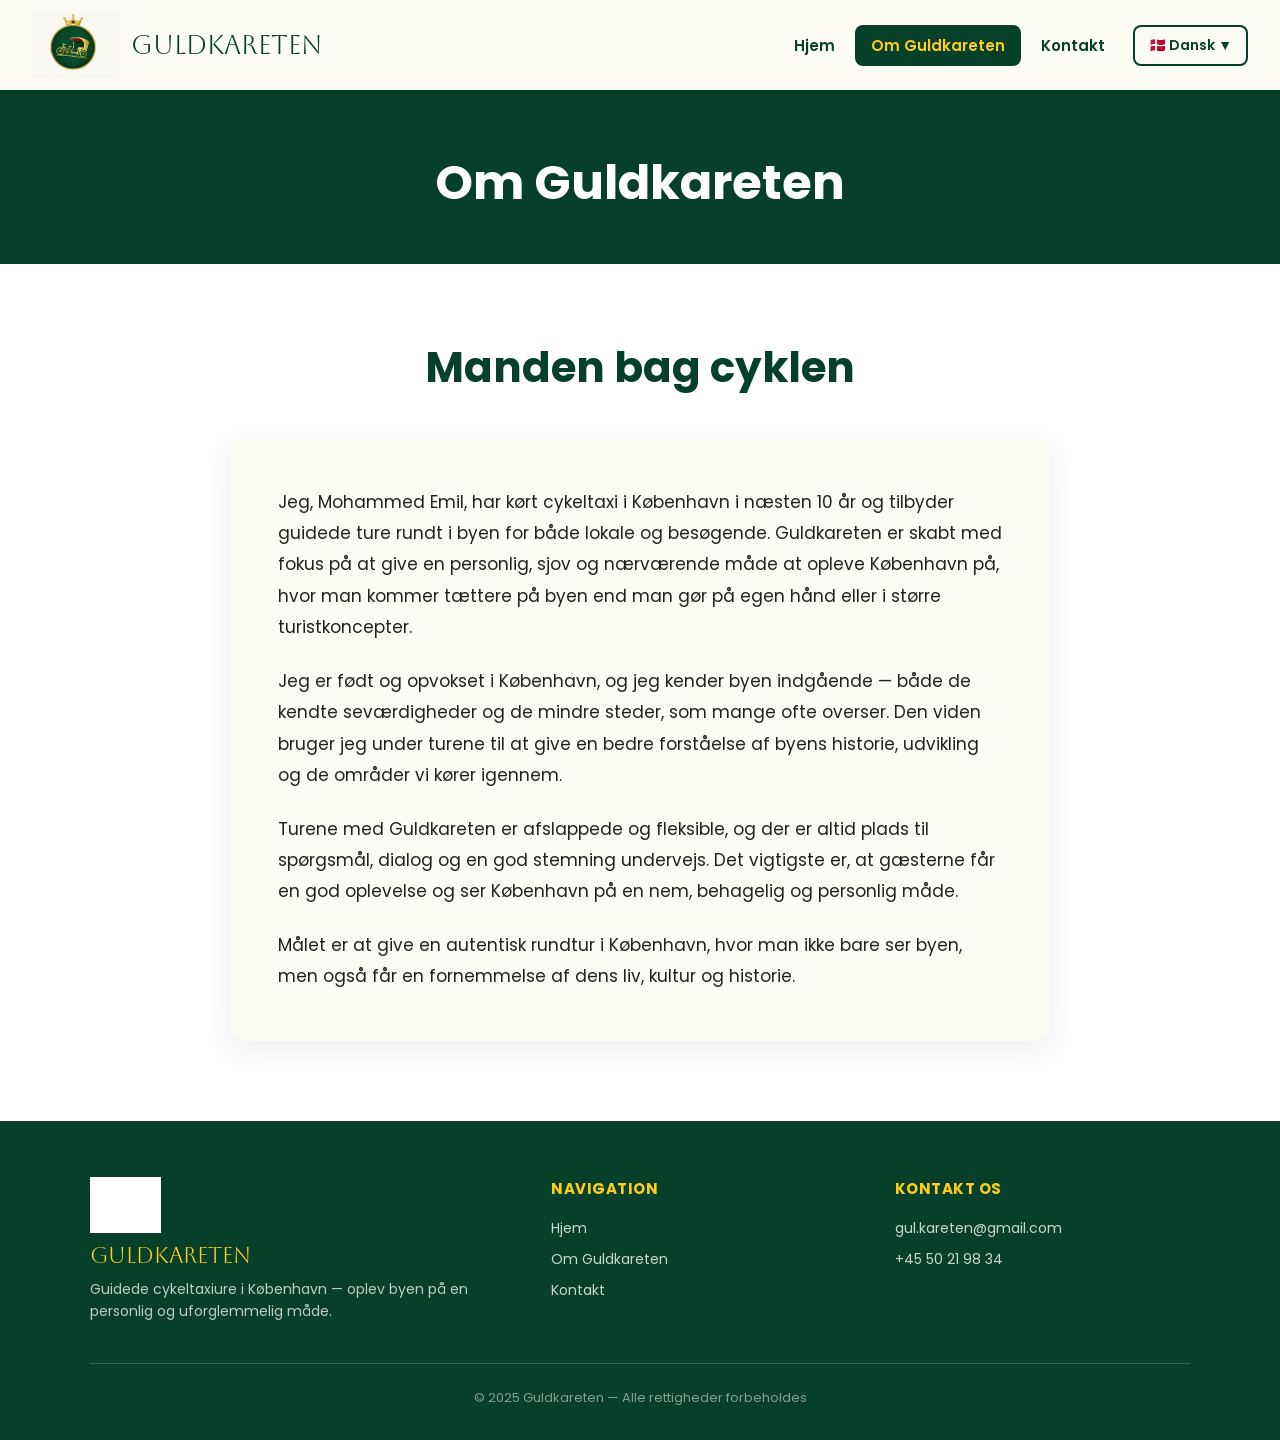
<file: omos.html>
﻿<!DOCTYPE html>
<html lang="da" dir="ltr">
<head>
    <meta charset="UTF-8">
    <meta name="viewport" content="width=device-width, initial-scale=1.0">
    <title>Om Guldkareten</title>
    <link rel="stylesheet" href="Ture.css">
</head>
<body>
    <header>
        <a href="index.html" class="header-brand">
            <img src="billeder/ChatGPT Image Jun 9, 2026, 02_54_41 PM.png" alt="Guldkareten logo">
            <span class="brand-name">Guldkareten</span>
        </a>
        <button class="hamburger" id="hamburger" aria-label="Åbn menu" aria-expanded="false">
            <span></span><span></span><span></span>
        </button>
        <nav id="nav">
            <a href="index.html" data-da="Hjem" data-en="Home" data-fr="Accueil" data-ar="الرئيسية" data-it="Casa" data-de="Startseite">Hjem</a>
            <a href="omos.html" class="aktiv" data-da="Om Guldkareten" data-en="About Guldkareten" data-fr="À propos" data-ar="عن غولدكارتن" data-it="Chi siamo" data-de="Über Guldkareten">Om Guldkareten</a>
            <a href="contact.html" data-da="Kontakt" data-en="Contact" data-fr="Contact" data-ar="اتصل بنا" data-it="Contatto" data-de="Kontakt">Kontakt</a>
            <div class="language-menu" id="languageMenu">
                <button class="language-btn" id="langBtn">🇩🇰 Dansk ▼</button>
                <div class="language-dropdown">
                    <a href="#" data-lang="da">🇩🇰 Dansk</a>
                    <a href="#" data-lang="en">🇬🇧 English</a>
                    <a href="#" data-lang="fr">🇫🇷 Français</a>
                    <a href="#" data-lang="ar">🇸🇦 العربية</a>
                    <a href="#" data-lang="it">🇮🇹 Italiano</a>
                    <a href="#" data-lang="de">🇩🇪 Deutsch</a>
                </div>
            </div>
        </nav>
    </header>

    <main>
        <section class="tur-hero">
            <h1 data-da="Om Guldkareten" data-en="About Guldkareten" data-fr="À propos de Guldkareten" data-ar="عن غولدكارتن" data-it="Chi siamo" data-de="Über Guldkareten">Om Guldkareten</h1>
        </section>

        <section class="about">
            <h2 data-da="Manden bag cyklen" data-en="The man behind the bike" data-fr="L'homme derrière le vélo" data-ar="الرجل وراء الدراجة" data-it="L'uomo dietro la bici" data-de="Der Mann hinter dem Fahrrad">Manden bag cyklen</h2>
            <div class="about-box">

                <div data-lang="da">
                    <p>Jeg, Mohammed Emil, har kørt cykeltaxi i København i næsten 10 år og tilbyder guidede ture rundt i byen for både lokale og besøgende. Guldkareten er skabt med fokus på at give en personlig, sjov og nærværende måde at opleve København på, hvor man kommer tættere på byen end man gør på egen hånd eller i større turistkoncepter.</p>
                    <p>Jeg er født og opvokset i København, og jeg kender byen indgående — både de kendte seværdigheder og de mindre steder, som mange ofte overser. Den viden bruger jeg under turene til at give en bedre forståelse af byens historie, udvikling og de områder vi kører igennem.</p>
                    <p>Turene med Guldkareten er afslappede og fleksible, og der er altid plads til spørgsmål, dialog og en god stemning undervejs. Det vigtigste er, at gæsterne får en god oplevelse og ser København på en nem, behagelig og personlig måde.</p>
                    <p>Målet er at give en autentisk rundtur i København, hvor man ikke bare ser byen, men også får en fornemmelse af dens liv, kultur og historie.</p>
                </div>

                <div data-lang="en" style="display:none">
                    <p>I, Mohammed Emil, have been riding taxi bikes in Copenhagen for almost 10 years, offering guided tours around the city for both locals and visitors. Guldkareten was created with a focus on providing a personal, fun, and engaging way to experience Copenhagen — getting closer to the city than you would on your own or in larger tourist concepts.</p>
                    <p>I was born and raised in Copenhagen, and I know the city thoroughly — both the famous landmarks and the smaller spots that many people often overlook. I use that knowledge during tours to provide a better understanding of the city's history, development, and the areas we cycle through.</p>
                    <p>Tours with Guldkareten are relaxed and flexible, and there is always room for questions, dialogue, and a great atmosphere along the way. The most important thing is that guests have a great experience and see Copenhagen in an easy, comfortable, and personal way.</p>
                    <p>The goal is to provide an authentic tour of Copenhagen, where you don't just see the city, but also get a sense of its life, culture, and history.</p>
                </div>

                <div data-lang="fr" style="display:none">
                    <p>Je suis Mohammed Emil et je conduis un vélo-taxi à Copenhague depuis près de 10 ans, proposant des visites guidées à travers la ville pour les habitants et les visiteurs. Guldkareten a été créé dans le but d'offrir une façon personnelle, amusante et engagée de découvrir Copenhague — en vous rapprochant de la ville comme vous ne pourriez pas le faire seul ou dans un grand circuit touristique.</p>
                    <p>Je suis né et j'ai grandi à Copenhague, et je connais la ville en profondeur — aussi bien les monuments célèbres que les petits endroits que beaucoup de gens ignorent souvent. J'utilise cette connaissance pendant les visites pour offrir une meilleure compréhension de l'histoire, du développement et des quartiers que nous traversons.</p>
                    <p>Les tours avec Guldkareten sont décontractés et flexibles, et il y a toujours de la place pour les questions, le dialogue et une bonne ambiance en chemin. L'essentiel est que les hôtes vivent une belle expérience et voient Copenhague d'une façon simple, agréable et personnelle.</p>
                    <p>L'objectif est d'offrir une visite authentique de Copenhague, où vous ne voyez pas seulement la ville, mais ressentez également sa vie, sa culture et son histoire.</p>
                </div>

                <div data-lang="ar" style="display:none">
                    <p>أنا محمد إميل، أقود دراجة التاكسي في كوبنهاغن منذ ما يقارب 10 سنوات، وأقدم جولات سياحية موجّهة عبر المدينة للسكان والزوار على حدٍّ سواء. تأسست غولدكارتن بهدف تقديم طريقة شخصية وممتعة وقريبة لاكتشاف كوبنهاغن، بحيث تقترب من المدينة أكثر مما قد تفعل بمفردك أو ضمن مجموعات سياحية كبيرة.</p>
                    <p>وُلدت ونشأت في كوبنهاغن، وأعرف المدينة معرفة عميقة — سواء المعالم الشهيرة أو الأماكن الصغيرة التي يغفل عنها كثيرون. أستخدم هذه المعرفة خلال الجولات لأمنحك فهماً أعمق لتاريخ المدينة وتطورها والأحياء التي نمر بها.</p>
                    <p>الجولات مع غولدكارتن مريحة ومرنة، وهناك دائماً مجال للأسئلة والحوار وأجواء رائعة على طول الطريق. الأهم هو أن يحظى الضيوف بتجربة ممتازة ويرون كوبنهاغن بطريقة سهلة ومريحة وشخصية.</p>
                    <p>الهدف هو تقديم جولة أصيلة في كوبنهاغن، حيث لا ترى المدينة فحسب، بل تشعر أيضاً بحياتها وثقافتها وتاريخها.</p>
                </div>

                <div data-lang="it" style="display:none">
                    <p>Io, Mohammed Emil, guido il taxi bici a Copenaghen da quasi 10 anni, offrendo tour guidati in tutta la città sia ai residenti che ai visitatori. Guldkareten è stato creato con l'obiettivo di offrire un modo personale, divertente e coinvolgente di vivere Copenaghen, avvicinandosi alla città più di quanto si farebbe da soli o in grandi circuiti turistici.</p>
                    <p>Sono nato e cresciuto a Copenaghen e conosco la città a fondo — sia i monumenti famosi che i posti più piccoli che molti spesso trascurano. Utilizzo questa conoscenza durante i tour per offrire una migliore comprensione della storia, dello sviluppo e dei quartieri attraverso cui pedaliamo.</p>
                    <p>I tour con Guldkareten sono rilassati e flessibili, e c'è sempre spazio per domande, dialogo e una grande atmosfera lungo il percorso. La cosa più importante è che gli ospiti abbiano una bella esperienza e vedano Copenaghen in modo semplice, confortevole e personale.</p>
                    <p>L'obiettivo è offrire un tour autentico di Copenaghen, dove non si vede solo la città, ma si percepisce anche la sua vita, la sua cultura e la sua storia.</p>
                </div>

                <div data-lang="de" style="display:none">
                    <p>Ich, Mohammed Emil, fahre seit fast 10 Jahren Fahrradtaxi in Kopenhagen und biete geführte Touren durch die Stadt für Einheimische und Besucher gleichermaßen an. Guldkareten wurde mit dem Ziel gegründet, eine persönliche, unterhaltsame und nahbare Art zu bieten, Kopenhagen zu erleben — näher an der Stadt als man es alleine oder in größeren Touristengruppen wäre.</p>
                    <p>Ich bin in Kopenhagen geboren und aufgewachsen und kenne die Stadt gründlich — sowohl die berühmten Sehenswürdigkeiten als auch die kleineren Orte, die viele Menschen oft übersehen. Dieses Wissen nutze ich während der Touren, um ein besseres Verständnis der Geschichte, der Entwicklung und der Viertel zu vermitteln, durch die wir fahren.</p>
                    <p>Die Touren mit Guldkareten sind entspannt und flexibel, und es gibt immer Platz für Fragen, Dialog und eine tolle Atmosphäre unterwegs. Das Wichtigste ist, dass die Gäste ein tolles Erlebnis haben und Kopenhagen auf eine einfache, angenehme und persönliche Art kennenlernen.</p>
                    <p>Das Ziel ist es, eine authentische Rundfahrt durch Kopenhagen zu bieten, bei der man die Stadt nicht nur sieht, sondern auch ihr Leben, ihre Kultur und ihre Geschichte spürt.</p>
                </div>

            </div>
        </section>
    </main>

    <footer>
        <div class="footer-inner">
            <div class="footer-brand">
                <img src="billeder/ChatGPT Image Jun 9, 2026, 02_54_41 PM.png" alt="Guldkareten logo">
                <span class="footer-brand-name">Guldkareten</span>
                <p data-da="Guidede cykeltaxiure i København — oplev byen på en personlig og uforglemmelig måde."
                   data-en="Guided taxi-bike tours in Copenhagen — experience the city in a personal and unforgettable way."
                   data-fr="Tours guidés en vélo-taxi à Copenhague — vivez la ville de façon personnelle et inoubliable."
                   data-ar="جولات دراجات التاكسي الموجهة في كوبنهاغن — اكتشف المدينة بطريقة شخصية لا تُنسى."
                   data-it="Tour guidati in taxi bici a Copenaghen — vivi la città in modo personale e indimenticabile."
                   data-de="Geführte Fahrradtaxi-Touren in Kopenhagen — erleben Sie die Stadt auf persönliche und unvergessliche Weise.">
                    Guidede cykeltaxiure i København — oplev byen på en personlig og uforglemmelig måde.
                </p>
            </div>
            <div class="footer-col">
                <h4 data-da="Navigation" data-en="Navigation" data-fr="Navigation" data-ar="التنقل" data-it="Navigazione" data-de="Navigation">Navigation</h4>
                <a href="index.html" data-da="Hjem" data-en="Home" data-fr="Accueil" data-ar="الرئيسية" data-it="Casa" data-de="Startseite">Hjem</a>
                <a href="omos.html" data-da="Om Guldkareten" data-en="About Guldkareten" data-fr="À propos" data-ar="عن غولدكارتن" data-it="Chi siamo" data-de="Über Guldkareten">Om Guldkareten</a>
                <a href="contact.html" data-da="Kontakt" data-en="Contact" data-fr="Contact" data-ar="اتصل بنا" data-it="Contatto" data-de="Kontakt">Kontakt</a>
            </div>
            <div class="footer-col">
                <h4 data-da="Kontakt os" data-en="Contact us" data-fr="Contactez-nous" data-ar="اتصل بنا" data-it="Contattaci" data-de="Kontakt">Kontakt os</h4>
                <a href="mailto:gul.kareten@gmail.com">gul.kareten@gmail.com</a>
                <a href="tel:+4550219834">+45 50 21 98 34</a>
            </div>
        </div>
        <div class="footer-bottom">
            <p data-da="© 2025 Guldkareten — Alle rettigheder forbeholdes"
               data-en="© 2025 Guldkareten — All rights reserved"
               data-fr="© 2025 Guldkareten — Tous droits réservés"
               data-ar="© 2025 غولدكارتن — جميع الحقوق محفوظة"
               data-it="© 2025 Guldkareten — Tutti i diritti riservati"
               data-de="© 2025 Guldkareten — Alle Rechte vorbehalten">
                © 2025 Guldkareten — Alle rettigheder forbeholdes
            </p>
        </div>
    </footer>

    <script src="Taxicykel.js"></script>
</body>
</html>
</file>
<file: Taxicykel.css>
@import url('shared.css');

/* ===================== BODY (FORSIDE) ===================== */
body {
    background-color: var(--roed);
}

/* ===================== HERO ===================== */
.hero {
    background-color: var(--roed);
    padding: 64px 20px 48px;
    text-align: center;
}

.hero h1 {
    font-family: 'Poppins', sans-serif;
    font-size: 56px;
    font-weight: 700;
    color: var(--hvid);
    text-shadow: 0 2px 12px rgba(0, 0, 0, 0.3);
    margin-bottom: 14px;
}

.hero p {
    font-family: 'Poppins', sans-serif;
    font-size: 18px;
    color: rgba(255, 255, 255, 0.85);
    max-width: 580px;
    margin: 0 auto;
    line-height: 1.6;
}

/* ===================== TURE-GRID ===================== */
.banner-wrapper {
    display: flex;
    flex-wrap: wrap;
    gap: 16px;
    padding: 24px;
    max-width: 1440px;
    margin: 0 auto;
}

.ture-container {
    position: relative;
    flex: 1 1 calc(33.333% - 16px);
    min-width: 280px;
    height: 420px;
    overflow: hidden;
    border-radius: 14px;
    cursor: pointer;
}

.ture-container img {
    width: 100%;
    height: 100%;
    object-fit: cover;
    object-position: center;
    display: block;
    transition: transform 0.45s ease;
}

.ture-container:hover img {
    transform: scale(1.05);
}

.ture-container::after {
    content: "";
    position: absolute;
    bottom: 0;
    left: 0;
    right: 0;
    height: 60%;
    background: linear-gradient(to top, rgba(0, 0, 0, 0.78) 0%, transparent 100%);
    pointer-events: none;
}

.image-text {
    position: absolute;
    bottom: 32px;
    left: 0;
    right: 0;
    z-index: 2;
    color: var(--hvid);
    text-align: center;
    padding: 0 20px;
}

.promo-text {
    font-family: 'Poppins', sans-serif;
    font-size: 26px;
    font-weight: 600;
    line-height: 1.2;
    color: var(--hvid);
    margin-bottom: 16px;
    text-shadow: 0 2px 10px rgba(0, 0, 0, 0.45);
}

.promo-button {
    display: inline-block;
    background-color: var(--gul);
    color: var(--moerk);
    text-decoration: none;
    padding: 12px 30px;
    font-family: 'Poppins', sans-serif;
    font-weight: 700;
    font-size: 15px;
    border-radius: 50px;
    transition: transform 0.2s ease, background-color 0.2s ease;
    box-shadow: 0 4px 16px rgba(0, 0, 0, 0.2);
}

.promo-button:hover {
    background-color: #f0c000;
    transform: scale(1.05);
}

/* ===================== PRISER ===================== */
.priser {
    background-color: var(--lys);
    padding: 72px 20px 64px;
    text-align: center;
    margin-top: 48px;
}

.priser h2 {
    font-family: 'Poppins', sans-serif;
    font-size: 42px;
    font-weight: 700;
    color: var(--groen);
    margin-bottom: 12px;
}

.priser .pris-intro {
    font-family: 'Poppins', sans-serif;
    font-size: 17px;
    color: #555;
    max-width: 580px;
    margin: 0 auto 48px;
    line-height: 1.7;
}

.pris-grid {
    display: flex;
    gap: 24px;
    justify-content: center;
    flex-wrap: wrap;
    max-width: 1000px;
    margin: 0 auto 40px;
}

.pris-kort {
    background-color: var(--hvid);
    border-radius: 18px;
    padding: 40px 32px;
    flex: 1 1 220px;
    max-width: 280px;
    box-shadow: 0 6px 28px rgba(0, 0, 0, 0.07);
    border: 2px solid transparent;
    transition: border-color 0.25s ease, transform 0.25s ease;
    text-align: center;
}

.pris-kort:hover {
    border-color: var(--groen);
    transform: translateY(-5px);
}

.pris-ikon {
    font-size: 40px;
    margin-bottom: 16px;
    display: block;
}

.pris-kort h3 {
    font-family: 'Poppins', sans-serif;
    font-size: 20px;
    font-weight: 700;
    color: var(--groen);
    margin-bottom: 8px;
}

.pris-varighed {
    font-family: 'Poppins', sans-serif;
    font-size: 13px;
    font-weight: 600;
    color: var(--roed);
    text-transform: uppercase;
    letter-spacing: 0.5px;
    margin-bottom: 12px;
}

.pris-kort p {
    font-family: 'Poppins', sans-serif;
    font-size: 14px;
    color: #666;
    line-height: 1.6;
}

.pris-note {
    font-family: 'Poppins', sans-serif;
    font-size: 14px;
    color: #999;
    font-style: italic;
    max-width: 480px;
    margin: 0 auto 36px;
}

.pris-beloeb {
    font-family: 'Poppins', sans-serif;
    font-size: 26px;
    font-weight: 700;
    color: var(--groen);
    margin: 10px 0 6px;
}

.pris-rate-info {
    font-family: 'Poppins', sans-serif;
    font-size: 15px;
    color: #444;
    font-weight: 500;
    max-width: 600px;
    margin: 0 auto 16px;
}

.pris-sprog-note {
    font-family: 'Poppins', sans-serif;
    font-size: 14px;
    font-style: italic;
    color: #888;
    max-width: 660px;
    margin: 0 auto 16px;
}

/* ===================== RESPONSIVE ===================== */
@media (max-width: 900px) {
    .hero h1 {
        font-size: 42px;
    }

    .ture-container {
        flex: 1 1 calc(50% - 16px);
    }
}

@media (max-width: 640px) {
    .hero h1 {
        font-size: 32px;
    }

    .hero p {
        font-size: 15px;
    }

    .ture-container {
        flex: 1 1 100%;
        height: 320px;
    }

    .promo-text {
        font-size: 22px;
    }

    .priser h2 {
        font-size: 32px;
    }

    .pris-kort {
        max-width: 100%;
    }
}
</file>
<file: brugerdefineret.css>
@import url('Ture.css');

/* ===================== BRUGERDEFINERET TUR (extra styles) ===================== */

.tur-hero {
    background: linear-gradient(135deg, var(--groen) 0%, #0a5c3a 100%);
}

.tur-hero .hero-subtitle {
    font-family: 'Poppins', sans-serif;
    font-size: 17px;
    color: rgba(255, 255, 255, 0.82);
    margin-top: 12px;
    max-width: 540px;
    margin-left: auto;
    margin-right: auto;
    line-height: 1.6;
}
</file>
<file: Ture.css>
@import url('shared.css');

/* ===================== BODY (TURSIDER) ===================== */
body {
    background-color: var(--hvid);
}

/* ===================== TUR-HERO ===================== */
.tur-hero {
    background-color: var(--groen);
    padding: 64px 20px 52px;
    text-align: center;
}

.tur-hero h1 {
    font-family: 'Poppins', sans-serif;
    font-size: 48px;
    font-weight: 700;
    color: var(--hvid);
    line-height: 1.2;
}

/* ===================== TURE-SEKTIONER ===================== */
.ture-sektioner {
    max-width: 1100px;
    margin: 0 auto;
    padding: 48px 20px;
    display: flex;
    flex-direction: column;
    gap: 32px;
}

.ture-section {
    background-color: var(--lys);
    padding: 36px;
    border-radius: 16px;
    box-shadow: 0 4px 20px rgba(0, 0, 0, 0.06);
}

.ture-title {
    font-family: 'Poppins', sans-serif;
    font-size: 26px;
    font-weight: 700;
    color: var(--groen);
    margin-bottom: 20px;
}

.ture-content {
    display: flex;
    gap: 32px;
    align-items: center;
}

/* ===================== BILLEDE ===================== */
.ture-image {
    flex: 0 0 340px;
    height: 240px;
    overflow: hidden;
    border-radius: 12px;
}

.ture-image img {
    width: 100%;
    height: 100%;
    object-fit: cover;
    display: block;
    transition: transform 0.4s ease;
}

.ture-image:hover img {
    transform: scale(1.03);
}

/* ===================== TEKST ===================== */
.ture-text {
    flex: 1;
    display: flex;
    flex-direction: column;
    gap: 10px;
}

.ture-meta {
    font-family: 'Poppins', sans-serif;
    font-size: 13px;
    font-weight: 600;
    color: var(--roed);
    text-transform: uppercase;
    letter-spacing: 0.5px;
}

.pris-tilbud {
    display: inline-block;
    font-family: 'Poppins', sans-serif;
    font-size: 14px;
    font-weight: 700;
    color: var(--groen);
    border: 2px solid var(--groen);
    border-radius: 20px;
    padding: 5px 16px;
    margin: 6px 0 4px;
    text-transform: none;
    letter-spacing: 0;
}

.ture-text p {
    font-family: 'Poppins', sans-serif;
    font-size: 15px;
    color: #333;
    line-height: 1.75;
}

/* ===================== SKIFTEVIS BILLEDE/TEKST ===================== */
.ture-section:nth-child(even) .ture-content {
    flex-direction: row-reverse;
}

/* ===================== TUR CTA ===================== */
.tur-cta {
    background-color: var(--groen);
    padding: 72px 20px;
    text-align: center;
}

.tur-cta h2 {
    font-family: 'Poppins', sans-serif;
    font-size: 36px;
    font-weight: 700;
    color: var(--hvid);
    margin-bottom: 14px;
}

.tur-cta p {
    font-family: 'Poppins', sans-serif;
    font-size: 17px;
    color: rgba(255, 255, 255, 0.82);
    max-width: 520px;
    margin: 0 auto 36px;
    line-height: 1.6;
}

/* ===================== OM OS SIDE ===================== */
.about {
    max-width: 860px;
    margin: 72px auto;
    padding: 0 20px;
}

.about h2 {
    text-align: center;
    font-family: 'Poppins', sans-serif;
    font-size: 42px;
    font-weight: 700;
    color: var(--groen);
    margin-bottom: 40px;
}

.about-box {
    background-color: var(--lys);
    padding: 48px;
    border-radius: 16px;
    box-shadow: 0 8px 32px rgba(0, 0, 0, 0.08);
}

.about-box p {
    font-family: 'Poppins', sans-serif;
    font-size: 17px;
    line-height: 1.85;
    color: #222;
    margin-bottom: 22px;
}

.about-box p:last-child {
    margin-bottom: 0;
}

/* ===================== RESPONSIVE ===================== */
@media (max-width: 860px) {
    .tur-hero h1 {
        font-size: 36px;
    }

    .ture-content {
        flex-direction: column !important;
    }

    .ture-section:nth-child(even) .ture-content {
        flex-direction: column !important;
    }

    .ture-image {
        flex: none;
        width: 100%;
        height: 220px;
    }

    .ture-section {
        padding: 24px;
    }

    .tur-cta h2 {
        font-size: 28px;
    }

    .about-box {
        padding: 28px;
    }
}

@media (max-width: 560px) {
    .tur-hero h1 {
        font-size: 28px;
    }

    .ture-title {
        font-size: 22px;
    }

    .about h2 {
        font-size: 32px;
    }
}
</file>
